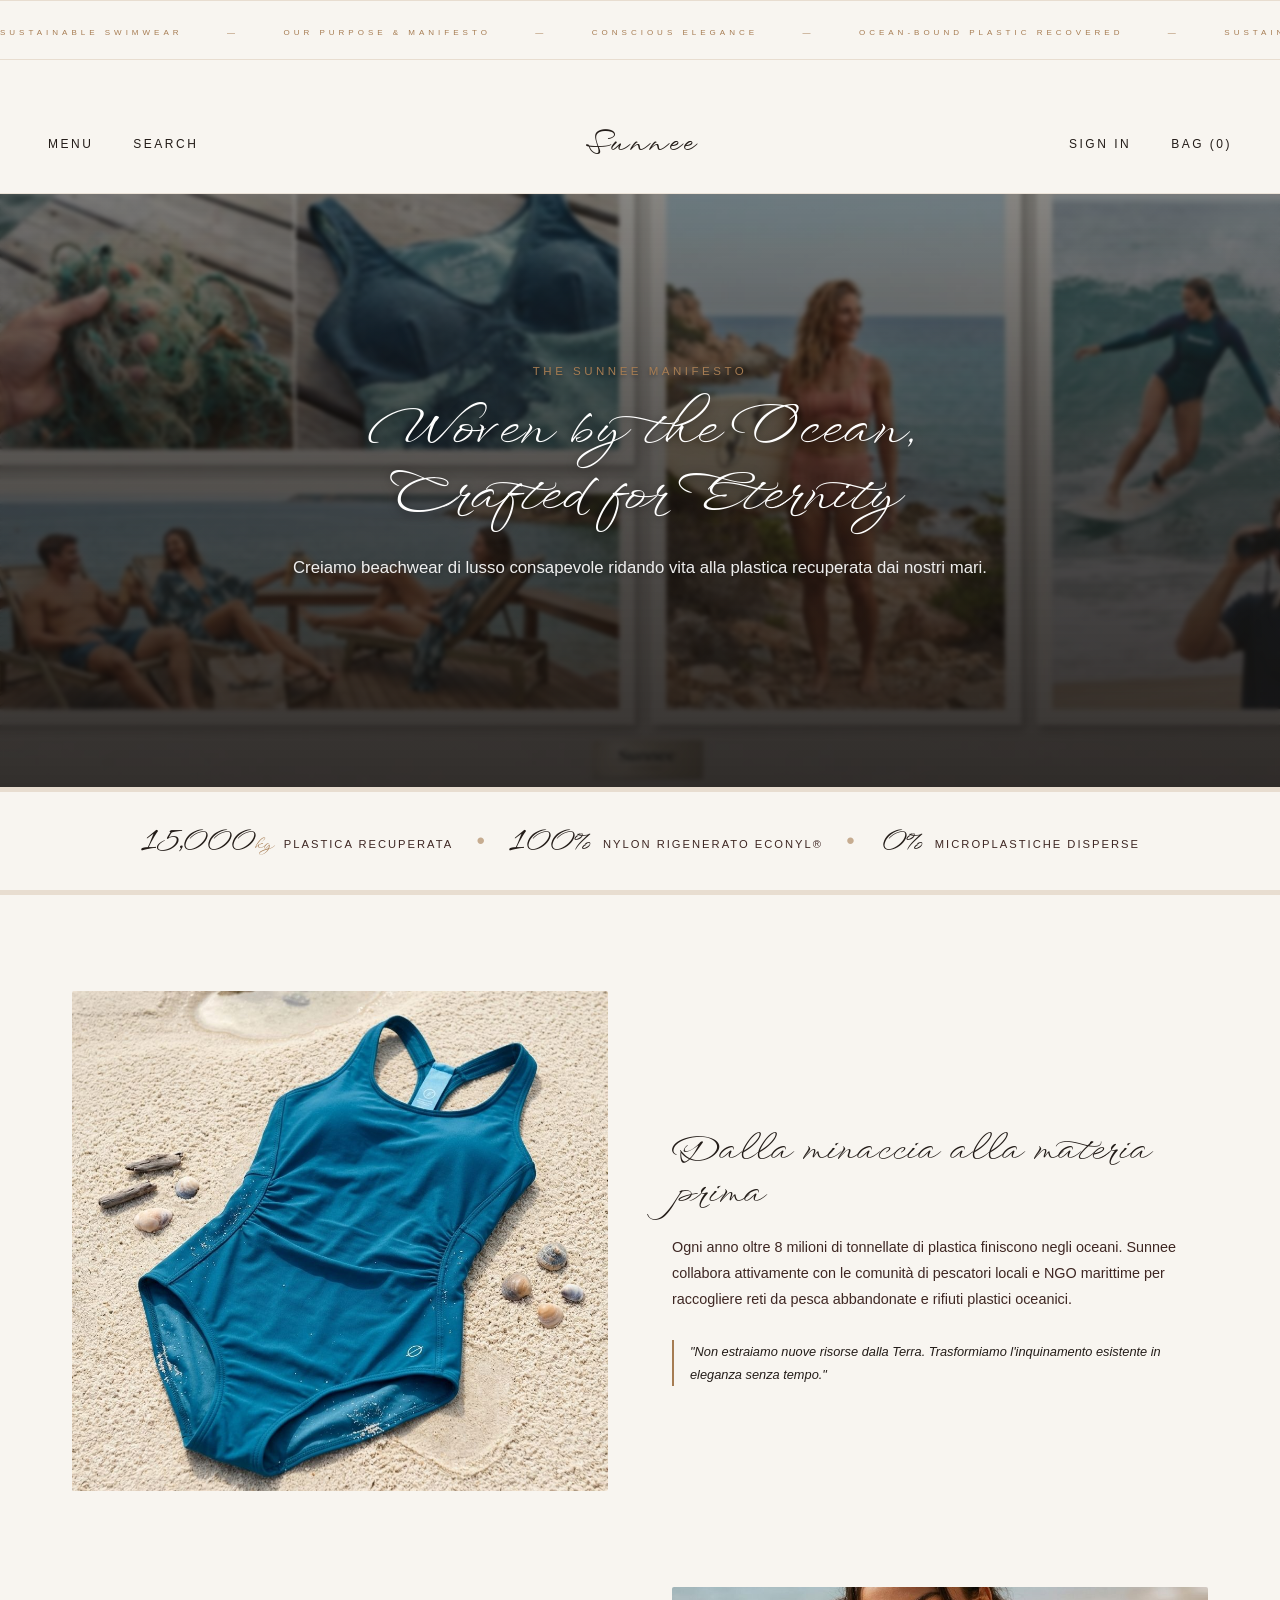
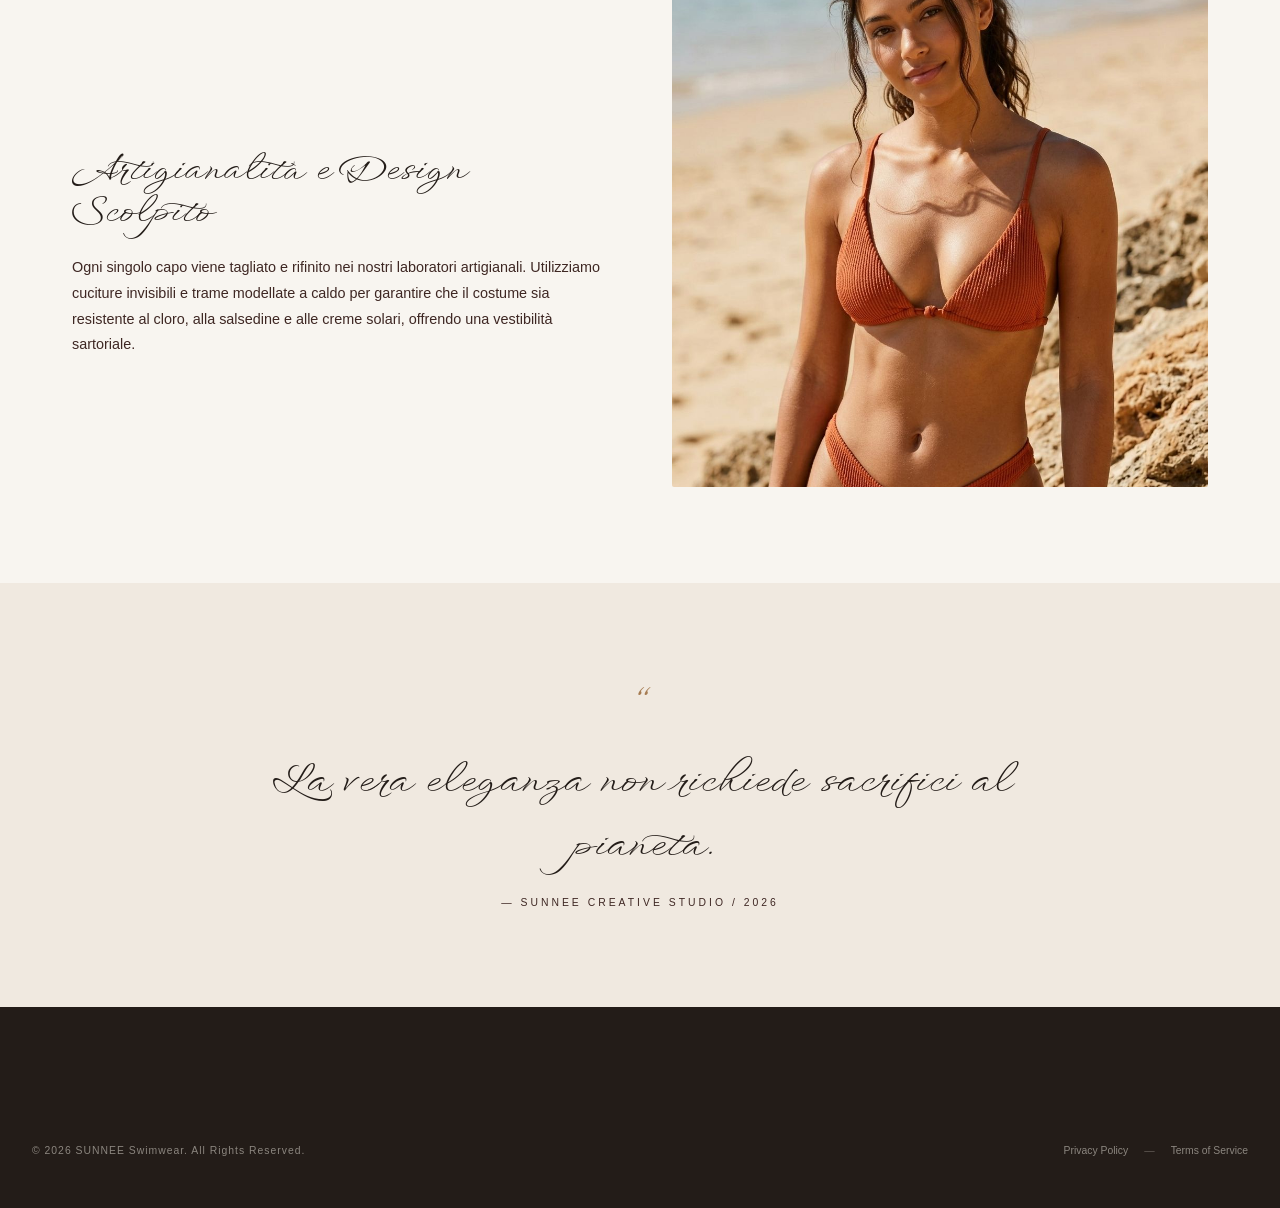
<file: about.html>
<!DOCTYPE html>
<html lang="it">
<head>
    <meta charset="UTF-8">
    <meta name="viewport" content="width=device-width, initial-scale=1.0">
    <title>Our Story & Purpose — Sunnee Sustainable Beachwear</title>
    <!-- Google Fonts -->
    <link rel="preconnect" href="https://fonts.googleapis.com">
    <link rel="preconnect" href="https://fonts.gstatic.com" crossorigin>
    <link href="https://fonts.googleapis.com/css2?family=Playfair+Display+SC:ital,wght@0,400;0,700;0,900;1,400;1,700;1,900&family=WindSong:wght@400;500&family=Montserrat:wght@300;400;500&display=swap" rel="stylesheet">
    <link rel="icon" href="assets/favicon/favicon.ico">
    <link rel="stylesheet" href="assets/css/style.css">
    <link rel="stylesheet" href="assets/css/about.css">
</head>
<body class="sunnee-about-page">

    <!-- 1. Ticker Bar Desktop -->
    <div class="ticker-desktop-bar ticker-standalone-wrap">
        <div class="ticker-move">
            <span class="ticker-item">SUSTAINABLE SWIMWEAR</span>
            <span class="ticker-item">—</span>
            <span class="ticker-item">OUR PURPOSE & MANIFESTO</span>
            <span class="ticker-item">—</span>
            <span class="ticker-item">CONSCIOUS ELEGANCE</span>
            <span class="ticker-item">—</span>
            <span class="ticker-item">OCEAN-BOUND PLASTIC RECOVERED</span>
            <span class="ticker-item">—</span>
            <!-- Duplicato per loop continuo -->
            <span class="ticker-item">SUSTAINABLE SWIMWEAR</span>
            <span class="ticker-item">—</span>
            <span class="ticker-item">OUR PURPOSE & MANIFESTO</span>
            <span class="ticker-item">—</span>
            <span class="ticker-item">CONSCIOUS ELEGANCE</span>
            <span class="ticker-item">—</span>
            <span class="ticker-item">OCEAN-BOUND PLASTIC RECOVERED</span>
            <span class="ticker-item">—</span>
        </div>
    </div>

    <!-- 2. Header & Navbar Globale -->
    <header class="header header--light">
        <div class="nav-container">
            <nav class="nav-left desktop-nav">
                <a href="#" id="menuTriggerBtn" class="nav-trigger">Menu</a>
                <a href="#" id="searchTriggerBtn" class="nav-trigger">Search</a>
            </nav>

            <nav class="nav-left mobile-nav">
                <button class="hamburger-btn" id="hamburgerBtn" aria-label="Menu" aria-expanded="false">
                    <span class="line"></span>
                    <span class="line"></span>
                    <span class="line"></span>
                </button>
            </nav>

            <a href="index.html" class="logo">Sunnee</a>

            <nav class="nav-right desktop-nav">
                <a href="account.html">Sign In</a>
                <a href="bag.html" class="bag-count">Bag (<span class="bag-num">0</span>)</a>
            </nav>

            <nav class="nav-right mobile-nav">
                <a href="#" class="nav-icon-link search-trigger-mobile" aria-label="Cerca">
                    <svg width="15" height="15" viewBox="0 0 24 24" fill="none" stroke="currentColor" stroke-width="1.5"><circle cx="11" cy="11" r="8"/><line x1="21" y1="21" x2="16.65" y2="16.65"/></svg>
                </a>
                <a href="bag.html" class="nav-icon-link bag-icon" aria-label="Carrello">
                    <svg width="15" height="15" viewBox="0 0 24 24" fill="none" stroke="currentColor" stroke-width="1.5"><path d="M6 2L3 6v14a2 2 0 0 0 2 2h14a2 2 0 0 0 2-2V6l-3-4z"/><line x1="3" y1="6" x2="21" y2="6"/><path d="M16 10a4 4 0 0 1-8 0"/></svg>
                    <span class="bag-count bag-num">0</span>
                </a>
            </nav>
        </div>
    </header>

    <main class="about-main">

        <!-- HERO SECTION EDITORIALE -->
        <section class="about-hero">
            <div class="about-hero-overlay"></div>
            <img src="assets/images/backgrounds/bg-about.jpg" alt="Sunnee Atmosphere" class="about-hero-bg">
            <div class="about-hero-content">
                <span class="hero-tag">THE SUNNEE MANIFESTO</span>
                <h1 class="hero-title">Woven by the Ocean, Crafted for Eternity</h1>
                <p class="hero-subtitle">
                    Creiamo beachwear di lusso consapevole ridando vita alla plastica recuperata dai nostri mari.
                </p>
            </div>
        </section>

        <!-- STATS IMPACT METRICS (Versione Minimal & Chic) -->
        <section class="about-impact">
            <div class="impact-container">
                <div class="impact-card">
                    <span class="impact-number">15,000<small>kg</small></span>
                    <span class="impact-label">Plastica Recuperata</span>
                </div>
                <span class="impact-sep">•</span>
                <div class="impact-card">
                    <span class="impact-number">100%</span>
                    <span class="impact-label">Nylon Rigenerato ECONYL®</span>
                </div>
                <span class="impact-sep">•</span>
                <div class="impact-card">
                    <span class="impact-number">0%</span>
                    <span class="impact-label">Microplastiche Disperse</span>
                </div>
            </div>
        </section>

        <!-- STORY SECTION: GRIGLIA ALTERNATA -->
        <section class="about-story">
            
            <div class="story-row">
                <div class="story-img-wrap">
                    <img src="assets/images/products/set3.jpg" alt="Ocean Regeneration Process">
                </div>
                <div class="story-text-wrap">
                    <span class="story-step">01 / DALL'OCEANO AL FILATO</span>
                    <h2>Dalla minaccia alla materia prima</h2>
                    <p>
                        Ogni anno oltre 8 milioni di tonnellate di plastica finiscono negli oceani. Sunnee collabora attivamente con le comunità di pescatori locali e NGO marittime per raccogliere reti da pesca abbandonate e rifiuti plastici oceanici.
                    </p>
                    <p class="story-quote">
                        "Non estraiamo nuove risorse dalla Terra. Trasformiamo l'inquinamento esistente in eleganza senza tempo."
                    </p>
                </div>
            </div>

            <div class="story-row reverse">
                <div class="story-img-wrap">
                    <img src="assets/images/models/model1.jpg" alt="Artisanal Tailoring">
                </div>
                <div class="story-text-wrap">
                    <span class="story-step">02 / MAESTRIA ARTIGIANALE</span>
                    <h2>Artigianalità e Design Scolpito</h2>
                    <p>
                        Ogni singolo capo viene tagliato e rifinito nei nostri laboratori artigianali. Utilizziamo cuciture invisibili e trame modellate a caldo per garantire che il costume sia resistente al cloro, alla salsedine e alle creme solari, offrendo una vestibilità sartoriale.
                    </p>
                </div>
            </div>

        </section>

        <!-- BANNER PHILOSOPHY -->
        <section class="about-quote-banner">
            <div class="quote-content">
                <span class="quote-symbol">“</span>
                <h3>La vera eleganza non richiede sacrifici al pianeta.</h3>
                <span class="quote-author">— SUNNEE CREATIVE STUDIO / 2026</span>
            </div>
        </section>

    </main>

    <!-- SEARCH OVERLAY -->
    <div class="search-overlay" id="searchOverlay" aria-hidden="true">
        <div class="search-container">
            <button class="search-close-btn" id="searchCloseBtn" aria-label="Chiudi ricerca">&times;</button>
            <div class="search-input-wrap">
                <span class="search-icon">
                    <svg width="20" height="20" viewBox="0 0 24 24" fill="none" stroke="currentColor" stroke-width="1.5"><circle cx="11" cy="11" r="8"/><line x1="21" y1="21" x2="16.65" y2="16.65"/></svg>
                </span>
                <input type="text" id="searchInput" placeholder="Cerca bikini, interi, accessori sostenibili..." autocomplete="off">
            </div>
        </div>
    </div>

    <!-- MOBILE DRAWER MENU -->
    <div class="mobile-drawer-overlay" id="mobileDrawerOverlay"></div>
    <aside class="mobile-drawer" id="mobileDrawer" aria-hidden="true">
        <div class="drawer-header">
            <span class="drawer-logo">Sunnee</span>
            <button class="drawer-close-btn" id="drawerCloseBtn" aria-label="Chiudi menu">&times;</button>
        </div>
        <nav class="drawer-nav">
            <ul>
                <li><a href="index.html" class="drawer-link">Home</a></li>
                <li><a href="shop.html" class="drawer-link">Shop</a></li>
                <li><a href="about.html" class="drawer-link active">Chi Siamo</a></li>
                <li><a href="account.html" class="drawer-link">Il mio Account</a></li>
            </ul>
        </nav>
    </aside>

    <!-- FOOTER SINCRONIZZATO -->
    <footer class="site-footer">
        <div class="footer-container">
            <div class="footer-bottom-row">
                <div class="copyright">
                    <p>© 2026 SUNNEE Swimwear. All Rights Reserved.</p>
                </div>
                <div class="legal-links">
                    <a href="privacy.html">Privacy Policy</a>
                    <span>&mdash;</span>
                    <a href="terms.html">Terms of Service</a>
                </div>
            </div>
        </div>
    </footer>

    <!-- SCRIPT INTERATTIVITÀ -->
    <script src="assets/js/main.js"></script>
</body>
</html>
</file>
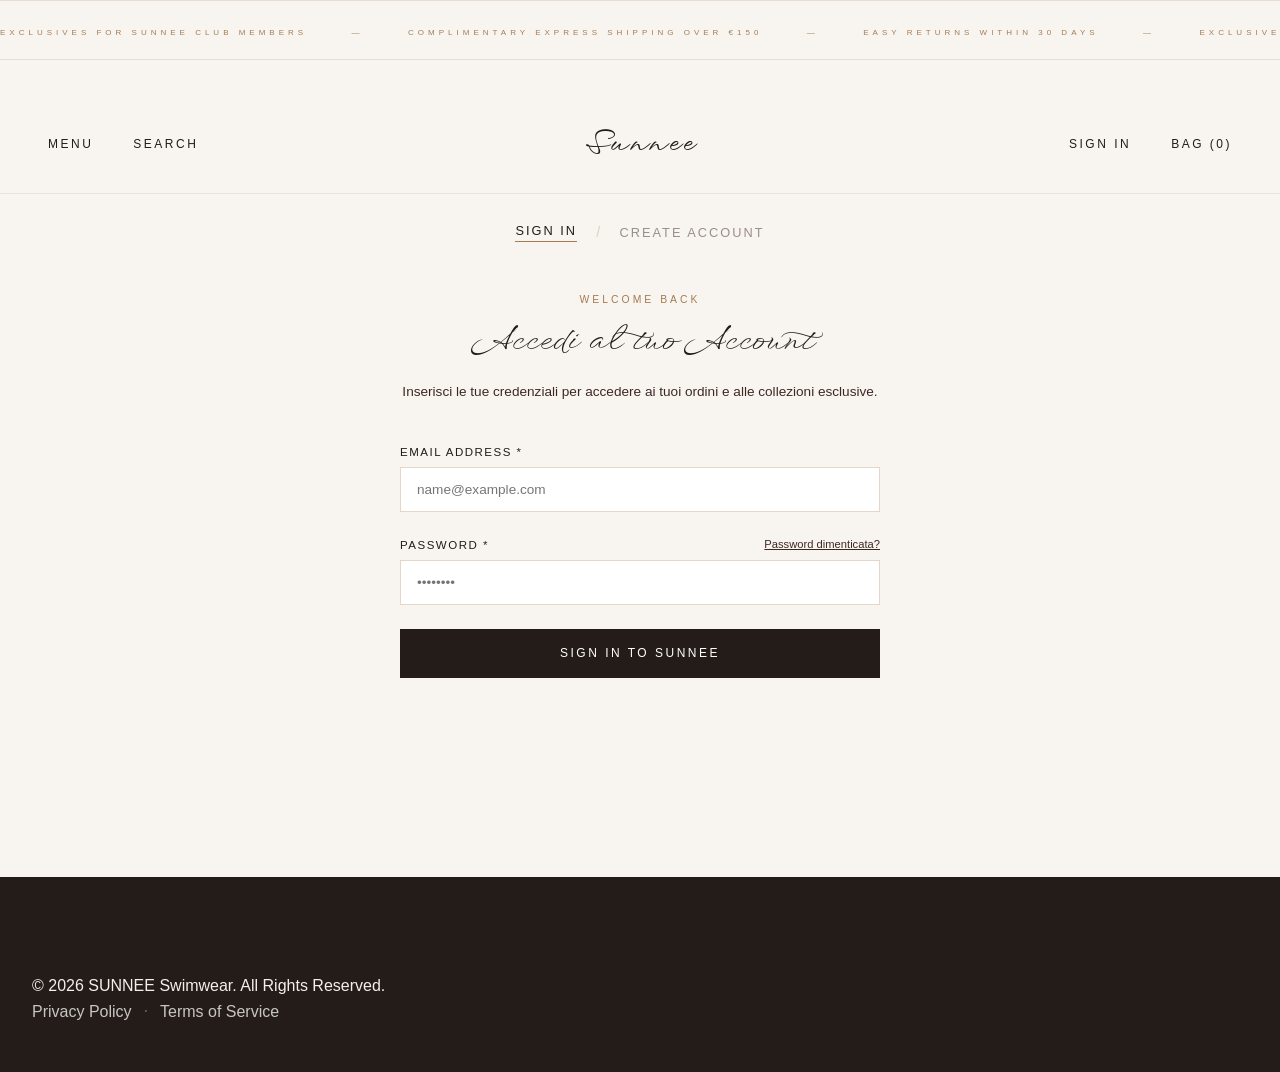
<file: account.html>
<!DOCTYPE html>
<html lang="it">
<head>
    <meta charset="UTF-8">
    <meta name="viewport" content="width=device-width, initial-scale=1.0">
    <title>My Account — Sunnee Sustainable Beachwear</title>
    <!-- Google Fonts -->
    <link rel="preconnect" href="https://fonts.googleapis.com">
    <link rel="preconnect" href="https://fonts.gstatic.com" crossorigin>
    <link href="https://fonts.googleapis.com/css2?family=Playfair+Display+SC:ital,wght@0,400;0,700;0,900;1,400;1,700;1,900&family=WindSong:wght@400;500&family=Montserrat:wght@300;400;500&display=swap" rel="stylesheet">
    <link rel="icon" href="assets/favicon/favicon.ico">
    <link rel="stylesheet" href="assets/css/style.css">
    <link rel="stylesheet" href="assets/css/account.css">
</head>
<body class="sunnee-account-page">

    <!-- 1. Ticker Bar Desktop -->
    <div class="ticker-desktop-bar ticker-standalone-wrap">
        <div class="ticker-move">
            <span class="ticker-item">EXCLUSIVES FOR SUNNEE CLUB MEMBERS</span>
            <span class="ticker-item">—</span>
            <span class="ticker-item">COMPLIMENTARY EXPRESS SHIPPING OVER €150</span>
            <span class="ticker-item">—</span>
            <span class="ticker-item">EASY RETURNS WITHIN 30 DAYS</span>
            <span class="ticker-item">—</span>
            <!-- Duplicato per loop -->
            <span class="ticker-item">EXCLUSIVES FOR SUNNEE CLUB MEMBERS</span>
            <span class="ticker-item">—</span>
            <span class="ticker-item">COMPLIMENTARY EXPRESS SHIPPING OVER €150</span>
            <span class="ticker-item">—</span>
            <span class="ticker-item">EASY RETURNS WITHIN 30 DAYS</span>
            <span class="ticker-item">—</span>
        </div>
    </div>

    <!-- 2. Header & Navbar Globale -->
    <header class="header header--light">
        <div class="nav-container">
            <nav class="nav-left desktop-nav">
                <a href="#" id="menuTriggerBtn" class="nav-trigger">Menu</a>
                <a href="#" id="searchTriggerBtn" class="nav-trigger">Search</a>
            </nav>

            <nav class="nav-left mobile-nav">
                <button class="hamburger-btn" id="hamburgerBtn" aria-label="Menu">
                    <span class="line"></span>
                    <span class="line"></span>
                    <span class="line"></span>
                </button>
            </nav>

            <a href="index.html" class="logo">Sunnee</a>

            <nav class="nav-right desktop-nav">
                <a href="account.html" class="active">Sign In</a>
                <a href="bag.html" class="bag-count">Bag (<span class="bag-num">0</span>)</a>
            </nav>

            <nav class="nav-right mobile-nav">
            <a href="#" class="nav-icon-link search-trigger-mobile" aria-label="Cerca">
                <svg width="15" height="15" viewBox="0 0 24 24" fill="none" stroke="currentColor" stroke-width="1.5"><circle cx="11" cy="11" r="8"/><line x1="21" y1="21" x2="16.65" y2="16.65"/></svg>
            </a>
            <a href="bag.html" class="nav-icon-link bag-icon" aria-label="Carrello">
                <svg width="15" height="15" viewBox="0 0 24 24" fill="none" stroke="currentColor" stroke-width="1.5"><path d="M6 2L3 6v14a2 2 0 0 0 2 2h14a2 2 0 0 0 2-2V6l-3-4z"/><line x1="3" y1="6" x2="21" y2="6"/><path d="M16 10a4 4 0 0 1-8 0"/></svg>
                <span class="bag-count bag-num">0</span>
            </a>
        </nav>
        </div>
    </header>

    <main class="account-main">
        <div class="account-container">
            
            <!-- SEZIONE AUTHENTICATION (LOGIN / REGISTER) -->
            <div class="auth-wrapper" id="authSection">
                <div class="auth-tabs">
                    <button class="tab-btn active" id="tabLoginBtn" onclick="switchTab('login')">SIGN IN</button>
                    <span class="tab-sep">/</span>
                    <button class="tab-btn" id="tabRegisterBtn" onclick="switchTab('register')">CREATE ACCOUNT</button>
                </div>

                <!-- FORM ACCEDI -->
                <form class="auth-form active" id="loginForm" onsubmit="handleAuthSim(event, 'login')">
                    <span class="form-tag">WELCOME BACK</span>
                    <h2 class="form-title">Accedi al tuo Account</h2>
                    <p class="form-sub">Inserisci le tue credenziali per accedere ai tuoi ordini e alle collezioni esclusive.</p>

                    <div class="input-group">
                        <label for="loginEmail">Email Address *</label>
                        <input type="email" id="loginEmail" required placeholder="name@example.com">
                    </div>

                    <div class="input-group">
                        <div class="label-row">
                            <label for="loginPassword">Password *</label>
                            <a href="#" class="forgot-pass" id="forgotPassLink">Password dimenticata?</a>
                        </div>
                        <input type="password" id="loginPassword" required placeholder="••••••••">
                    </div>

                    <button type="submit" class="btn-account-submit">SIGN IN TO SUNNEE</button>
                </form>

                <!-- FORM REGISTRAZIONE -->
                <form class="auth-form" id="registerForm" onsubmit="handleAuthSim(event, 'register')">
                    <span class="form-tag">JOIN THE SUNNEE CLUB</span>
                    <h2 class="form-title">Crea un nuovo Account</h2>
                    <p class="form-sub">Registrati per un checkout più rapido e per accedere a promozioni riservate.</p>

                    <div class="form-row-2col">
                        <div class="input-group">
                            <label for="regFirstName">Nome *</label>
                            <input type="text" id="regFirstName" required placeholder="Elena">
                        </div>
                        <div class="input-group">
                            <label for="regLastName">Cognome *</label>
                            <input type="text" id="regLastName" required placeholder="Rossi">
                        </div>
                    </div>

                    <div class="input-group">
                        <label for="regEmail">Email Address *</label>
                        <input type="email" id="regEmail" required placeholder="name@example.com">
                    </div>

                    <div class="input-group">
                        <label for="regPassword">Password *</label>
                        <input type="password" id="regPassword" required placeholder="Almeno 8 caratteri">
                    </div>

                    <div class="checkbox-group">
                        <input type="checkbox" id="regNewsletter" checked>
                        <label for="regNewsletter">Desidero ricevere anteprime esclusive e aggiornamenti sulla sostenibilità.</label>
                    </div>

                    <button type="submit" class="btn-account-submit">CREATE ACCOUNT</button>
                </form>
            </div>

            <!-- DASHBOARD UTENTE (SIMULAZIONE UTENTE LOGGATO) -->
            <div class="dashboard-wrapper" id="dashboardSection" style="display: none;">
                <div class="dashboard-header">
                    <div>
                        <span class="dash-tag">SUNNEE MEMBER</span>
                        <h1 class="dash-title">Benvenuta, <span id="userNameDisplay">Elena</span></h1>
                    </div>
                    <button class="btn-logout" onclick="handleLogout()">DISCONNETTI</button>
                </div>

                <div class="dashboard-grid">
                    <!-- Navigazione Schede Account -->
                    <aside class="dash-nav">
                        <button class="dash-nav-btn active" onclick="switchDashTab('orders', this)">
                            <svg width="16" height="16" viewBox="0 0 24 24" fill="none" stroke="currentColor" stroke-width="1.5"><path d="M6 2L3 6v14a2 2 0 0 0 2 2h14a2 2 0 0 0 2-2V6l-3-4z"/><line x1="3" y1="6" x2="21" y2="6"/></svg>
                            I miei Ordini
                        </button>
                        <button class="dash-nav-btn" onclick="switchDashTab('addresses', this)">
                            <svg width="16" height="16" viewBox="0 0 24 24" fill="none" stroke="currentColor" stroke-width="1.5"><path d="M21 10c0 7-9 13-9 13s-9-6-9-13a9 9 0 0 1 18 0z"/><circle cx="12" cy="10" r="3"/></svg>
                            Indirizzi di Spedizione
                        </button>
                        <button class="dash-nav-btn" onclick="switchDashTab('details', this)">
                            <svg width="16" height="16" viewBox="0 0 24 24" fill="none" stroke="currentColor" stroke-width="1.5"><path d="M20 21v-2a4 4 0 0 0-4-4H8a4 4 0 0 0-4 4v2"/><circle cx="12" cy="7" r="4"/></svg>
                            Dettagli Profilo
                        </button>
                    </aside>

                    <!-- Contenuto Schede -->
                    <div class="dash-content">
                        
                        <!-- TAB ORDINI -->
                        <div class="dash-tab-pane active" id="paneOrders">
                            <h3 class="pane-title">Storico Ordini</h3>
                            
                            <div class="order-card">
                                <div class="order-header-row">
                                    <div>
                                        <span class="order-num">Ordine #SN-2026-8891</span>
                                        <span class="order-date">12 Ottobre 2026</span>
                                    </div>
                                    <span class="order-status badge-delivered">Consegnato</span>
                                </div>
                                <div class="order-items-thumb">
                                    <img src="assets/images/products/set1.jpg" alt="Palmera Top">
                                    <img src="assets/images/products/set2.jpg" alt="Sol Bikini">
                                </div>
                                <div class="order-footer-row">
                                    <span class="order-total">Totale: <strong>€137.00</strong></span>
                                    <a href="#" class="btn-order-details" data-order="SN-2026-8891">Vedi Dettagli &rarr;</a>
                                </div>
                            </div>
                        </div>

                        <!-- TAB INDIRIZZI -->
                        <div class="dash-tab-pane" id="paneAddresses" style="display: none;">
                            <h3 class="pane-title">Indirizzi Salvati</h3>
                            <div class="address-card">
                                <span class="default-badge">PREDEFINITO</span>
                                <h4 id="addrName">Elena Rossi</h4>
                                <p id="addrLines">Via della Spiga, 12<br>20121 Milano (MI), Italia</p>
                                <p id="addrPhone">Tel: +39 340 123 4567</p>
                                <button class="btn-edit-address" id="editAddressBtn">Modifica Indirizzo</button>
                            </div>
                        </div>

                        <!-- TAB DETTAGLI -->
                        <div class="dash-tab-pane" id="paneDetails" style="display: none;">
                            <h3 class="pane-title">Informazioni Personali</h3>
                            <form class="profile-form" id="profileForm">
                                <div class="form-row-2col">
                                    <div class="input-group">
                                        <label for="profileFirst">Nome</label>
                                        <input type="text" id="profileFirst" value="Elena" required>
                                    </div>
                                    <div class="input-group">
                                        <label for="profileLast">Cognome</label>
                                        <input type="text" id="profileLast" value="Rossi" required>
                                    </div>
                                </div>
                                <div class="input-group">
                                    <label for="profileEmail">Email</label>
                                    <input type="email" id="profileEmail" value="elena.rossi@example.com" required>
                                </div>
                                <button type="submit" class="btn-account-submit" style="width: auto; padding: 0.8rem 2rem;">SALVA MODIFICHE</button>
                                <p class="form-saved" id="profileSaved" role="status"></p>
                            </form>
                        </div>
                    </div>
                </div>
            </div>

        </div>
    </main>

    <!-- SEARCH OVERLAY -->
    <div class="search-overlay" id="searchOverlay" aria-hidden="true">
        <div class="search-container">
            <button class="search-close-btn" id="searchCloseBtn" aria-label="Chiudi ricerca">&times;</button>
            <div class="search-input-wrap">
                <span class="search-icon">
                    <svg width="20" height="20" viewBox="0 0 24 24" fill="none" stroke="currentColor" stroke-width="1.5"><circle cx="11" cy="11" r="8"/><line x1="21" y1="21" x2="16.65" y2="16.65"/></svg>
                </span>
                <input type="text" placeholder="Cerca bikini, interi, accessori sostenibili..." autocomplete="off">
            </div>
        </div>
    </div>

    <!-- MOBILE DRAWER MENU -->
    <div class="mobile-drawer-overlay" id="mobileDrawerOverlay"></div>
    <aside class="mobile-drawer" id="mobileDrawer" aria-hidden="true">
        <div class="drawer-header">
            <span class="drawer-logo">Sunnee</span>
            <button class="drawer-close-btn" id="drawerCloseBtn" aria-label="Chiudi menu">&times;</button>
        </div>
        <nav class="drawer-nav">
            <ul>
                <li><a href="index.html" class="drawer-link">Home</a></li>
                <li><a href="shop.html" class="drawer-link">Shop</a></li>
                <li><a href="about.html" class="drawer-link">Chi Siamo</a></li>
                <li><a href="account.html" class="drawer-link active">Il mio Account</a></li>
            </ul>
        </nav>
    </aside>

    <!-- FOOTER SINCRONIZZATO -->
    <footer class="site-footer shop-footer-compact">
        <div class="footer-container">
            <div class="footer-content-row">
                <div class="copyright">
                    <p>© 2026 SUNNEE Swimwear. All Rights Reserved.</p>
                </div>
                <div class="legal-links">
                    <a href="privacy.html">Privacy Policy</a>
                    <span class="dot">•</span>
                    <a href="terms.html">Terms of Service</a>
                </div>
            </div>
        </div>
    </footer>

    <!-- POPUP DI SIMULAZIONE (password dimenticata, dettagli ordine) -->
    <div class="sim-modal" id="simModal" aria-hidden="true">
        <div class="sim-modal-box" role="dialog" aria-modal="true" aria-labelledby="simTitle">
            <button class="sim-close" id="simClose" aria-label="Chiudi">&times;</button>
            <h3 id="simTitle"></h3>
            <div id="simBody"></div>
        </div>
    </div>

    <!-- SCRIPT GESTIONE SCHEDE & AUTENTICAZIONE SIMULATA -->
    <script src="assets/js/main.js"></script>
    <script src="assets/js/account.js"></script>
</body>
</html>
</file>
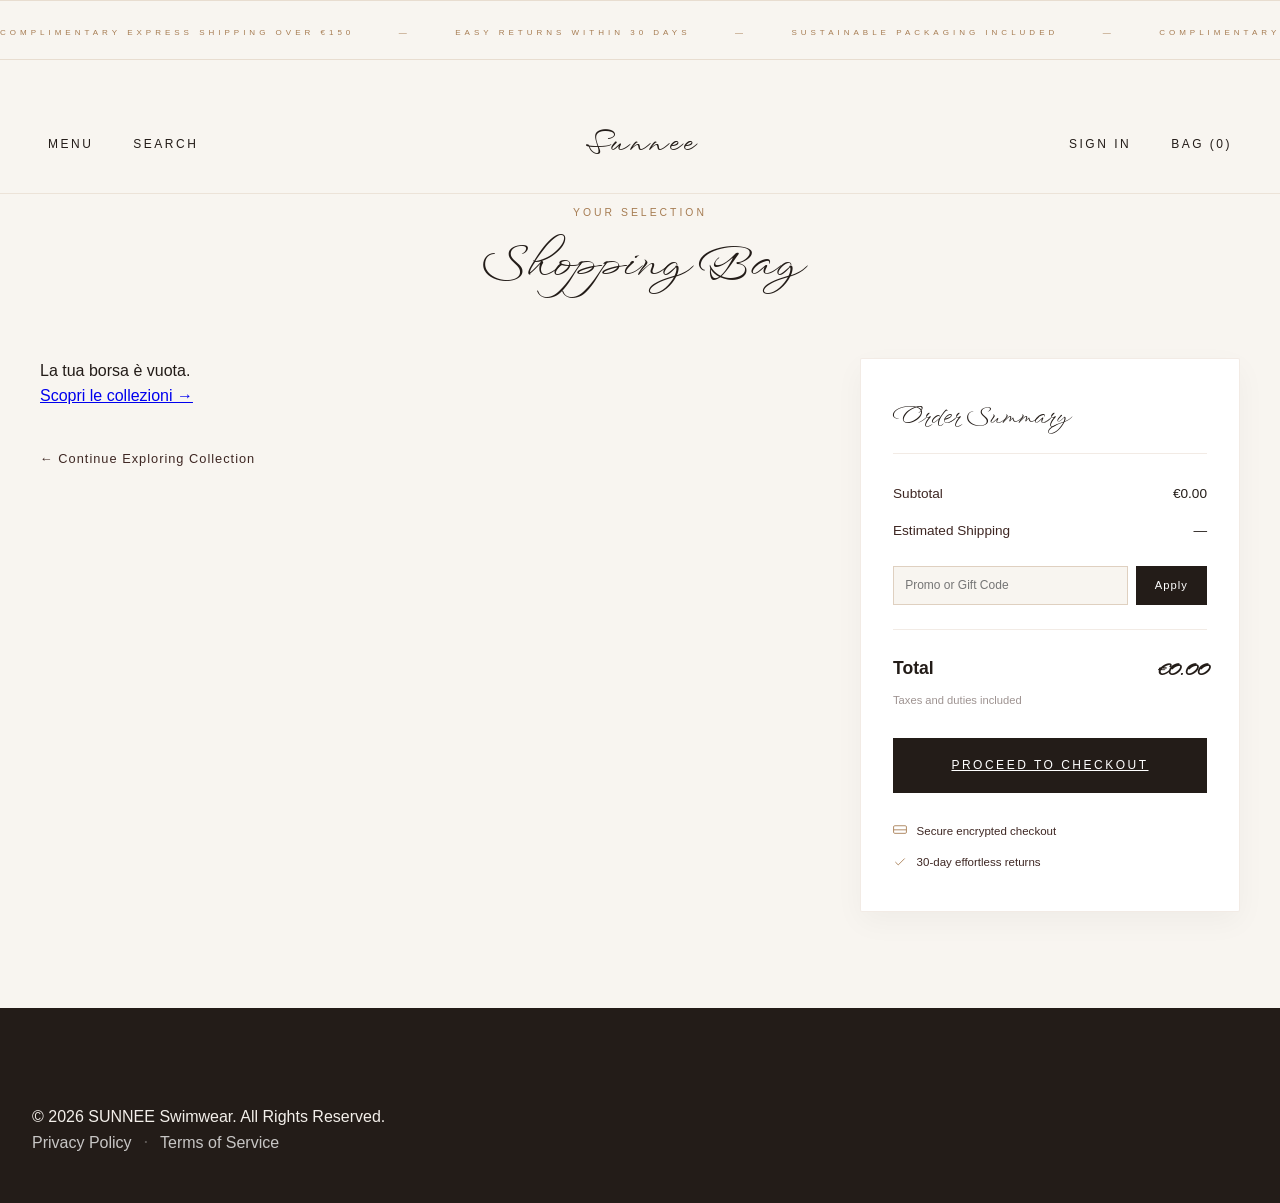
<file: bag.html>
<!DOCTYPE html>
<html lang="it">
<head>
    <meta charset="UTF-8">
    <meta name="viewport" content="width=device-width, initial-scale=1.0">
    <title>Your Shopping Bag — Sunnee Sustainable Beachwear</title>
    <!-- Google Fonts -->
    <link rel="preconnect" href="https://fonts.googleapis.com">
    <link rel="preconnect" href="https://fonts.gstatic.com" crossorigin>
    <link href="https://fonts.googleapis.com/css2?family=Playfair+Display+SC:ital,wght@0,400;0,700;0,900;1,400;1,700;1,900&family=WindSong:wght@400;500&family=Montserrat:wght@300;400;500&display=swap" rel="stylesheet">
    <link rel="icon" href="assets/favicon/favicon.ico">
    <link rel="stylesheet" href="assets/css/style.css">
    <link rel="stylesheet" href="assets/css/bag.css">
</head>
<body class="sunnee-bag-page" data-cart-managed="true">

    <!-- 1. Ticker Bar Desktop -->
    <div class="ticker-desktop-bar ticker-standalone-wrap">
        <div class="ticker-move">
            <span class="ticker-item">COMPLIMENTARY EXPRESS SHIPPING OVER €150</span>
            <span class="ticker-item">—</span>
            <span class="ticker-item">EASY RETURNS WITHIN 30 DAYS</span>
            <span class="ticker-item">—</span>
            <span class="ticker-item">SUSTAINABLE PACKAGING INCLUDED</span>
            <span class="ticker-item">—</span>
            <!-- Duplicato per loop -->
            <span class="ticker-item">COMPLIMENTARY EXPRESS SHIPPING OVER €150</span>
            <span class="ticker-item">—</span>
            <span class="ticker-item">EASY RETURNS WITHIN 30 DAYS</span>
            <span class="ticker-item">—</span>
            <span class="ticker-item">SUSTAINABLE PACKAGING INCLUDED</span>
            <span class="ticker-item">—</span>
        </div>
    </div>

    <!-- 2. Header & Navbar Globale -->
    <header class="header header--light">
        <div class="nav-container">
            <nav class="nav-left desktop-nav">
                <a href="#" id="menuTriggerBtn" class="nav-trigger">Menu</a>
                <a href="#" id="searchTriggerBtn" class="nav-trigger">Search</a>
            </nav>

            <nav class="nav-left mobile-nav">
                <button class="hamburger-btn" id="hamburgerBtn" aria-label="Menu">
                    <span class="line"></span>
                    <span class="line"></span>
                    <span class="line"></span>
                </button>
            </nav>

            <a href="index.html" class="logo">Sunnee</a>

            <nav class="nav-right desktop-nav">
                <a href="account.html">Sign In</a>
                <a href="bag.html" class="bag-count active">Bag (<span class="bag-num">2</span>)</a>
            </nav>

            <nav class="nav-right mobile-nav">
            <a href="#" class="nav-icon-link search-trigger-mobile" aria-label="Cerca">
                <svg width="15" height="15" viewBox="0 0 24 24" fill="none" stroke="currentColor" stroke-width="1.5"><circle cx="11" cy="11" r="8"/><line x1="21" y1="21" x2="16.65" y2="16.65"/></svg>
            </a>
            <a href="bag.html" class="nav-icon-link bag-icon" aria-label="Carrello">
                <svg width="15" height="15" viewBox="0 0 24 24" fill="none" stroke="currentColor" stroke-width="1.5"><path d="M6 2L3 6v14a2 2 0 0 0 2 2h14a2 2 0 0 0 2-2V6l-3-4z"/><line x1="3" y1="6" x2="21" y2="6"/><path d="M16 10a4 4 0 0 1-8 0"/></svg>
                <span class="bag-count bag-num">0</span>
            </a>
        </nav>
        </div>
    </header>

    <main class="bag-main">
        <div class="bag-container">
            
            <!-- HEADER TITOLO -->
            <div class="bag-header">
                <span class="bag-tag">YOUR SELECTION</span>
                <h1 class="bag-title">Shopping Bag</h1>
            </div>

            <div class="bag-layout-grid">
                
                <!-- COLONNA SINISTRA: LISTA PRODOTTI -->
                <div class="bag-items-col">
                    
                    <!-- Barra Avanzamento Spedizione Gratuita -->
                    <div class="free-shipping-progress">
                        <p class="progress-text">Ti mancano <strong>€13.00</strong> per la <strong>Spedizione Gratuita Express</strong></p>
                        <div class="progress-bar-bg">
                            <div class="progress-bar-fill" style="width: 91%;"></div>
                        </div>
                    </div>

                    <!-- Lista Articoli -->
                    <div class="bag-items-list">
                        
                        <!-- Articolo 1 -->
                        <div class="bag-item-card">
                            <div class="item-img-wrap">
                                <img src="assets/images/products/set1.jpg" alt="Palmera Bikini">
                            </div>
                            <div class="item-details">
                                <div class="item-header-row">
                                    <h3 class="item-name">Palmera Bikini</h3>
                                    <span class="item-price">€72.00</span>
                                </div>
                                <span class="item-meta">Color: Terracotta / Size: S</span>
                                <span class="item-sustainability">100% Recycled Nylon</span>

                                <div class="item-actions-row">
                                    <div class="qty-selector">
                                        <button class="qty-btn minus">-</button>
                                        <span class="qty-value">1</span>
                                        <button class="qty-btn plus">+</button>
                                    </div>
                                    <button class="btn-remove-item">Remove</button>
                                </div>
                            </div>
                        </div>

                        <!-- Articolo 2 -->
                        <div class="bag-item-card">
                            <div class="item-img-wrap">
                                <img src="assets/images/products/set2.jpg" alt="Sol Set">
                            </div>
                            <div class="item-details">
                                <div class="item-header-row">
                                    <h3 class="item-name">Sol Set</h3>
                                    <span class="item-price">€65.00</span>
                                </div>
                                <span class="item-meta">Color: Terracotta / Size: M</span>
                                <span class="item-sustainability">ECONYL® Regenerated Yarn</span>

                                <div class="item-actions-row">
                                    <div class="qty-selector">
                                        <button class="qty-btn minus">-</button>
                                        <span class="qty-value">1</span>
                                        <button class="qty-btn plus">+</button>
                                    </div>
                                    <button class="btn-remove-item">Remove</button>
                                </div>
                            </div>
                        </div>

                    </div>

                    <a href="shop.html" class="continue-shopping-link">&larr; Continue Exploring Collection</a>
                </div>

                <!-- COLONNA DESTRAM: RIEPILOGO E CHECKOUT -->
                <aside class="bag-summary-col">
                    <div class="summary-card">
                        <h2 class="summary-title">Order Summary</h2>

                        <div class="summary-row">
                            <span>Subtotal</span>
                            <span class="summary-val">€137.00</span>
                        </div>

                        <div class="summary-row">
                            <span>Estimated Shipping</span>
                            <span class="summary-val">€8.00</span>
                        </div>

                        <div class="promo-code-wrap">
                            <input type="text" placeholder="Promo or Gift Code" class="promo-input">
                            <button class="btn-apply-promo">Apply</button>
                        </div>

                        <div class="summary-divider"></div>

                        <div class="summary-row total-row">
                            <span>Total</span>
                            <span class="total-val">€145.00</span>
                        </div>
                        <span class="tax-note">Taxes and duties included</span>

                        <a href="checkout.html" class="btn-checkout">PROCEED TO CHECKOUT</a>

                        <div class="summary-perks">
                            <div class="perk-item">
                                <svg width="14" height="14" viewBox="0 0 24 24" fill="none" stroke="currentColor" stroke-width="1.5"><rect x="1" y="3" width="22" height="13" rx="2"/><line x1="1" y1="10" x2="23" y2="10"/></svg>
                                <span>Secure encrypted checkout</span>
                            </div>
                            <div class="perk-item">
                                <svg width="14" height="14" viewBox="0 0 24 24" fill="none" stroke="currentColor" stroke-width="1.5"><polyline points="20 6 9 17 4 12"/></svg>
                                <span>30-day effortless returns</span>
                            </div>
                        </div>
                    </div>
                </aside>

            </div>
        </div>
    </main>

    <!-- SEARCH OVERLAY -->
    <div class="search-overlay" id="searchOverlay" aria-hidden="true">
        <div class="search-container">
            <button class="search-close-btn" id="searchCloseBtn" aria-label="Chiudi ricerca">&times;</button>
            <div class="search-input-wrap">
                <span class="search-icon">
                    <svg width="20" height="20" viewBox="0 0 24 24" fill="none" stroke="currentColor" stroke-width="1.5"><circle cx="11" cy="11" r="8"/><line x1="21" y1="21" x2="16.65" y2="16.65"/></svg>
                </span>
                <input type="text" id="searchInput" placeholder="Cerca bikini, interi, accessori sostenibili..." autocomplete="off">
            </div>
        </div>
    </div>

    <!-- MOBILE DRAWER MENU -->
    <div class="mobile-drawer-overlay" id="mobileDrawerOverlay"></div>
    <aside class="mobile-drawer" id="mobileDrawer" aria-hidden="true">
        <div class="drawer-header">
            <span class="drawer-logo">Sunnee</span>
            <button class="drawer-close-btn" id="drawerCloseBtn" aria-label="Chiudi menu">&times;</button>
        </div>
        <nav class="drawer-nav">
            <ul>
                <li><a href="index.html" class="drawer-link">Home</a></li>
                <li><a href="shop.html" class="drawer-link">Shop</a></li>
                <li><a href="about.html" class="drawer-link">Chi Siamo</a></li>
                <li><a href="account.html" class="drawer-link">Il mio Account</a></li>
            </ul>
        </nav>
    </aside>

    <!-- FOOTER SINCRONIZZATO -->
    <footer class="site-footer shop-footer-compact">
        <div class="footer-container">
            <div class="footer-content-row">
                <div class="copyright">
                    <p>© 2026 SUNNEE Swimwear. All Rights Reserved.</p>
                </div>
                <div class="legal-links">
                    <a href="privacy.html">Privacy Policy</a>
                    <span class="dot">•</span>
                    <a href="terms.html">Terms of Service</a>
                </div>
            </div>
        </div>
    </footer>

    <script src="assets/js/main.js"></script>
    <script src="assets/js/products.js"></script>
    <script src="assets/js/bag.js"></script>
</body>
</html>
</file>
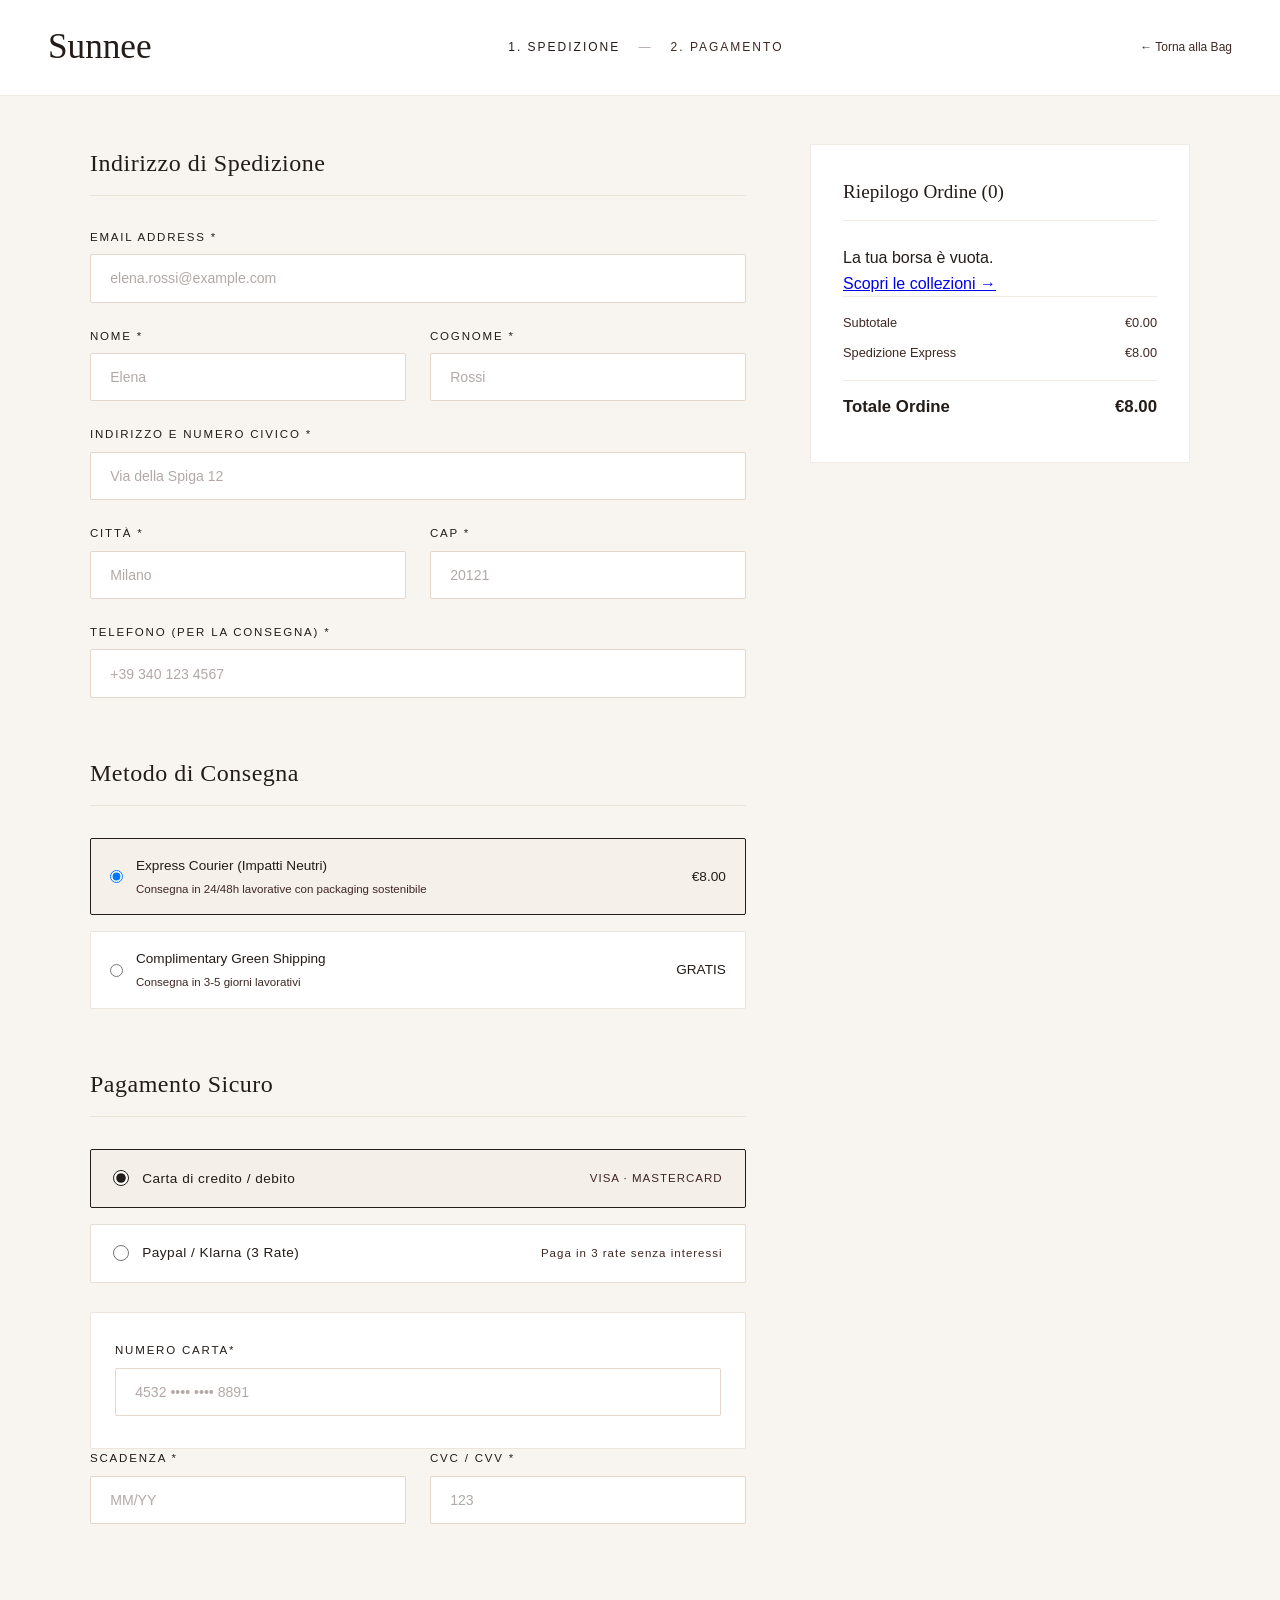
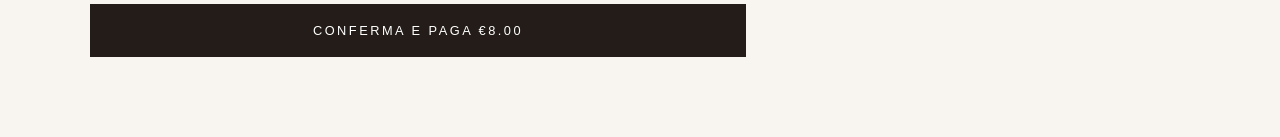
<file: checkout.html>
<!DOCTYPE html>
<html lang="it">
<head>
    <meta charset="UTF-8">
    <meta name="viewport" content="width=device-width, initial-scale=1.0">
    <title>Checkout — Sunnee Sustainable Beachwear</title>
    <!-- Google Fonts -->
    <link rel="preconnect" href="https://fonts.googleapis.com">
    <link rel="preconnect" href="https://fonts.gstatic.com" crossorigin>
    <link href="https://fonts.googleapis.com/css2?family=Playfair+Display+SC:ital,wght@0,400;0,700;0,900;1,400;1,700;1,900&family=Montserrat:wght@300;400;500&display=swap" rel="stylesheet">
    <link rel="icon" href="assets/favicon/favicon.ico">
    <link rel="stylesheet" href="assets/css/style.css">
    <link rel="stylesheet" href="assets/css/checkout.css">
</head>
<body class="sunnee-checkout-page">

    <!-- Header Minimale per il Checkout (Mantiene l'attenzione sull'acquisto) -->
    <header class="checkout-header">
        <div class="checkout-header-inner">
            <a href="index.html" class="logo">Sunnee</a>
            <div class="checkout-steps-nav">
                <span class="step active">1. Spedizione</span>
                <span class="step-sep">&mdash;</span>
                <span class="step">2. Pagamento</span>
            </div>
            <a href="bag.html" class="back-bag-link">&larr; Torna alla Bag</a>
        </div>
    </header>

    <main class="checkout-main">
        <div class="checkout-container">
            
            <!-- COLONNA SINISTRA: FORM CHECKOUT -->
            <div class="checkout-form-col">
                <form id="checkoutForm">
                    
                    <!-- STEP 1: DATI DI SPEDIZIONE -->
                    <section class="checkout-section">
                        <h2 class="section-title">Indirizzo di Spedizione</h2>
                        
                        <div class="input-group">
                            <label for="coEmail">Email Address *</label>
                            <input type="email" id="coEmail" required placeholder="elena.rossi@example.com">
                        </div>

                        <div class="form-row-2col">
                            <div class="input-group">
                                <label for="coFirstName">Nome *</label>
                                <input type="text" id="coFirstName" required placeholder="Elena">
                            </div>
                            <div class="input-group">
                                <label for="coLastName">Cognome *</label>
                                <input type="text" id="coLastName" required placeholder="Rossi">
                            </div>
                        </div>

                        <div class="input-group">
                            <label for="coAddress">Indirizzo e Numero Civico *</label>
                            <input type="text" id="coAddress" required placeholder="Via della Spiga 12">
                        </div>

                        <div class="form-row-2col">
                            <div class="input-group">
                                <label for="coCity">Città *</label>
                                <input type="text" id="coCity" required placeholder="Milano">
                            </div>
                            <div class="input-group">
                                <label for="coZip">CAP *</label>
                                <input type="text" id="coZip" inputmode="numeric" pattern="[0-9]{5}" maxlength="5" title="5 cifre" autocomplete="postal-code" required placeholder="20121">
                            </div>
                        </div>

                        <div class="input-group">
                            <label for="coPhone">Telefono (per la consegna) *</label>
                            <input type="tel" id="coPhone" inputmode="tel" required autocomplete="tel" placeholder="+39 340 123 4567">
                        </div>
                    </section>

                    <!-- STEP 2: METODO DI SPEDIZIONE -->
                    <section class="checkout-section">
                        <h2 class="section-title">Metodo di Consegna</h2>
                        
                        <div class="shipping-options">
                            <label class="shipping-radio-box active">
                                <input type="radio" name="shippingMethod" value="express" checked>
                                <div class="radio-content">
                                    <span class="ship-name">Express Courier (Impatti Neutri)</span>
                                    <span class="ship-desc">Consegna in 24/48h lavorative con packaging sostenibile</span>
                                </div>
                                <span class="ship-price">€8.00</span>
                            </label>

                            <label class="shipping-radio-box">
                                <input type="radio" name="shippingMethod" value="free">
                                <div class="radio-content">
                                    <span class="ship-name">Complimentary Green Shipping</span>
                                    <span class="ship-desc">Consegna in 3-5 giorni lavorativi</span>
                                </div>
                                <span class="ship-price">GRATIS</span>
                            </label>
                        </div>
                    </section>

                    <!-- STEP 3: METODO DI PAGAMENTO -->
                    <section class="checkout-section">
                        <h2 class="section-title">Pagamento Sicuro</h2>

                        <div class="payment-selector-box">
                            <label class="payment-option-card">
                                <div class="pay-left">
                                    <input type="radio" name="paymentType" value="card" checked>
                                    <span class="pay-title">Carta di credito / debito</span>
                                </div>
                                <div class="pay-icons"><span>VISA · MASTERCARD</span></div>
                            </label>

                            <label class="payment-option-card">
                                <div class="pay-left">
                                    <input type="radio" name="paymentType" class="paypal">
                                    <span class="pay-title">Paypal / Klarna (3 Rate)</span>
                                </div>
                                <div class="pay-icons"><span>Paga in 3 rate senza interessi</span></div>
                            </label>
                        </div>
                        
                        <div class="credit-card-fields" id="cardFields">
                            <div class="input-group">
                                <label for="cardNum">Numero Carta*</label>
                                <input type="text" id="cardNum" inputmode="numeric" pattern="[0-9 ]{19}" maxlength="19" title="16 cifre" autocomplete="cc-number" placeholder="4532 •••• •••• 8891" required>
                            </div>
                        </div>
                        
                        <div class="form-row-2col">
                                <div class="input-group">
                                    <label for="cardExp">Scadenza *</label>
                                    <input type="text" id="cardExp" inputmode="numeric" pattern="(0[1-9]|1[0-2])/[0-9]{2}" maxlength="5" title="MM/AA" autocomplete="cc-exp" placeholder="MM/YY" required>
                                </div>
                                <div class="input-group">
                                    <label for="cardCvc">CVC / CVV *</label>
                                    <input type="text" id="cardCvc" inputmode="numeric" pattern="[0-9]{3,4}" maxlength="4" title="3 o 4 cifre" autocomplete="cc-csc" placeholder="123" required>
                                </div>
                        </div>
                    </section>

                    <button type="submit" class="btn-complete-order">CONFERMA E PAGA €145.00</button>
                </form>
            </div>

            <!-- COLONNA DESTRA: RIEPILOGO ORDINE -->
            <aside class="checkout-summary-col">
                <div class="summary-box">
                    <h3 class="summary-title">Riepilogo Ordine (2)</h3>

                    <div class="co-item">
                        <img src="assets/images/products/set1.jpg" alt="Palmera Top">
                        <div class="co-item-info">
                            <h4>Palmera Bikini</h4>
                            <span>Taglia: S / Colore: Terracotta</span>
                            <strong>€72.00</strong>
                        </div>
                    </div>

                    <div class="co-item">
                        <img src="assets/images/products/set2.jpg" alt="Sol Set">
                        <div class="co-item-info">
                            <h4>Sol Set</h4>
                            <span>Taglia: M / Colore: Terracotta</span>
                            <strong>€65.00</strong>
                        </div>
                    </div>

                    <div class="summary-breakdown">
                        <div class="row"><span>Subtotale</span><span>€137.00</span></div>
                        <div class="row"><span>Spedizione Express</span><span>€8.00</span></div>
                        <div class="row total"><span>Totale Ordine</span><span>€145.00</span></div>
                    </div>
                </div>
            </aside>

        </div>
    </main>

    <!-- MODALE DI CONFERMA ORDINE COMPLETATO -->
    <div class="order-success-overlay" id="successOverlay">
        <div class="success-card">
            <span class="sunnee-sun-icon">☀️</span>
            <h2>Grazie per il tuo Ordine!</h2>
            <p>Abbiamo ricevuto il tuo ordine <strong>#SN-2026-9912</strong>. Ti abbiamo inviato una mail di conferma con i dettagli del tracciamento.</p>
            <a href="index.html" class="btn-back-home">TORNA ALLA HOME</a>
        </div>
    </div>

    <script src="assets/js/main.js"></script>
    <script src="assets/js/products.js"></script>
    <script src="assets/js/checkout.js"></script>
</body>
</html>
</file>
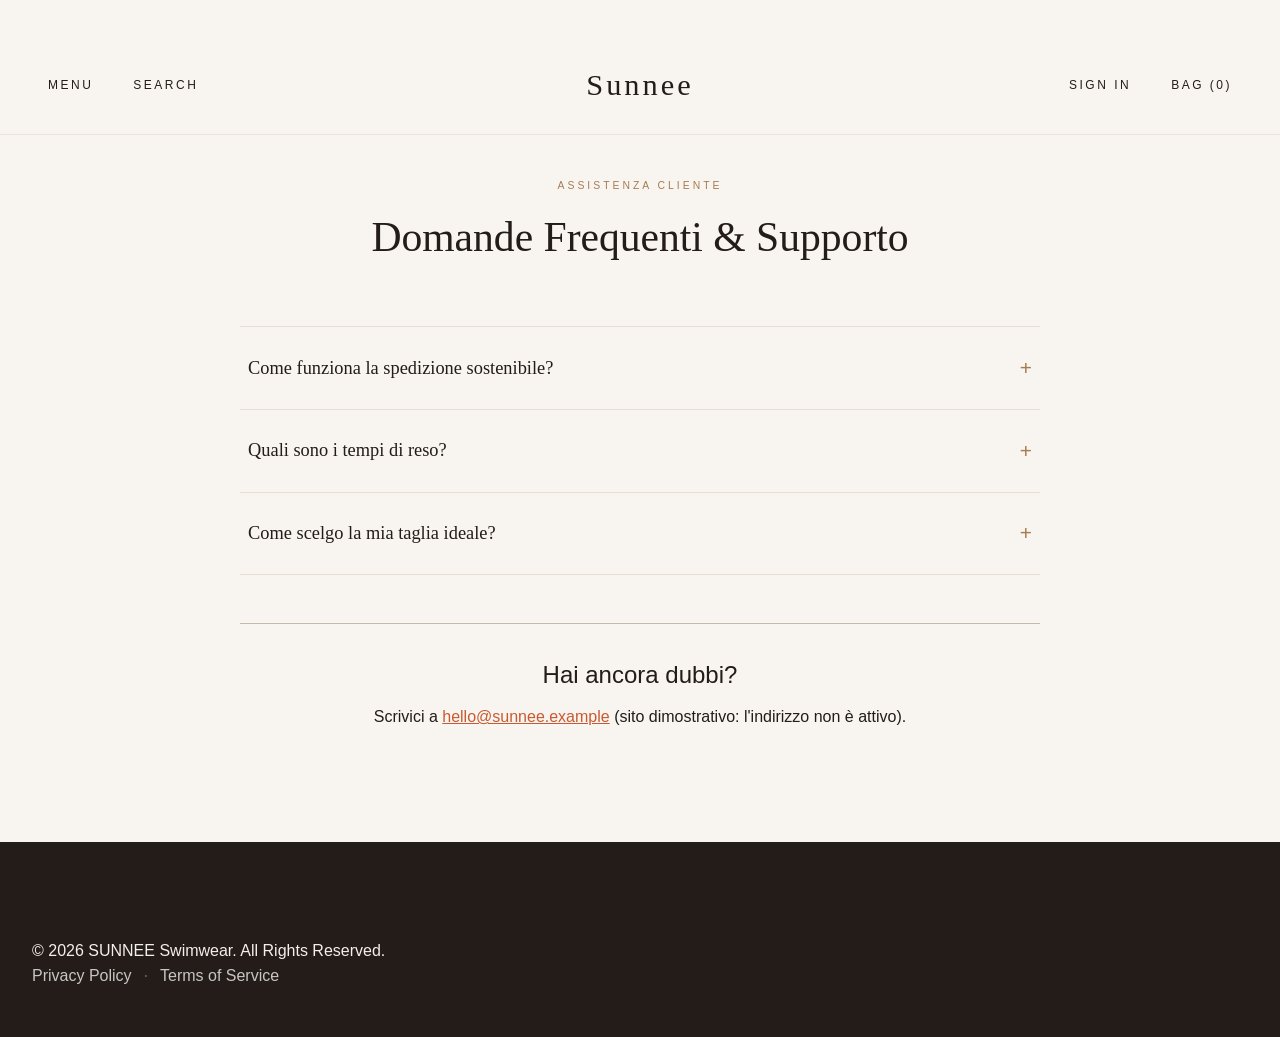
<file: faq.html>
<!DOCTYPE html>
<html lang="it">
<head>
    <meta charset="UTF-8">
    <meta name="viewport" content="width=device-width, initial-scale=1.0">
    <title>Customer Care & FAQ — Sunnee</title>
    <link href="https://fonts.googleapis.com/css2?family=Playfair+Display+SC:wght@400;700&family=Montserrat:wght@300;400;500&display=swap" rel="stylesheet">
    <link rel="icon" href="assets/favicon/favicon.ico">
    <link rel="stylesheet" href="assets/css/style.css">
    <link rel="stylesheet" href="assets/css/faq.css">
    <link rel="stylesheet" href="assets/css/legal.css">
</head>
<body class="sunnee-faq-page">

    <!-- Header Globale -->
    <header class="header header--light">
        <div class="nav-container">
            <nav class="nav-left desktop-nav">
                <a href="#" id="menuTriggerBtn" class="nav-trigger">Menu</a>
                <a href="#" id="searchTriggerBtn" class="nav-trigger">Search</a>
            </nav>

            <nav class="nav-left mobile-nav">
                <button class="hamburger-btn" id="hamburgerBtn" aria-label="Menu" aria-expanded="false">
                    <span class="line"></span>
                    <span class="line"></span>
                    <span class="line"></span>
                </button>
            </nav>

            <a href="index.html" class="logo">Sunnee</a>

            <nav class="nav-right desktop-nav">
                <a href="account.html">Sign In</a>
                <a href="bag.html" class="bag-count">Bag (<span class="bag-num">0</span>)</a>
            </nav>

            <nav class="nav-right mobile-nav">
                <a href="#" class="nav-icon-link search-trigger-mobile" aria-label="Cerca">
                    <svg width="15" height="15" viewBox="0 0 24 24" fill="none" stroke="currentColor" stroke-width="1.5"><circle cx="11" cy="11" r="8"/><line x1="21" y1="21" x2="16.65" y2="16.65"/></svg>
                </a>
                <a href="bag.html" class="nav-icon-link bag-icon" aria-label="Carrello">
                    <svg width="15" height="15" viewBox="0 0 24 24" fill="none" stroke="currentColor" stroke-width="1.5"><path d="M6 2L3 6v14a2 2 0 0 0 2 2h14a2 2 0 0 0 2-2V6l-3-4z"/><line x1="3" y1="6" x2="21" y2="6"/><path d="M16 10a4 4 0 0 1-8 0"/></svg>
                    <span class="bag-count bag-num">0</span>
                </a>
            </nav>
        </div>
    </header>

    <main class="faq-main">
        <div class="faq-container">
            <span class="faq-tag">ASSISTENZA CLIENTE</span>
            <h1 class="faq-title">Domande Frequenti & Supporto</h1>

            <div class="faq-accordion">
                
                <div class="faq-item" id="shipping">
                    <button class="faq-question" onclick="toggleFaq(this)">
                        <span>Come funziona la spedizione sostenibile?</span>
                        <span class="faq-icon">+</span>
                    </button>
                    <div class="faq-answer">
                        <p>Tutte le nostre spedizioni vengono effettuate con corrieri a impatto neutro di CO2. Inoltre, ogni capo viene confezionato in packaging 100% compostabile derivato dal mais.</p>
                    </div>
                </div>

                <div class="faq-item" id="returns">
                    <button class="faq-question" onclick="toggleFaq(this)">
                        <span>Quali sono i tempi di reso?</span>
                        <span class="faq-icon">+</span>
                    </button>
                    <div class="faq-answer">
                        <p>Offriamo il reso gratuito entro 30 giorni dalla ricezione dell'ordine. I capi devono essere intatti, con il sigillo igienico originale e nella confezione in dotazione.</p>
                    </div>
                </div>

                <div class="faq-item" id="sizes">
                    <button class="faq-question" onclick="toggleFaq(this)">
                        <span>Come scelgo la mia taglia ideale?</span>
                        <span class="faq-icon">+</span>
                    </button>
                    <div class="faq-answer">
                        <p>I nostri costumi vestono secondo le taglie standard italiane. Se sei indecisa tra due taglie, ti consigliamo di scegliere la taglia superiore per una vestibilità più morbida.</p>
                    </div>
                </div>

            </div>

            <section class="faq-contact" id="contact">
                <h2>Hai ancora dubbi?</h2>
                <p>Scrivici a <a href="mailto:hello@sunnee.example">hello@sunnee.example</a> (sito dimostrativo: l'indirizzo non è attivo).</p>
            </section>
        </div>
    </main>

    <!-- SEARCH OVERLAY -->
    <div class="search-overlay" id="searchOverlay" aria-hidden="true">
        <div class="search-container">
            <button class="search-close-btn" id="searchCloseBtn" aria-label="Chiudi ricerca">&times;</button>
            <div class="search-input-wrap">
                <span class="search-icon">
                    <svg width="20" height="20" viewBox="0 0 24 24" fill="none" stroke="currentColor" stroke-width="1.5"><circle cx="11" cy="11" r="8"/><line x1="21" y1="21" x2="16.65" y2="16.65"/></svg>
                </span>
                <input type="text" id="searchInput" placeholder="Cerca bikini, interi, accessori sostenibili..." autocomplete="off">
            </div>
        </div>
    </div>

    <!-- MOBILE DRAWER MENU -->
    <div class="mobile-drawer-overlay" id="mobileDrawerOverlay"></div>
    <aside class="mobile-drawer" id="mobileDrawer" aria-hidden="true">
        <div class="drawer-header">
            <span class="drawer-logo">Sunnee</span>
            <button class="drawer-close-btn" id="drawerCloseBtn" aria-label="Chiudi menu">&times;</button>
        </div>
        <nav class="drawer-nav">
            <ul>
                <li><a href="index.html" class="drawer-link">Home</a></li>
                <li><a href="shop.html" class="drawer-link">Shop</a></li>
                <li><a href="about.html" class="drawer-link">Chi Siamo</a></li>
                <li><a href="account.html" class="drawer-link">Il mio Account</a></li>
            </ul>
        </nav>
    </aside>

    <!-- Footer -->
    <footer class="site-footer shop-footer-compact">
        <div class="footer-container">
            <div class="footer-content-row">
                <div class="copyright"><p>© 2026 SUNNEE Swimwear. All Rights Reserved.</p></div>
            <div class="legal-links"><a href="privacy.html">Privacy Policy</a><span class="dot">•</span><a href="terms.html">Terms of Service</a></div>
            </div>
        </div>
    </footer>

    <script src="assets/js/main.js"></script>
    <script src="assets/js/faq.js"></script>
</body>
</html>
</file>
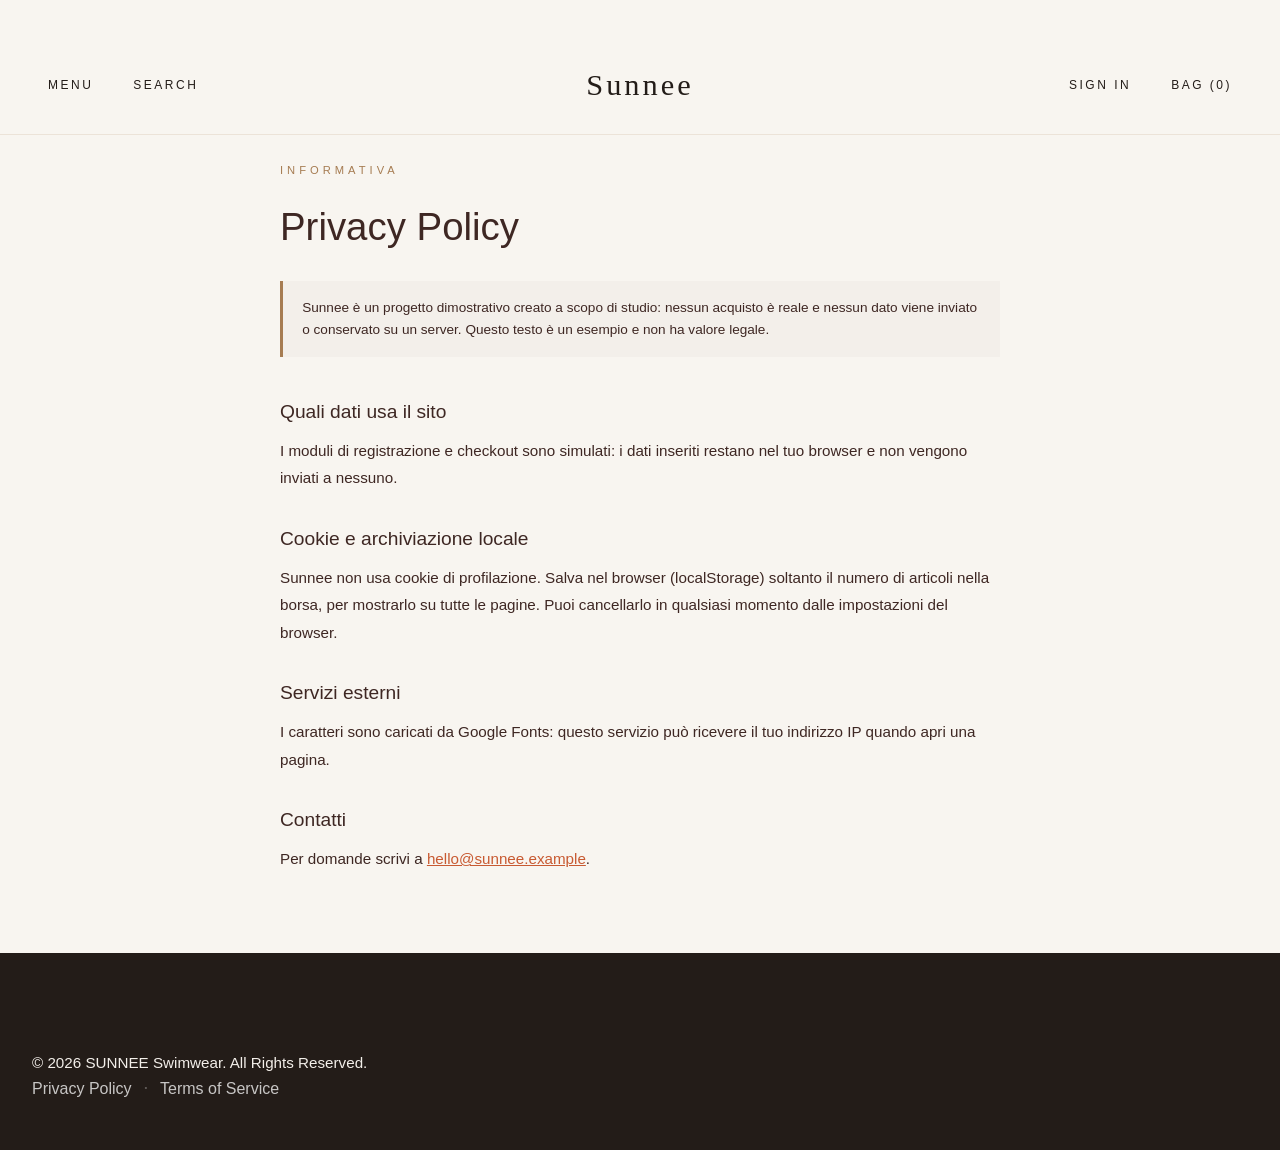
<file: privacy.html>
<!DOCTYPE html>
<html lang="it">
<head>
    <meta charset="UTF-8">
    <meta name="viewport" content="width=device-width, initial-scale=1.0">
    <title>Privacy Policy — Sunnee</title>
    <link href="https://fonts.googleapis.com/css2?family=Playfair+Display+SC:wght@400;700&family=Montserrat:wght@300;400;500&display=swap" rel="stylesheet">
    <link rel="icon" href="assets/favicon/favicon.ico">
    <link rel="stylesheet" href="assets/css/style.css">
    <link rel="stylesheet" href="assets/css/legal.css">
</head>
<body class="sunnee-legal-page">

    <!-- Header Globale -->
    <header class="header header--light">
        <div class="nav-container">
            <nav class="nav-left desktop-nav">
                <a href="#" id="menuTriggerBtn" class="nav-trigger">Menu</a>
                <a href="#" id="searchTriggerBtn" class="nav-trigger">Search</a>
            </nav>

            <nav class="nav-left mobile-nav">
                <button class="hamburger-btn" id="hamburgerBtn" aria-label="Menu" aria-expanded="false">
                    <span class="line"></span>
                    <span class="line"></span>
                    <span class="line"></span>
                </button>
            </nav>

            <a href="index.html" class="logo">Sunnee</a>

            <nav class="nav-right desktop-nav">
                <a href="account.html">Sign In</a>
                <a href="bag.html" class="bag-count">Bag (<span class="bag-num">0</span>)</a>
            </nav>

            <nav class="nav-right mobile-nav">
                <a href="#" class="nav-icon-link search-trigger-mobile" aria-label="Cerca">
                    <svg width="15" height="15" viewBox="0 0 24 24" fill="none" stroke="currentColor" stroke-width="1.5"><circle cx="11" cy="11" r="8"/><line x1="21" y1="21" x2="16.65" y2="16.65"/></svg>
                </a>
                <a href="bag.html" class="nav-icon-link bag-icon" aria-label="Carrello">
                    <svg width="15" height="15" viewBox="0 0 24 24" fill="none" stroke="currentColor" stroke-width="1.5"><path d="M6 2L3 6v14a2 2 0 0 0 2 2h14a2 2 0 0 0 2-2V6l-3-4z"/><line x1="3" y1="6" x2="21" y2="6"/><path d="M16 10a4 4 0 0 1-8 0"/></svg>
                    <span class="bag-count bag-num">0</span>
                </a>
            </nav>
        </div>
    </header>

    <main class="legal-main">
        <article class="legal-container">
            <span class="legal-tag">INFORMATIVA</span>
            <h1 class="legal-title">Privacy Policy</h1>
            <p class="legal-note">Sunnee è un progetto dimostrativo creato a scopo di studio: nessun acquisto è reale e nessun dato viene inviato o conservato su un server. Questo testo è un esempio e non ha valore legale.</p>

            <h2>Quali dati usa il sito</h2>
            <p>I moduli di registrazione e checkout sono simulati: i dati inseriti restano nel tuo browser e non vengono inviati a nessuno.</p>
            <h2 id="cookie">Cookie e archiviazione locale</h2>
            <p>Sunnee non usa cookie di profilazione. Salva nel browser (localStorage) soltanto il numero di articoli nella borsa, per mostrarlo su tutte le pagine. Puoi cancellarlo in qualsiasi momento dalle impostazioni del browser.</p>
            <h2>Servizi esterni</h2>
            <p>I caratteri sono caricati da Google Fonts: questo servizio può ricevere il tuo indirizzo IP quando apri una pagina.</p>
            <h2>Contatti</h2>
            <p>Per domande scrivi a <a href="mailto:hello@sunnee.example">hello@sunnee.example</a>.</p>
        </article>
    </main>

    <!-- SEARCH OVERLAY -->
    <div class="search-overlay" id="searchOverlay" aria-hidden="true">
        <div class="search-container">
            <button class="search-close-btn" id="searchCloseBtn" aria-label="Chiudi ricerca">&times;</button>
            <div class="search-input-wrap">
                <span class="search-icon">
                    <svg width="20" height="20" viewBox="0 0 24 24" fill="none" stroke="currentColor" stroke-width="1.5"><circle cx="11" cy="11" r="8"/><line x1="21" y1="21" x2="16.65" y2="16.65"/></svg>
                </span>
                <input type="text" id="searchInput" placeholder="Cerca bikini, interi, accessori sostenibili..." autocomplete="off">
            </div>
        </div>
    </div>

    <!-- MOBILE DRAWER MENU -->
    <div class="mobile-drawer-overlay" id="mobileDrawerOverlay"></div>
    <aside class="mobile-drawer" id="mobileDrawer" aria-hidden="true">
        <div class="drawer-header">
            <span class="drawer-logo">Sunnee</span>
            <button class="drawer-close-btn" id="drawerCloseBtn" aria-label="Chiudi menu">&times;</button>
        </div>
        <nav class="drawer-nav">
            <ul>
                <li><a href="index.html" class="drawer-link">Home</a></li>
                <li><a href="shop.html" class="drawer-link">Shop</a></li>
                <li><a href="about.html" class="drawer-link">Chi Siamo</a></li>
                <li><a href="account.html" class="drawer-link">Il mio Account</a></li>
            </ul>
        </nav>
    </aside>

    <!-- Footer -->
    <footer class="site-footer shop-footer-compact">
        <div class="footer-container">
            <div class="footer-content-row">
                <div class="copyright"><p>© 2026 SUNNEE Swimwear. All Rights Reserved.</p></div>
                <div class="legal-links"><a href="privacy.html">Privacy Policy</a><span class="dot">•</span><a href="terms.html">Terms of Service</a></div>
            </div>
        </div>
    </footer>

    <script src="assets/js/main.js"></script>
</body>
</html>
</file>
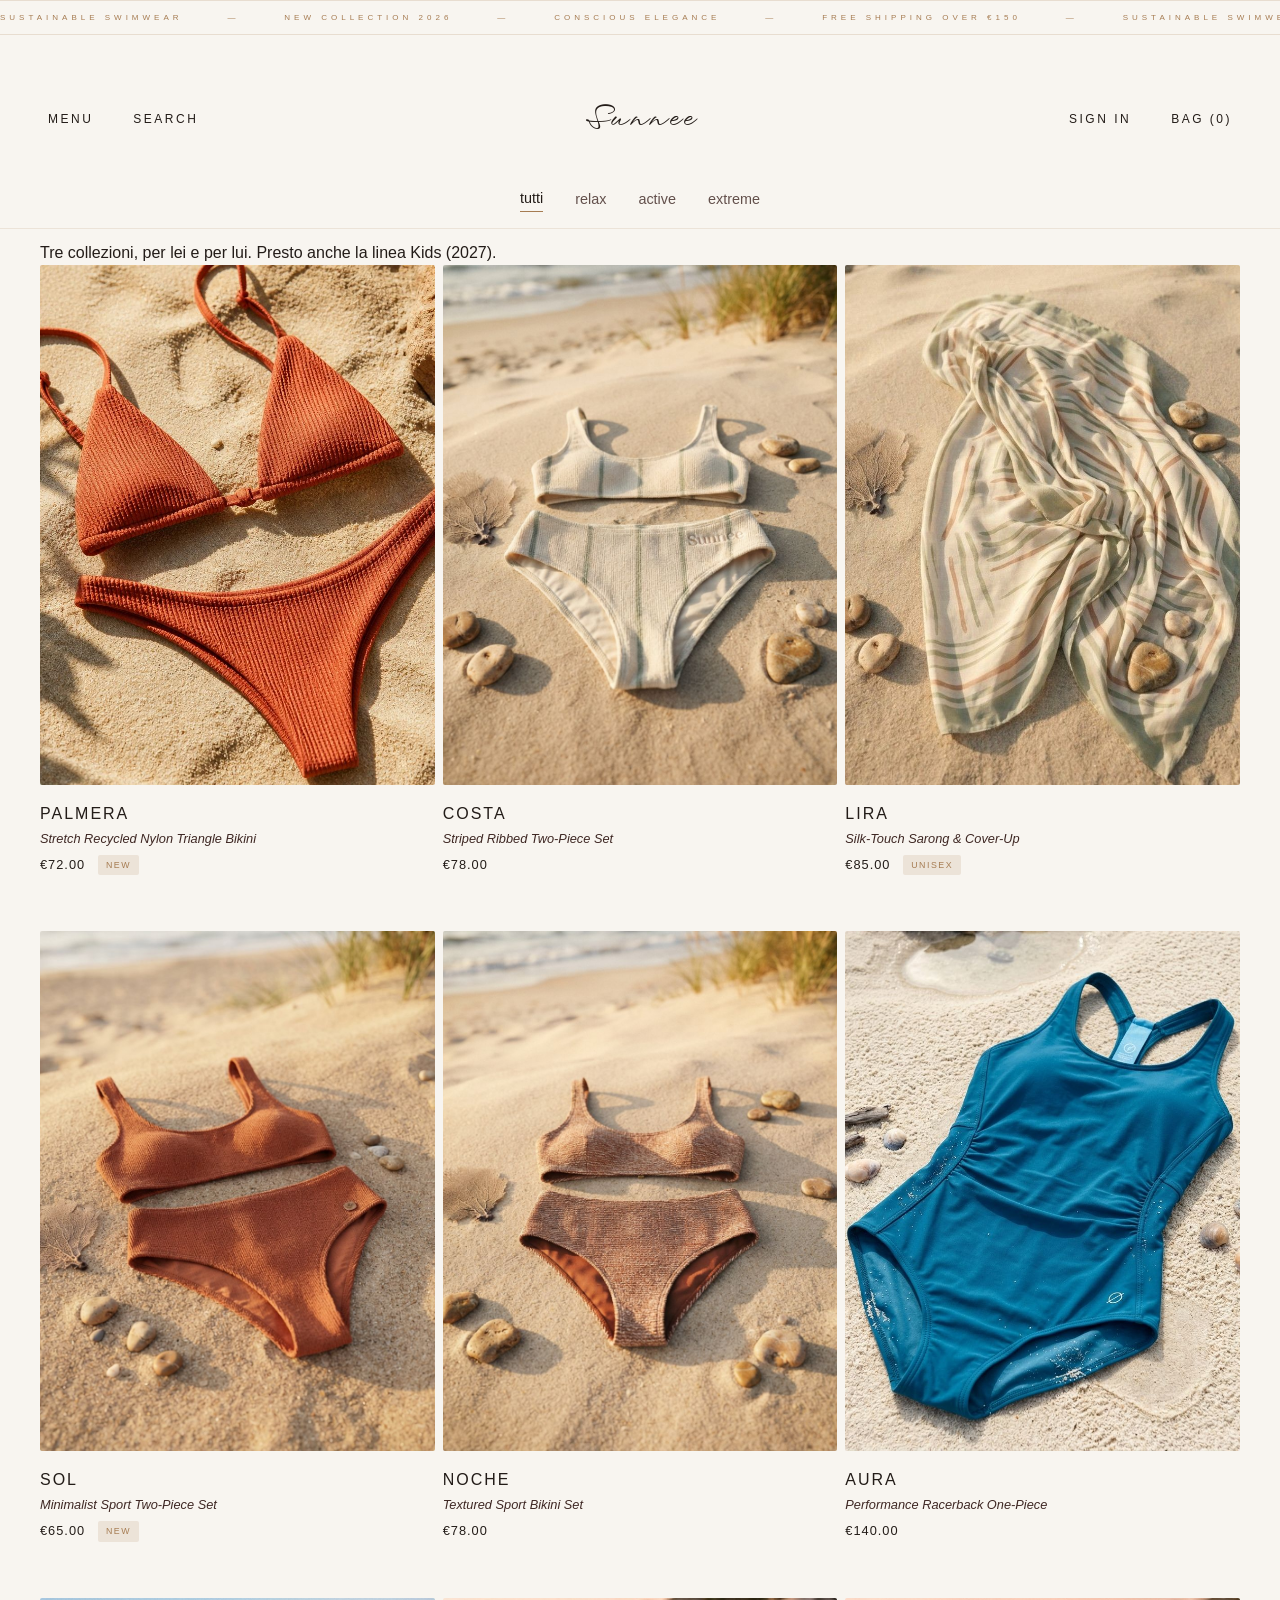
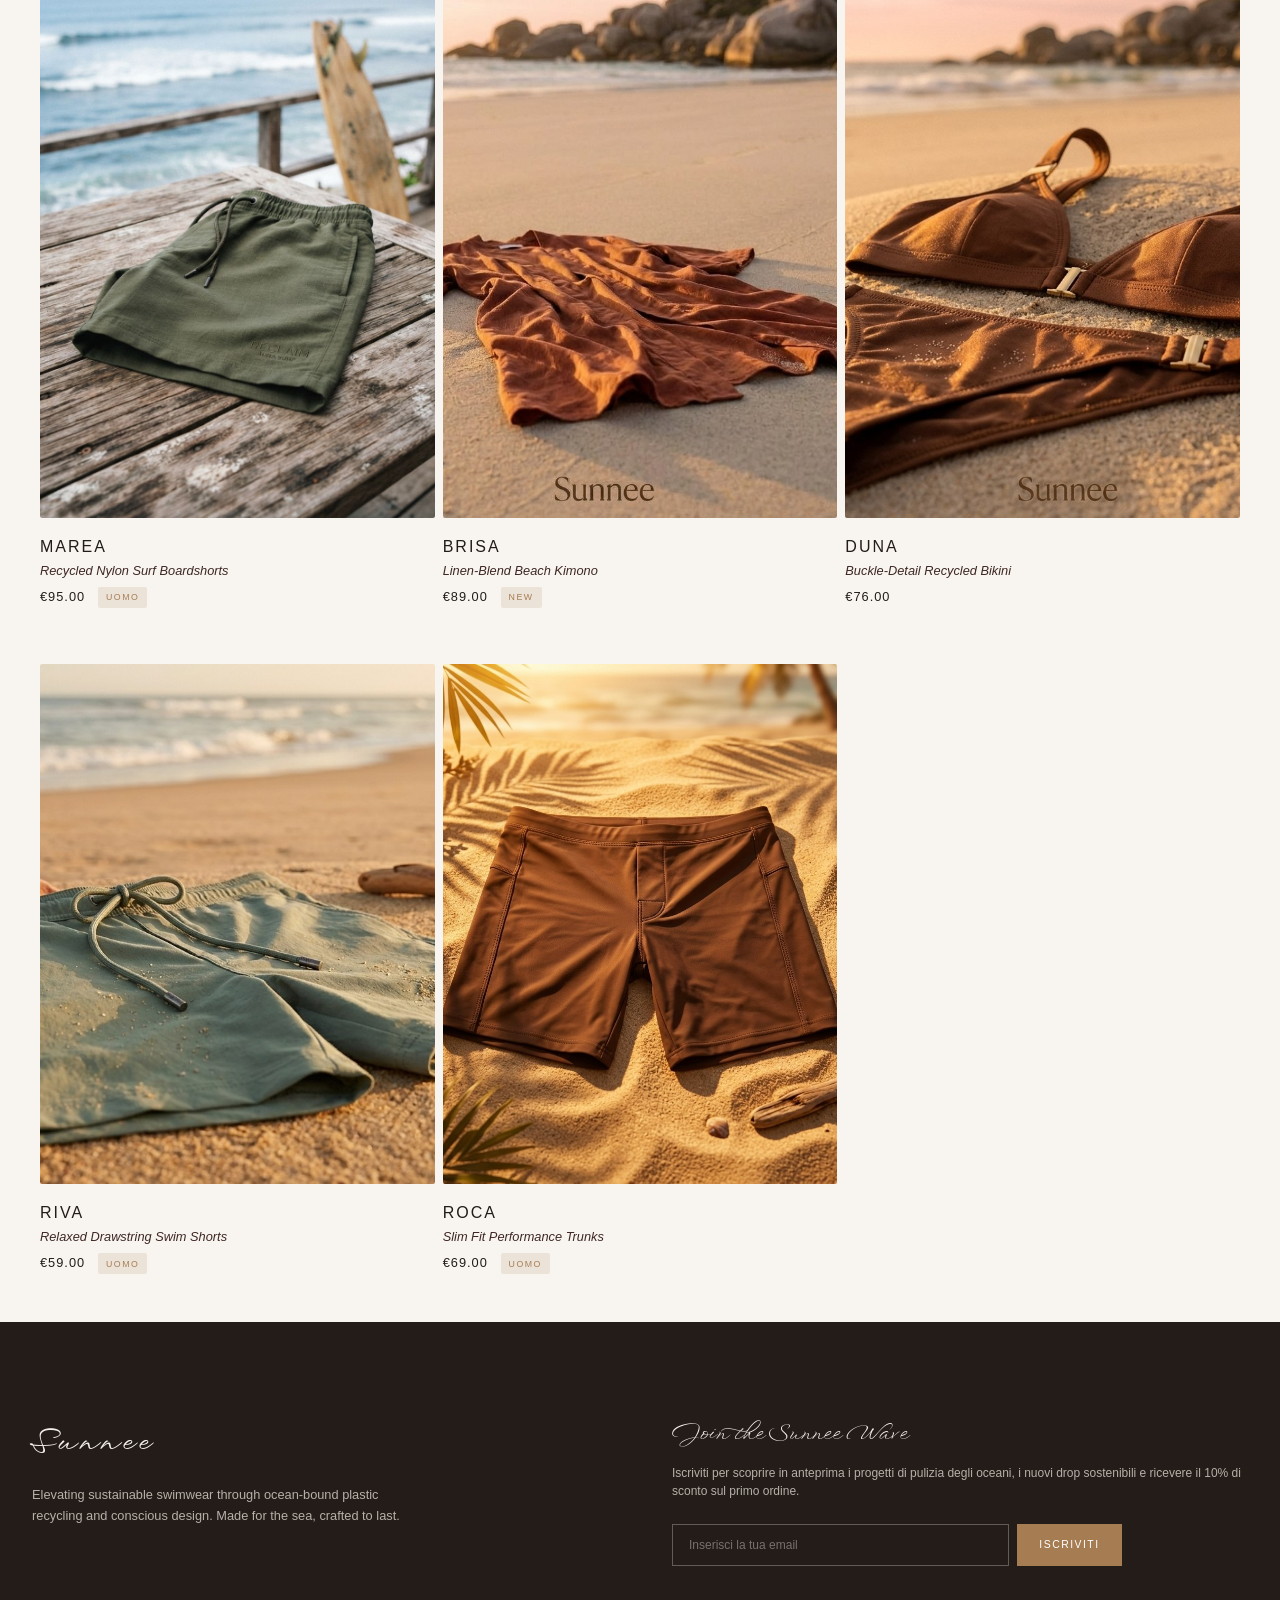
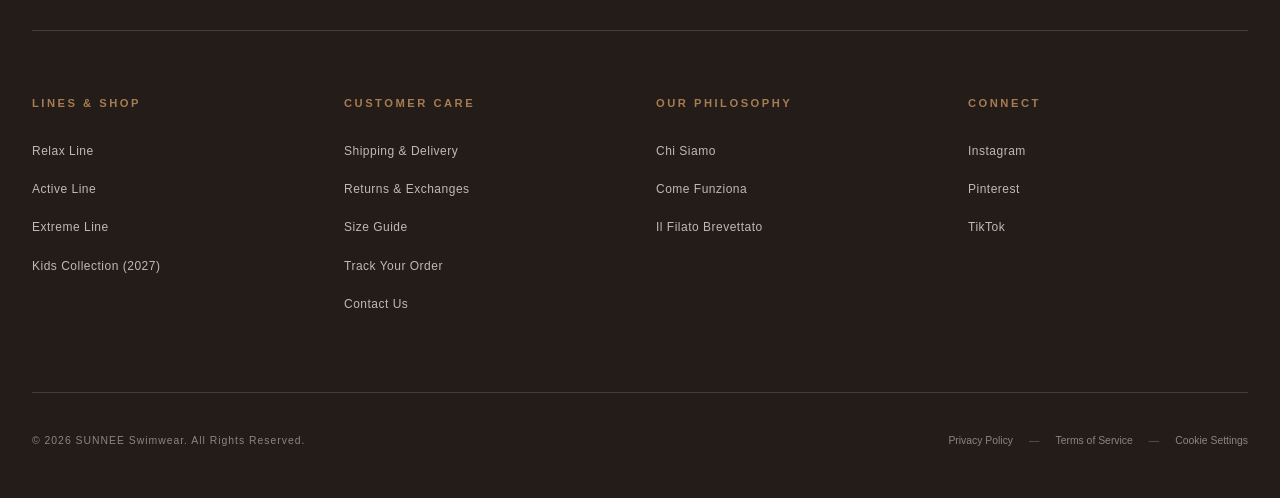
<file: shop.html>
<!DOCTYPE html>
<html lang="it">
<head>
    <meta charset="UTF-8">
    <meta name="viewport" content="width=device-width, initial-scale=1.0">
    <title>Shop All — Sunnee Sustainable Beachwear</title>
    <!-- Google Fonts -->
    <link rel="preconnect" href="https://fonts.googleapis.com">
    <link rel="preconnect" href="https://fonts.gstatic.com" crossorigin>
    <link href="https://fonts.googleapis.com/css2?family=Playfair+Display+SC:ital,wght@0,400;0,700;0,900;1,400;1,700;1,900&family=WindSong:wght@400;500&family=Montserrat:wght@300;400;500&display=swap" rel="stylesheet">
    <link rel="icon" href="assets/favicon/favicon.ico">
    <link rel="stylesheet" href="assets/css/style.css">
    <link rel="stylesheet" href="assets/css/shop.css">
</head>
<body class="sunnee-shop-page">

    <!-- 1. Ticker Mobile: visibile solo su smartphone -->
    <div class="ticker-mobile-bar">
        <div class="ticker-mobile-track">
            <span class="ticker-mobile-item">Sustainable Swimwear</span>
            <span class="ticker-mobile-item">New arrivals every Monday</span>
            <span class="ticker-mobile-item">Free Shipping over €150</span>
            <span class="ticker-mobile-item">Conscious Elegance</span>
        </div>
    </div>

    <!-- 1. Striscia Ticker Desktop -->
    <div class="ticker-desktop-bar ticker-standalone-wrap">
        <div class="ticker-move">
            <span class="ticker-item">SUSTAINABLE SWIMWEAR</span>
            <span class="ticker-item">—</span>
            <span class="ticker-item">NEW COLLECTION 2026</span>
            <span class="ticker-item">—</span>
            <span class="ticker-item">CONSCIOUS ELEGANCE</span>
            <span class="ticker-item">—</span>
            <span class="ticker-item">FREE SHIPPING OVER €150</span>
            <span class="ticker-item">—</span>
            <!-- Duplicato per loop continuo -->
            <span class="ticker-item">SUSTAINABLE SWIMWEAR</span>
            <span class="ticker-item">—</span>
            <span class="ticker-item">NEW COLLECTION 2026</span>
            <span class="ticker-item">—</span>
            <span class="ticker-item">CONSCIOUS ELEGANCE</span>
            <span class="ticker-item">—</span>
            <span class="ticker-item">FREE SHIPPING OVER €150</span>
            <span class="ticker-item">—</span>
        </div>
    </div>

    <!-- 2. Header & Navbar -->
    <header class="header header--light">
        <div class="nav-container">
            <!-- Navigazione Desktop Sinistra -->
            <nav class="nav-left desktop-nav">
                <a href="#" id="menuTriggerBtn" class="nav-trigger">Menu</a>
                <a href="#" id="searchTriggerBtn" class="nav-trigger">Search</a>
            </nav>

            <!-- Navigazione Mobile Sinistra (Menu Hamburger) -->
            <nav class="nav-left mobile-nav">
                <button class="hamburger-btn" id="hamburgerBtn" aria-label="Menu" aria-expanded="false">
                    <span class="line"></span>
                    <span class="line"></span>
                    <span class="line"></span>
                </button>
            </nav>

            <!-- Logo Centrale -->
            <a href="index.html" class="logo">Sunnee</a>

            <!-- Navigazione Desktop Destra -->
            <nav class="nav-right desktop-nav">
                <a href="account.html">Sign In</a>
                <a href="bag.html" class="bag-count active">Bag (<span class="bag-num">0</span>)</a>
            </nav>

            <!-- Navigazione Mobile Destra -->
            <nav class="nav-right mobile-nav">
                <a href="#" class="nav-icon-link search-trigger-mobile" aria-label="Cerca">
                    <svg width="15" height="15" viewBox="0 0 24 24" fill="none" stroke="currentColor" stroke-width="1.5"><circle cx="11" cy="11" r="8"/><line x1="21" y1="21" x2="16.65" y2="16.65"/></svg>
                </a>
                <a href="bag.html" class="nav-icon-link bag-icon" aria-label="Carrello">
                    <svg width="15" height="15" viewBox="0 0 24 24" fill="none" stroke="currentColor" stroke-width="1.5"><path d="M6 2L3 6v14a2 2 0 0 0 2 2h14a2 2 0 0 0 2-2V6l-3-4z"/><line x1="3" y1="6" x2="21" y2="6"/><path d="M16 10a4 4 0 0 1-8 0"/></svg>
                    <span class="bag-count bag-num">0</span>
                </a>
            </nav>
        </div>

        <!-- Barra delle Categorie dello Shop -->
        <nav class="cb-categories-bar" aria-label="Collezioni">
            <a href="#" class="cat-link active" data-cat="all">Tutti</a>
            <a href="#" class="cat-link" data-cat="relax">Relax</a>
            <a href="#" class="cat-link" data-cat="active">Active</a>
            <a href="#" class="cat-link" data-cat="extreme">Extreme</a>
        </nav>
    </header>

    <!-- 3. Catalogo Prodotti -->
    <main class="cb-catalog-container">
        <p class="collection-intro" id="collectionIntro"></p>

        <div class="cb-catalog-grid" id="product-grid">
            <!-- Le card vengono generate da assets/js/products.js -->
        </div>

        <!-- Sezione Bottone "Mostra altri capi" -->
        <div class="load-more-wrap">
            <p class="load-more-count">Mostrando 8 di 12 Capi</p>
            <button class="btn-load-more" id="load-more-btn" >Mostra altri capi</button>
        </div>
    </main>
    <!-- Modal Overlay Prodotto Editoriale -->
    <div id="product-modal" class="editorial-modal-overlay">
        <!-- SCHERMATA DI ATTESA / LOADER ORIGINALE CON LOGO -->
        <div id="modal-loader" class="product-loader-overlay">
            <div class="loader-content">
                <img src="assets/images/brand/logo.png" alt="Sunnee Sun Logo" class="loader-sun-logo">
                <span class="loader-logo">Sunnee</span>
            </div>
        </div>
        <img src="assets/images/backgrounds/bg-model.jpg" alt="Atmospheric Background" class="modal-bg-img">
        <div class="modal-backdrop-overlay"></div>

        <button class="modal-close-btn" id="modal-close" aria-label="Chiudi Scheda">&times;</button>

        <div class="modal-container">
            <div class="showcase-card-box">
                <div class="showcase-img-col">
                    <img src="assets/images/lookbook/prove1.jpg" alt="Prodotto Sunnee" class="product-photo" id="modal-img">
                    <div class="image-top-tag">SUNNEE THE LABEL / 2026</div>
                    <div class="image-bottom-tag">ITEM PAGE</div>
                </div>

                <div class="showcase-content-col">
                    <div class="product-header-info">
                        <span class="brand-sub">SUNNEE THE LABEL</span>
                        <h2 class="product-name" id="modal-title">Palmera Top</h2>
                        <p class="product-desc" id="modal-desc">
                            Medium coverage string bikini with adjustable straps and pearl detailing.
                        </p>
                    </div>

                    <div class="product-options-box">
                        <span class="color-label">COLOR — <strong id="modal-color">Carob</strong></span>
                        <div class="sizes-list">
                            <div class="sizes-list" id="modal-sizes"></div>
                        </div>
                    </div>

                    <div class="purchase-row">
                        <span class="product-price" id="modal-price">EUR €72.00</span>
                        <button class="btn-shop-cart" id="btnAddToCartModal">ADD TO CART</button>
                    </div>

                    <div class="product-specs-grid">
                        <div class="spec-column">
                            <h5>FEATURING</h5>
                            <p id="modal-featuring">Stretch recycled nylon bikini set with adjustable straps.</p>
                        </div>
                        <div class="spec-column">
                            <h5>MATERIAL</h5>
                            <p id="modal-material">78% recycled polyamide, 22% elastane.</p>
                        </div>
                        <div class="spec-column">
                            <h5>CARE</h5>
                            <p id="modal-care">Rinse with cold water after saltwater.</p>
                        </div>
                    </div>
                </div>
            </div>
        </div>
    </div>

    <!-- ========================================== -->
    <!-- SEARCH OVERLAY A SCOMPARSA -->
    <!-- ========================================== -->
    <div class="search-overlay" id="searchOverlay" aria-hidden="true">
        <div class="search-container">
            <button class="search-close-btn" id="searchCloseBtn" aria-label="Chiudi ricerca">&times;</button>
            <div class="search-input-wrap">
                <span class="search-icon">
                    <svg width="20" height="20" viewBox="0 0 24 24" fill="none" stroke="currentColor" stroke-width="1.5"><circle cx="11" cy="11" r="8"/><line x1="21" y1="21" x2="16.65" y2="16.65"/></svg>
                </span>
                <input type="text" id="searchInput" placeholder="Cerca bikini, interi, accessori sostenibili..." autocomplete="off">
            </div>
            <div class="search-suggestions">
                <span class="suggestion-title">Ricerche popolari:</span>
                <div class="suggestion-tags">
                    <a href="shop.html">Palmera Set</a>
                    <a href="shop.html">Costumi Interi</a>
                    <a href="shop.html">Bikini Active</a>
                    <a href="shop.html">Kids Line</a>
                </div>
            </div>
        </div>
    </div>

    <!-- ========================================== -->
    <!-- MOBILE DRAWER MENU & OVERLAY -->
    <!-- ========================================== -->
    <div class="mobile-drawer-overlay" id="mobileDrawerOverlay"></div>

    <aside class="mobile-drawer" id="mobileDrawer" aria-hidden="true">
        <div class="drawer-header">
            <span class="drawer-logo">Sunnee</span>
            <button class="drawer-close-btn" id="drawerCloseBtn" aria-label="Chiudi menu">&times;</button>
        </div>

        <nav class="drawer-nav">
            <ul>
                <li><a href="index.html" class="drawer-link">Home</a></li>
                <li><a href="shop.html" class="drawer-link active">Shop</a></li>
                <li><a href="about.html" class="drawer-link">Chi Siamo</a></li>
                <li><a href="index.html#sustainability" class="drawer-link">Sostenibilità</a></li>
                <li><a href="account.html" class="drawer-link">Il mio Account</a></li>
            </ul>
        </nav>

        <div class="drawer-footer">
            <span class="drawer-tagline">Conscious Beachwear & Swimwear</span>
            <div class="drawer-socials">
                <a href="https://www.instagram.com/" target="_blank" rel="noopener">Instagram</a>
                <a href="https://it.pinterest.com/" target="_blank" rel="noopener">Pinterest</a>
                <a href="https://www.tiktok.com/" target="_blank" rel="noopener">TikTok</a>
            </div>
        </div>
    </aside>

    <!-- Notifica Toast di aggiunta al carrello -->
    <div class="cart-toast" id="cartToast" aria-live="polite">
        <div class="toast-content">
            <span class="toast-icon">✓</span>
            <div class="toast-text">
                <span class="toast-title">Aggiunto alla Borsa</span>
                <span class="toast-subtitle" id="toastItemName">Articolo selezionato</span>
            </div>
        </div>
    </div>

    <!-- Footer Principale Sincronizzato -->
    <footer class="site-footer">
        <div class="footer-container">
            <div class="footer-top-row">
                <div class="footer-brand-col">
                    <h3 class="footer-logo">Sunnee</h3>
                    <p class="footer-tagline">
                        Elevating sustainable swimwear through ocean-bound plastic recycling and conscious design. Made for the sea, crafted to last.
                    </p>
                </div>

                <div class="footer-newsletter-col">
                    <h4>Join the Sunnee Wave</h4>
                    <p>Iscriviti per scoprire in anteprima i progetti di pulizia degli oceani, i nuovi drop sostenibili e ricevere il 10% di sconto sul primo ordine.</p>
                    <form class="newsletter-form" onsubmit="event.preventDefault();">
                        <input type="email" placeholder="Inserisci la tua email" required>
                        <button type="submit">Iscriviti</button>
                    </form>
                </div>
            </div>

            <div class="footer-links-grid">
                <div class="footer-col">
                    <h5>Lines & Shop</h5>
                    <ul>
                        <li><a href="shop.html?c=relax">Relax Line</a></li>
                        <li><a href="shop.html?c=active">Active Line</a></li>
                        <li><a href="shop.html?c=extreme">Extreme Line</a></li>
                        <li><a href="index.html#collections">Kids Collection (2027)</a></li>
                    </ul>
                </div>

                <div class="footer-col">
                    <h5>Customer Care</h5>
                    <ul>
                        <li><a href="faq.html#shipping">Shipping & Delivery</a></li>
                        <li><a href="faq.html#returns">Returns & Exchanges</a></li>
                        <li><a href="faq.html#sizes">Size Guide</a></li>
                        <li><a href="account.html">Track Your Order</a></li>
                        <li><a href="faq.html#contact">Contact Us</a></li>
                    </ul>
                </div>

                <div class="footer-col">
                    <h5>Our Philosophy</h5>
                    <ul>
                        <li><a href="about.html">Chi Siamo</a></li>
                        <li><a href="index.html#sustainability">Come Funziona</a></li>
                        <li><a href="index.html#sustainability">Il Filato Brevettato</a></li>
                    </ul>
                </div>

                <div class="footer-col">
                    <h5>Connect</h5>
                    <ul>
                        <li><a href="https://www.instagram.com/" target="_blank" rel="noopener">Instagram</a></li>
                        <li><a href="https://it.pinterest.com/" target="_blank" rel="noopener">Pinterest</a></li>
                        <li><a href="https://www.tiktok.com/" target="_blank" rel="noopener">TikTok</a></li>
                    </ul>
                </div>
            </div>

            <div class="footer-bottom-row">
                <div class="copyright">
                    <p>© 2026 SUNNEE Swimwear. All Rights Reserved.</p>
                </div>
                <div class="legal-links">
                    <a href="privacy.html">Privacy Policy</a>
                    <span>&mdash;</span>
                    <a href="terms.html">Terms of Service</a>
                    <span>&mdash;</span>
                    <a href="privacy.html#cookie">Cookie Settings</a>
                </div>
            </div>
        </div>
    </footer>

    <!-- Script per le interattività dello Shop -->
    <script src="assets/js/main.js"></script>
    <script src="assets/js/products.js"></script>
    <script src="assets/js/shop.js"></script>
</body>
</html>
</file>
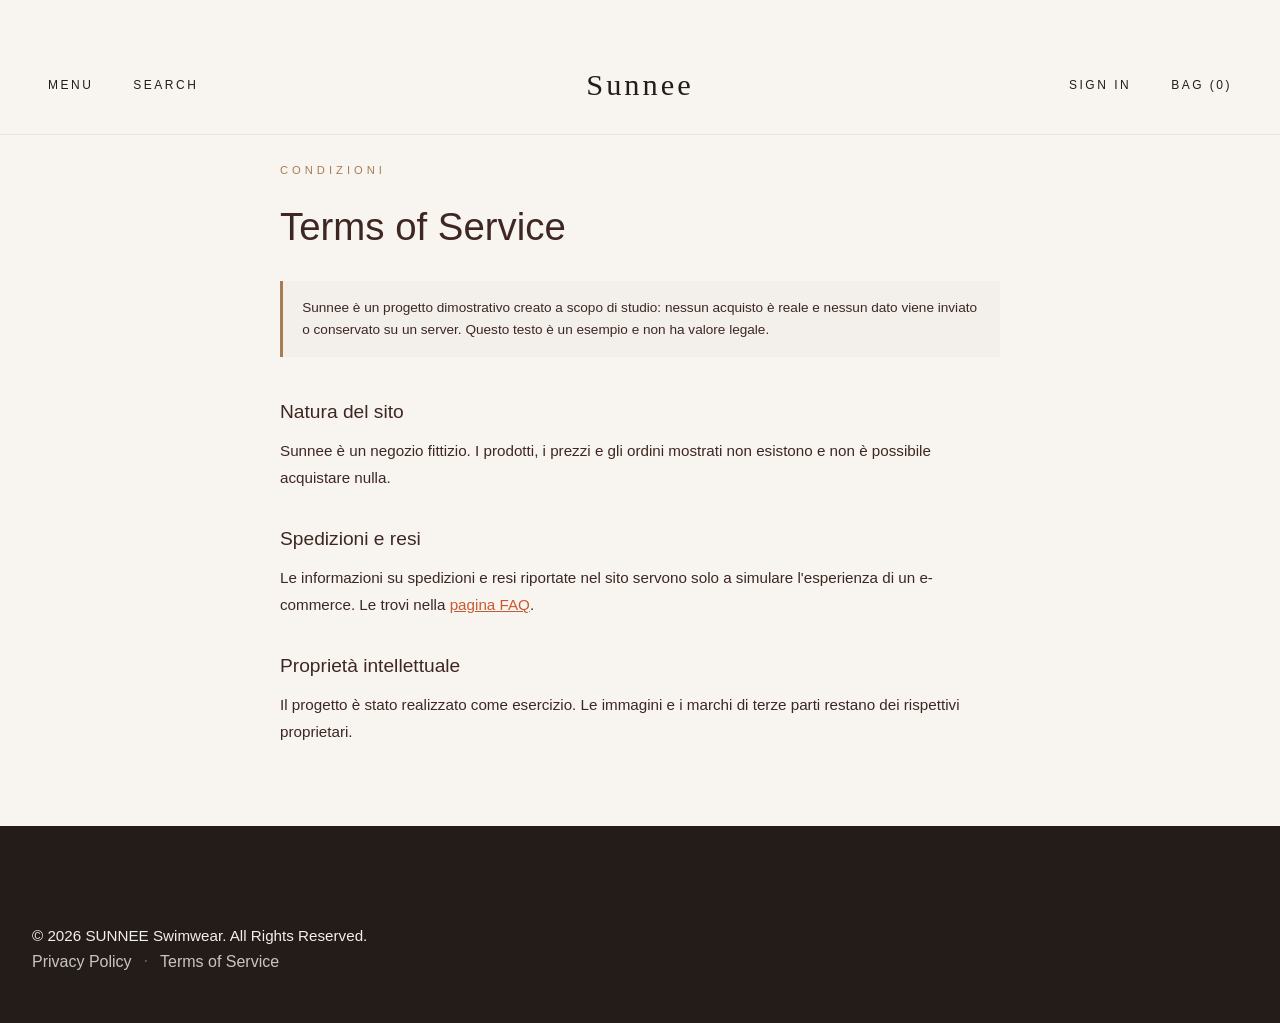
<file: terms.html>
<!DOCTYPE html>
<html lang="it">
<head>
    <meta charset="UTF-8">
    <meta name="viewport" content="width=device-width, initial-scale=1.0">
    <title>Terms of Service — Sunnee</title>
    <link href="https://fonts.googleapis.com/css2?family=Playfair+Display+SC:wght@400;700&family=Montserrat:wght@300;400;500&display=swap" rel="stylesheet">
    <link rel="icon" href="assets/favicon/favicon.ico">
    <link rel="stylesheet" href="assets/css/style.css">
    <link rel="stylesheet" href="assets/css/legal.css">
</head>
<body class="sunnee-legal-page">

    <!-- Header Globale -->
    <header class="header header--light">
        <div class="nav-container">
            <nav class="nav-left desktop-nav">
                <a href="#" id="menuTriggerBtn" class="nav-trigger">Menu</a>
                <a href="#" id="searchTriggerBtn" class="nav-trigger">Search</a>
            </nav>

            <nav class="nav-left mobile-nav">
                <button class="hamburger-btn" id="hamburgerBtn" aria-label="Menu" aria-expanded="false">
                    <span class="line"></span>
                    <span class="line"></span>
                    <span class="line"></span>
                </button>
            </nav>

            <a href="index.html" class="logo">Sunnee</a>

            <nav class="nav-right desktop-nav">
                <a href="account.html">Sign In</a>
                <a href="bag.html" class="bag-count">Bag (<span class="bag-num">0</span>)</a>
            </nav>

            <nav class="nav-right mobile-nav">
                <a href="#" class="nav-icon-link search-trigger-mobile" aria-label="Cerca">
                    <svg width="15" height="15" viewBox="0 0 24 24" fill="none" stroke="currentColor" stroke-width="1.5"><circle cx="11" cy="11" r="8"/><line x1="21" y1="21" x2="16.65" y2="16.65"/></svg>
                </a>
                <a href="bag.html" class="nav-icon-link bag-icon" aria-label="Carrello">
                    <svg width="15" height="15" viewBox="0 0 24 24" fill="none" stroke="currentColor" stroke-width="1.5"><path d="M6 2L3 6v14a2 2 0 0 0 2 2h14a2 2 0 0 0 2-2V6l-3-4z"/><line x1="3" y1="6" x2="21" y2="6"/><path d="M16 10a4 4 0 0 1-8 0"/></svg>
                    <span class="bag-count bag-num">0</span>
                </a>
            </nav>
        </div>
    </header>

    <main class="legal-main">
        <article class="legal-container">
            <span class="legal-tag">CONDIZIONI</span>
            <h1 class="legal-title">Terms of Service</h1>
            <p class="legal-note">Sunnee è un progetto dimostrativo creato a scopo di studio: nessun acquisto è reale e nessun dato viene inviato o conservato su un server. Questo testo è un esempio e non ha valore legale.</p>

            <h2>Natura del sito</h2>
            <p>Sunnee è un negozio fittizio. I prodotti, i prezzi e gli ordini mostrati non esistono e non è possibile acquistare nulla.</p>
            <h2>Spedizioni e resi</h2>
            <p>Le informazioni su spedizioni e resi riportate nel sito servono solo a simulare l'esperienza di un e-commerce. Le trovi nella <a href="faq.html">pagina FAQ</a>.</p>
            <h2>Proprietà intellettuale</h2>
            <p>Il progetto è stato realizzato come esercizio. Le immagini e i marchi di terze parti restano dei rispettivi proprietari.</p>
        </article>
    </main>

    <!-- SEARCH OVERLAY -->
    <div class="search-overlay" id="searchOverlay" aria-hidden="true">
        <div class="search-container">
            <button class="search-close-btn" id="searchCloseBtn" aria-label="Chiudi ricerca">&times;</button>
            <div class="search-input-wrap">
                <span class="search-icon">
                    <svg width="20" height="20" viewBox="0 0 24 24" fill="none" stroke="currentColor" stroke-width="1.5"><circle cx="11" cy="11" r="8"/><line x1="21" y1="21" x2="16.65" y2="16.65"/></svg>
                </span>
                <input type="text" id="searchInput" placeholder="Cerca bikini, interi, accessori sostenibili..." autocomplete="off">
            </div>
        </div>
    </div>

    <!-- MOBILE DRAWER MENU -->
    <div class="mobile-drawer-overlay" id="mobileDrawerOverlay"></div>
    <aside class="mobile-drawer" id="mobileDrawer" aria-hidden="true">
        <div class="drawer-header">
            <span class="drawer-logo">Sunnee</span>
            <button class="drawer-close-btn" id="drawerCloseBtn" aria-label="Chiudi menu">&times;</button>
        </div>
        <nav class="drawer-nav">
            <ul>
                <li><a href="index.html" class="drawer-link">Home</a></li>
                <li><a href="shop.html" class="drawer-link">Shop</a></li>
                <li><a href="about.html" class="drawer-link">Chi Siamo</a></li>
                <li><a href="account.html" class="drawer-link">Il mio Account</a></li>
            </ul>
        </nav>
    </aside>

    <!-- Footer -->
    <footer class="site-footer shop-footer-compact">
        <div class="footer-container">
            <div class="footer-content-row">
                <div class="copyright"><p>© 2026 SUNNEE Swimwear. All Rights Reserved.</p></div>
                <div class="legal-links"><a href="privacy.html">Privacy Policy</a><span class="dot">•</span><a href="terms.html">Terms of Service</a></div>
            </div>
        </div>
    </footer>

    <script src="assets/js/main.js"></script>
</body>
</html>
</file>
<file: assets/css/style.css>
@charset "UTF-8";
/* --- Variabili & Palette Cromatica --- */
/* --- Placeholder per i link di navigazione --- */
.header .nav-right.desktop-nav a, .header .nav-left.desktop-nav a {
  text-decoration: none;
  color: #ffffff;
  font-size: 0.75rem;
  text-transform: uppercase;
  letter-spacing: 2.5px;
  opacity: 0.8;
  position: relative;
  transition: all 0.4s cubic-bezier(0.16, 1, 0.3, 1);
}
.header .nav-right.desktop-nav a:hover, .header .nav-left.desktop-nav a:hover {
  opacity: 1;
  color: #ffffff;
}
.header .nav-right.desktop-nav a:hover::after, .header .nav-left.desktop-nav a:hover::after {
  width: 100%;
}
.header .nav-right.desktop-nav a::after, .header .nav-left.desktop-nav a::after {
  content: "";
  position: absolute;
  bottom: -4px;
  left: 0;
  width: 0;
  height: 1px;
  background-color: #C5B9AC;
  transition: width 0.3s ease;
}

/* --- Reset & Stili Base --- */
* {
  margin: 0;
  padding: 0;
  box-sizing: border-box;
}

html {
  scroll-behavior: smooth;
}

body {
  background-color: #F8F5F0;
  color: #3E2723;
  font-family: "Playfair Display", sans-serif;
  line-height: 1.6;
  overflow-x: hidden;
}

h1, h2, h3 {
  font-family: "Windsong", serif;
  font-weight: 500;
}

.container {
  max-width: 1300px;
  margin: 0 auto;
  padding: 0 2rem;
}

/* --- TICKER MOBILE --- */
.ticker-mobile-bar {
  display: none;
}
@media (max-width: 768px) {
  .ticker-mobile-bar {
    display: flex;
    align-items: center;
    justify-content: center;
    width: 100%;
    background-color: #3E2723;
    color: #F3EFEA;
    padding: 0.5rem 1rem;
    min-height: 36px;
    overflow: hidden;
    position: relative;
    box-sizing: border-box;
    z-index: 1000;
  }
  .ticker-mobile-bar .ticker-mobile-track {
    position: relative;
    width: 100%;
    height: 18px;
  }
  .ticker-mobile-bar .ticker-mobile-item {
    position: absolute;
    width: 100%;
    left: 0;
    top: 0;
    text-align: center;
    font-family: "Playfair Display", sans-serif;
    font-size: 0.6rem;
    text-transform: uppercase;
    letter-spacing: 2.5px;
    color: #F3EFEA;
    opacity: 0;
    animation: rotateTextMobile 12s infinite;
  }
  .ticker-mobile-bar .ticker-mobile-item:nth-child(1) {
    animation-delay: 0s;
  }
  .ticker-mobile-bar .ticker-mobile-item:nth-child(2) {
    animation-delay: 3s;
  }
  .ticker-mobile-bar .ticker-mobile-item:nth-child(3) {
    animation-delay: 6s;
  }
  .ticker-mobile-bar .ticker-mobile-item:nth-child(4) {
    animation-delay: 9s;
  }
}

@keyframes rotateTextMobile {
  0% {
    opacity: 0;
    transform: translateY(6px);
  }
  5% {
    opacity: 1;
    transform: translateY(0);
  }
  20% {
    opacity: 1;
    transform: translateY(0);
  }
  25% {
    opacity: 0;
    transform: translateY(-6px);
  }
  100% {
    opacity: 0;
    transform: translateY(-6px);
  }
}
/* --- Header / Navbar --- */
.header {
  position: absolute;
  top: 37px;
  left: 0;
  width: 100%;
  z-index: 1000;
  background: transparent;
}
@media (max-width: 768px) {
  .header {
    top: 36px;
  }
}
.header .nav-container {
  display: grid;
  grid-template-columns: 1fr auto 1fr;
  align-items: center;
  padding: 1.5rem 3rem;
  max-width: 1400px;
  margin: 0 auto;
}
@media (max-width: 768px) {
  .header .nav-container {
    padding: 0.8rem 1rem;
  }
}
.header .desktop-nav {
  display: flex;
  align-items: center;
}
@media (max-width: 768px) {
  .header .desktop-nav {
    display: none !important;
  }
}
.header .mobile-nav {
  display: none !important;
}
@media (max-width: 768px) {
  .header .mobile-nav {
    display: flex !important;
    align-items: center;
  }
}
.header .nav-left.desktop-nav {
  gap: 2.5rem;
  justify-content: flex-start;
  grid-column: 1;
}
.header .nav-right.desktop-nav {
  gap: 2.5rem;
  justify-content: flex-end;
  grid-column: 3;
}
.header .logo {
  font-family: "Windsong", serif;
  font-size: 1.9rem;
  font-weight: 500;
  color: #ffffff;
  text-decoration: none;
  letter-spacing: 3px;
  text-align: center;
  grid-column: 2;
  justify-self: center;
}
@media (max-width: 768px) {
  .header .logo {
    font-size: 1.3rem;
    letter-spacing: 2px;
  }
}
.header .nav-left.mobile-nav {
  gap: 0.5rem;
  justify-content: flex-start;
  grid-column: 1;
}
.header .nav-left.mobile-nav .hamburger-btn {
  position: relative;
  z-index: 1002;
  background: none;
  border: none;
  cursor: pointer;
  display: flex;
  flex-direction: column;
  justify-content: space-between;
  width: 20px;
  height: 14px;
  padding: 0;
}
.header .nav-left.mobile-nav .hamburger-btn .line {
  display: block;
  width: 100%;
  height: 1.5px;
  background-color: #ffffff;
  transition: transform 0.3s ease, opacity 0.3s ease;
}
.header .nav-left.mobile-nav .hamburger-btn.is-active .line:nth-child(1) {
  transform: translateY(6px) rotate(45deg);
}
.header .nav-left.mobile-nav .hamburger-btn.is-active .line:nth-child(2) {
  opacity: 0;
}
.header .nav-left.mobile-nav .hamburger-btn.is-active .line:nth-child(3) {
  transform: translateY(-6px) rotate(-45deg);
}
.header .nav-right.mobile-nav {
  gap: 0.9rem;
  justify-content: flex-end;
  grid-column: 3;
}
.header .nav-right.mobile-nav .nav-icon-link {
  color: #ffffff;
  text-decoration: none;
  display: flex;
  align-items: center;
  position: relative;
  opacity: 0.85;
  transition: opacity 0.3s ease, color 0.3s ease;
}
.header .nav-right.mobile-nav .nav-icon-link svg {
  stroke: #ffffff;
  transition: stroke 0.3s ease;
  width: 15px;
  height: 15px;
}
.header .nav-right.mobile-nav .nav-icon-link:hover {
  opacity: 1;
  color: #C5B9AC;
}
.header .nav-right.mobile-nav .nav-icon-link:hover svg {
  stroke: #C5B9AC;
}
.header .nav-right.mobile-nav .bag-icon {
  position: relative;
}
.header .nav-right.mobile-nav .bag-icon .bag-count {
  position: absolute;
  top: -5px;
  right: -7px;
  background-color: #a67c52;
  color: #ffffff;
  font-size: 0.5rem;
  width: 12px;
  height: 12px;
  border-radius: 50%;
  display: flex;
  align-items: center;
  justify-content: center;
  font-family: "Playfair Display", sans-serif;
}

/* --- Mobile Drawer Menu & Overlay  --- */
.mobile-drawer-overlay {
  position: fixed;
  top: 0;
  left: 0;
  width: 100vw;
  height: 100vh;
  background-color: rgba(35, 28, 25, 0.5);
  backdrop-filter: blur(4px);
  z-index: 1500;
  opacity: 0;
  pointer-events: none;
  transition: opacity 0.4s ease;
}
.mobile-drawer-overlay.is-open {
  opacity: 1;
  pointer-events: all;
}

.mobile-drawer {
  position: fixed;
  top: 0;
  left: 0;
  width: 80%;
  max-width: 320px;
  height: 100vh;
  background-color: #F8F5F0;
  z-index: 1501;
  display: flex;
  flex-direction: column;
  justify-content: flex-start;
  padding: 2.5rem 2rem;
  transform: translateX(-100%);
  visibility: hidden; /* chiuso: niente ombra che sbava sul bordo sinistro dello schermo */
  transition: transform 0.4s cubic-bezier(0.16, 1, 0.3, 1), visibility 0s linear 0.4s;
}
.mobile-drawer.is-open {
  transform: translateX(0);
  visibility: visible;
  box-shadow: 10px 0 30px rgba(0, 0, 0, 0.15);
  transition: transform 0.4s cubic-bezier(0.16, 1, 0.3, 1), visibility 0s;
}
.mobile-drawer .drawer-header {
  display: flex;
  justify-content: space-between;
  align-items: center;
  padding-bottom: 1.5rem;
  border-bottom: 1px solid rgba(166, 124, 82, 0.2);
}
.mobile-drawer .drawer-header .drawer-logo {
  font-family: "Windsong", serif;
  font-size: 1.6rem;
  color: #231c18;
  letter-spacing: 2px;
}
.mobile-drawer .drawer-header .drawer-close-btn {
  background: none;
  border: none;
  font-size: 2rem;
  color: #3E2723;
  cursor: pointer;
  line-height: 1;
  transition: color 0.3s ease;
}
.mobile-drawer .drawer-header .drawer-close-btn:hover {
  color: #C85A32;
}
.mobile-drawer .drawer-nav {
  margin: 2rem 0;
}
.mobile-drawer .drawer-nav ul {
  list-style: none;
  padding: 0;
  margin: 0;
  display: flex;
  flex-direction: column;
  gap: 1.2rem;
}
.mobile-drawer .drawer-nav ul li a {
  font-family: "Playfair Display", sans-serif;
  font-size: 0.9rem;
  text-transform: uppercase;
  letter-spacing: 2px;
  color: #3E2723;
  text-decoration: none;
  transition: color 0.3s ease, padding-left 0.3s ease;
  display: inline-block;
}
.mobile-drawer .drawer-nav ul li a:hover, .mobile-drawer .drawer-nav ul li a.active {
  color: #a67c52;
  padding-left: 6px;
}
.mobile-drawer .drawer-footer {
  margin-top: auto;
  padding-top: 1.5rem;
  border-top: 1px solid rgba(166, 124, 82, 0.2);
}
.mobile-drawer .drawer-footer .drawer-tagline {
  display: block;
  font-size: 0.65rem;
  text-transform: uppercase;
  letter-spacing: 1.5px;
  color: #a67c52;
  margin-bottom: 1rem;
}
.mobile-drawer .drawer-footer .drawer-socials {
  display: flex;
  gap: 1rem;
}
.mobile-drawer .drawer-footer .drawer-socials a {
  font-size: 0.7rem;
  color: #3E2723;
  text-decoration: none;
  opacity: 0.8;
  transition: opacity 0.3s ease;
}
.mobile-drawer .drawer-footer .drawer-socials a:hover {
  opacity: 1;
  color: #C85A32;
}

/* --- Hero Section --- */
.hero {
  height: 100vh;
  display: flex;
  align-items: center;
  justify-content: center;
  text-align: center;
  position: relative;
  margin-top: 0;
  overflow: hidden;
}
@media (max-width: 768px) {
  .hero {
    height: 68vh;
    min-height: 450px;
  }
}
.hero .hero-bg-img {
  position: absolute;
  top: 0;
  left: 0;
  width: 100%;
  height: 100%;
  -o-object-fit: cover;
     object-fit: cover;
  z-index: 1;
}
.hero .hero-overlay {
  position: absolute;
  top: 0;
  left: 0;
  width: 100%;
  height: 100%;
  /* velo piu' scuro al centro, dove sta il testo, cosi' il titolo si legge sempre */
  background: radial-gradient(ellipse at center, rgba(35, 28, 25, 0.62) 0%, rgba(35, 28, 25, 0.35) 70%), rgba(35, 28, 25, 0.15);
  z-index: 2;
}
.hero .hero-content {
  position: relative;
  z-index: 3;
  max-width: 800px;
  padding: 0 1.5rem;
  margin-top: 2rem;
  animation: fadeInHero 1.4s cubic-bezier(0.16, 1, 0.3, 1) forwards;
}
@media (max-width: 768px) {
  .hero .hero-content {
    margin-top: 4.5rem; /* lascia respirare il titolo sotto l'header */
  }
}
.hero .hero-content .subtitle {
  font-family: "Playfair Display", sans-serif;
  font-size: 0.75rem;
  letter-spacing: 5px;
  text-transform: uppercase;
  margin-bottom: 1.2rem;
  display: block;
  color: #F3EFEA;
  font-weight: 400;
  opacity: 0.9;
}
@media (max-width: 768px) {
  .hero .hero-content .subtitle {
    font-size: 0.65rem;
    letter-spacing: 3px;
    margin-bottom: 0.8rem;
  }
}
.hero .hero-content h1 {
  font-family: "Windsong", serif;
  font-size: 4rem;
  line-height: 1.15;
  letter-spacing: 1.5px;
  margin-bottom: 1.2rem;
  font-weight: 400;
  color: #F3EFEA;
  text-shadow: 0 2px 18px rgba(35, 28, 25, 0.55);
}
@media (max-width: 768px) {
  .hero .hero-content h1 {
    font-size: 2.3rem;
    letter-spacing: 1px;
    margin-bottom: 1.5rem;
  }
}
.hero .hero-content p {
  font-family: "Playfair Display", sans-serif;
  font-size: 0.8rem;
  line-height: 1.6;
  margin-bottom: 2.5rem;
  padding: 20px;
  font-weight: 300;
  color: rgba(243, 239, 234, 0.9);
  max-width: 500px;
  margin-left: auto;
  margin-right: auto;
}
@media (max-width: 768px) {
  .hero .hero-content p {
    display: none;
  }
}
.hero .hero-content .btn-hero {
  display: inline-block;
  position: relative;
  font-family: "Playfair Display", sans-serif;
  font-size: 0.7rem;
  text-transform: uppercase;
  letter-spacing: 3px;
  color: #fff;
  text-decoration: none;
  padding-bottom: 6px;
  font-weight: 400;
  transition: color 0.3s ease, background-color 0.3s ease, height 0.3s ease;
}
@media (max-width: 768px) {
  .hero .hero-content .btn-hero {
    padding: 0.8rem 2rem;
    font-size: 0.65rem;
    letter-spacing: 2px;
    border-radius: 2px;
    border: 1px solid rgba(255, 255, 255, 0.85);
    margin-top: 10rem;
  }
}
.hero .hero-content .btn-hero::after {
  content: "";
  position: absolute;
  bottom: 0;
  left: 0;
  width: 100%;
  height: 1px;
  background-color: rgba(255, 255, 255, 0.6);
  transition: background-color 0.3s ease, height 0.3s ease;
}
.hero .hero-content .btn-hero:hover {
  color: #C5B9AC;
}
.hero .hero-content .btn-hero:hover::after {
  background-color: #F3EFEA;
  height: 1.5px;
}

@keyframes fadeInHero {
  from {
    opacity: 0;
    transform: translateY(25px);
  }
  to {
    opacity: 1;
    transform: translateY(0);
  }
}
/* --- Sezione Card ad Arco --- */
.arch-cards-section {
  padding: 4rem 2rem;
  background-color: #F8F5F0;
  color: #3E2723;
}
.arch-cards-section .arch-tag {
  display: block;
  font-size: 0.6rem;
  text-transform: uppercase;
  letter-spacing: 2px;
  color: #a67c52;
  margin-top: 1.2rem;
  margin-bottom: 0.3rem;
  font-weight: 600;
}
.arch-cards-section .section-header {
  text-align: center;
  margin-bottom: 4rem;
}
.arch-cards-section .section-header .section-subtitle {
  font-size: 0.7rem;
  text-transform: uppercase;
  letter-spacing: 3px;
  color: #a67c52;
  display: block;
  margin-bottom: 0.6rem;
  font-weight: 500;
}
@media (max-width: 768px) {
  .arch-cards-section .section-header .section-subtitle {
    font-size: 0.5rem;
  }
}
.arch-cards-section .section-header .section-title {
  font-family: "Windsong", serif;
  font-size: 2.2rem;
  font-weight: 400;
  letter-spacing: 1px;
  color: #231c18;
}
@media (max-width: 768px) {
  .arch-cards-section .section-header .section-title {
    font-size: 1.8rem;
  }
}
.arch-cards-section .arch-grid {
  display: grid;
  grid-template-columns: repeat(3, 1fr);
  gap: 3rem;
  max-width: 1200px;
  margin: 0 auto;
}
@media (max-width: 900px) {
  .arch-cards-section .arch-grid {
    display: flex;
    overflow-x: auto;
    gap: 1.2rem;
    padding: 1rem 1rem;
    scroll-snap-type: x mandatory;
    margin-top: -3rem;
  }
  .arch-cards-section .arch-grid::-webkit-scrollbar {
    display: none;
  }
  .arch-cards-section .arch-grid {
    scrollbar-width: none;
  }
}
.arch-cards-section .arch-desc {
  font-size: 0.75rem;
  color: rgba(62, 39, 35, 0.75);
  margin-top: 0.4rem;
  line-height: 1.4;
  max-width: 260px;
  margin-left: auto;
  margin-right: auto;
  font-weight: 300;
}
.arch-cards-section .kids-teaser-banner {
  margin-top: 5rem;
  padding: 2.5rem 2rem;
  background-color: #F3EFEA;
  border: 1px dashed rgba(166, 124, 82, 0.4);
  border-radius: 4px;
  text-align: center;
  max-width: 800px;
  margin-left: auto;
  margin-right: auto;
}
.arch-cards-section .kids-teaser-banner .kids-badge {
  display: inline-block;
  font-size: 0.6rem;
  text-transform: uppercase;
  letter-spacing: 2.5px;
  color: #C85A32;
  font-weight: 600;
  margin-bottom: 0.6rem;
}
.arch-cards-section .kids-teaser-banner h3 {
  font-family: "Windsong", serif;
  font-size: 1.6rem;
  color: #231c18;
  margin-bottom: 0.5rem;
}
@media (max-width: 768px) {
  .arch-cards-section .kids-teaser-banner h3 {
    font-size: 1.3rem;
  }
}
.arch-cards-section .kids-teaser-banner p {
  font-size: 0.75rem;
  color: rgba(62, 39, 35, 0.8);
  font-weight: 300;
  max-width: 500px;
  margin: 0 auto;
}
.arch-cards-section .arch-card {
  text-align: center;
}
@media (max-width: 768px) {
  .arch-cards-section .arch-card {
    flex: 0 0 150px;
    scroll-snap-align: center;
  }
}
.arch-cards-section .arch-card .arch-img-wrap {
  position: relative;
  width: 100%;
  height: 440px;
  border-radius: 220px 220px 0 0;
  border: #a67c52 2px solid;
  overflow: hidden;
  margin-bottom: 1.5rem;
  box-shadow: 0 15px 35px rgba(51, 42, 38, 0.08);
}
@media (max-width: 768px) {
  .arch-cards-section .arch-card .arch-img-wrap {
    height: 500px;
  }
}
.arch-cards-section .arch-card .arch-img-wrap img {
  width: 100%;
  height: 100%;
  -o-object-fit: cover;
     object-fit: cover;
  transition: transform 0.6s cubic-bezier(0.16, 1, 0.3, 1);
}
.arch-cards-section .arch-card .arch-img-wrap {
  /* Bottone Quick View corretto fuori dalla sua stessa regola */
}
.arch-cards-section .arch-card .arch-img-wrap .btn-quick-view {
  position: absolute;
  bottom: 25px;
  left: 50%;
  transform: translateX(-50%) translateY(10px);
  background-color: rgba(35, 28, 25, 0.9);
  color: #ffffff;
  border: none;
  padding: 0.75rem 1.6rem;
  font-family: "Playfair Display", sans-serif;
  font-size: 0.65rem;
  text-transform: uppercase;
  letter-spacing: 2px;
  border-radius: 2px;
  cursor: pointer;
  opacity: 0;
  transition: all 0.3s ease;
  white-space: nowrap;
  z-index: 5;
}
.arch-cards-section .arch-card .arch-img-wrap .btn-quick-view:hover {
  background-color: #a67c52;
}
.arch-cards-section .arch-card .arch-img-wrap:hover .btn-quick-view {
  opacity: 1;
  transform: translateX(-50%) translateY(0);
}
.arch-cards-section .arch-card .arch-img-wrap:hover img {
  transform: scale(1.05);
}
.arch-cards-section .arch-card .arch-label {
  font-size: 0.9rem;
  text-transform: uppercase;
  letter-spacing: 2.5px;
  font-weight: 600;
  color: #231c18;
}
@media (max-width: 768px) {
  .arch-cards-section .arch-card .arch-label {
    display: block;
    font-family: "Playfair Display", sans-serif;
    font-size: 0.75rem;
    letter-spacing: 1.5px;
    margin-top: 0.8rem;
    white-space: nowrap;
  }
}
.arch-cards-section .cta-wrap {
  text-align: center;
  margin-top: 4.5rem;
}
.arch-cards-section .cta-wrap .btn-bronze {
  display: inline-block;
  padding: 1rem 3.5rem;
  background-color: #231c18;
  color: #F8F5F0;
  text-decoration: none;
  text-transform: uppercase;
  font-size: 0.7rem;
  letter-spacing: 2.5px;
  border-radius: 2px;
  transition: all 0.3s ease;
}
.arch-cards-section .cta-wrap .btn-bronze:hover {
  background-color: #a67c52;
  color: #ffffff;
  transform: translateY(-2px);
}

/* --- Modale Quick View (Posizionata correttamente a livello globale) --- */
.quickview-modal {
  position: fixed;
  top: 0;
  left: 0;
  width: 100vw;
  height: 100vh;
  z-index: 2000;
  display: flex;
  align-items: center;
  justify-content: center;
  opacity: 0;
  pointer-events: none;
  transition: opacity 0.3s ease;
}
.quickview-modal.active {
  opacity: 1;
  pointer-events: all;
}
.quickview-modal .quickview-overlay {
  position: absolute;
  top: 0;
  left: 0;
  width: 100%;
  height: 100%;
  background-color: rgba(0, 0, 0, 0.55);
  backdrop-filter: blur(4px);
}
.quickview-modal .quickview-content {
  position: relative;
  z-index: 2001;
  background-color: #F8F5F0;
  width: 90%;
  max-width: 800px;
  border-radius: 4px;
  overflow: hidden;
  box-shadow: 0 20px 40px rgba(0, 0, 0, 0.15);
  animation: modalSlideUp 0.4s cubic-bezier(0.16, 1, 0.3, 1);
}
.quickview-modal .quickview-close {
  position: absolute;
  top: 15px;
  right: 20px;
  background: none;
  border: none;
  font-size: 2rem;
  color: #3E2723;
  cursor: pointer;
  z-index: 10;
  line-height: 1;
  transition: color 0.3s ease;
}
.quickview-modal .quickview-close:hover {
  color: #C85A32;
}
.quickview-modal .quickview-body {
  display: grid;
  grid-template-columns: 1fr 1fr;
}
@media (max-width: 768px) {
  .quickview-modal .quickview-body {
    grid-template-columns: 1fr;
  }
}
.quickview-modal .quickview-media {
  height: 450px;
}
.quickview-modal .quickview-media img {
  width: 100%;
  height: 100%;
  -o-object-fit: cover;
     object-fit: cover;
}
@media (max-width: 768px) {
  .quickview-modal .quickview-media {
    height: 220px;
  }
}
.quickview-modal .quickview-details {
  padding: 3rem 2.5rem;
  display: flex;
  flex-direction: column;
  justify-content: center;
}
@media (max-width: 768px) {
  .quickview-modal .quickview-details {
    padding: 1.5rem;
  }
}
.quickview-modal .quickview-details .qv-badge {
  font-size: 0.6rem;
  text-transform: uppercase;
  letter-spacing: 2px;
  color: #a67c52;
  margin-bottom: 0.5rem;
  font-weight: 600;
}
.quickview-modal .quickview-details h3 {
  font-family: "Windsong", serif;
  font-size: 1.8rem;
  color: #231c18;
  margin-bottom: 0.4rem;
}
.quickview-modal .quickview-details .qv-price {
  font-size: 1rem;
  color: #C85A32;
  margin-bottom: 1rem;
  font-weight: 500;
}
.quickview-modal .quickview-details .qv-description {
  font-size: 0.75rem;
  line-height: 1.6;
  color: #3E2723;
  opacity: 0.85;
  margin-bottom: 1.5rem;
  font-weight: 300;
}
.quickview-modal .quickview-details .qv-options {
  margin-bottom: 1.5rem;
}
.quickview-modal .quickview-details .qv-options label {
  display: block;
  font-size: 0.65rem;
  text-transform: uppercase;
  letter-spacing: 1.5px;
  margin-bottom: 0.5rem;
}
.quickview-modal .quickview-details .qv-options .size-selector {
  display: flex;
  gap: 0.5rem;
}
.quickview-modal .quickview-details .qv-options .size-selector .size-btn {
  border: 1px solid rgba(166, 124, 82, 0.4);
  background: transparent;
  padding: 0.4rem 0.9rem;
  font-size: 0.7rem;
  cursor: pointer;
  transition: all 0.3s ease;
}
.quickview-modal .quickview-details .qv-options .size-selector .size-btn.active, .quickview-modal .quickview-details .qv-options .size-selector .size-btn:hover {
  background-color: #231c18;
  color: #ffffff;
  border-color: #231c18;
}

@keyframes modalSlideUp {
  from {
    transform: translateY(25px);
    opacity: 0;
  }
  to {
    transform: translateY(0);
    opacity: 1;
  }
}
/* --- Striscia Ticker Indipendente --- */
.ticker-desktop-bar {
  display: block;
}
@media (max-width: 768px) {
  .ticker-desktop-bar {
    display: none;
  }
}

.ticker-standalone-wrap {
  width: 100%;
  overflow: hidden;
  white-space: nowrap;
  padding: 1rem 0;
  border-top: 1px solid rgba(166, 124, 82, 0.2);
  border-bottom: 1px solid rgba(166, 124, 82, 0.2);
  box-sizing: border-box;
}
.ticker-standalone-wrap .ticker-move {
  display: inline-block;
  animation: marqueeTicker 25s linear infinite;
}
.ticker-standalone-wrap .ticker-item {
  display: inline-block;
  font-size: 0.5rem;
  text-transform: uppercase;
  letter-spacing: 4px;
  color: #a67c52;
  padding-right: 2.5rem;
  font-weight: 500;
}

@keyframes marqueeTicker {
  0% {
    transform: translateX(0%);
  }
  100% {
    transform: translateX(-50%);
  }
}
/* --- Sezione Moodboard a 4 Elementi --- */
.editorial-moodboard-section {
  padding: 3rem 0;
  background-color: #F3EFEA;
  color: #3E2723;
  overflow: hidden;
}
.editorial-moodboard-section .mood-filters {
  display: flex;
  justify-content: center;
  gap: 1rem;
  margin-top: 1.5rem;
  flex-wrap: wrap;
}
.editorial-moodboard-section .mood-filters .filter-btn {
  background: transparent;
  border: 1px solid rgba(166, 124, 82, 0.3);
  color: #3E2723;
  padding: 0.5rem 1.2rem;
  font-family: "Playfair Display", sans-serif;
  font-size: 0.65rem;
  text-transform: uppercase;
  letter-spacing: 2px;
  cursor: pointer;
  border-radius: 2px;
  transition: all 0.3s ease;
}
.editorial-moodboard-section .mood-filters .filter-btn:hover, .editorial-moodboard-section .mood-filters .filter-btn.active {
  background-color: #231c18;
  color: #ffffff;
  border-color: #231c18;
}
.editorial-moodboard-section .moodboard-header {
  text-align: center;
  margin-bottom: 3rem;
  padding: 0 2rem;
}
.editorial-moodboard-section .moodboard-header .mood-subtitle {
  font-size: 0.7rem;
  text-transform: uppercase;
  letter-spacing: 3px;
  color: #a67c52;
  display: block;
  margin-bottom: 0.6rem;
}
@media (max-width: 768px) {
  .editorial-moodboard-section .moodboard-header .mood-subtitle {
    font-size: 0.5rem;
  }
}
.editorial-moodboard-section .moodboard-header .mood-title {
  font-family: "Windsong", serif;
  font-size: 2.3rem;
  font-weight: 400;
  letter-spacing: 0.5px;
}
@media (max-width: 768px) {
  .editorial-moodboard-section .moodboard-header .mood-title {
    font-size: 1.8rem;
  }
}
.editorial-moodboard-section .container-moodboard {
  max-width: 1350px;
  margin: 0 auto;
  padding: 0 2rem;
}
.editorial-moodboard-section .moodboard-grid {
  display: grid;
  grid-template-columns: repeat(4, 1fr);
  gap: 2rem;
  align-items: start;
}
@media (max-width: 1024px) {
  .editorial-moodboard-section .moodboard-grid {
    grid-template-columns: repeat(2, 1fr);
    gap: 3rem;
  }
}
@media (max-width: 600px) {
  .editorial-moodboard-section .moodboard-grid {
    grid-template-columns: 1fr;
  }
}
.editorial-moodboard-section .mood-item {
  cursor: pointer;
  display: flex;
  flex-direction: column;
  transition: opacity 0.4s ease, transform 0.4s ease;
}
.editorial-moodboard-section .mood-item.is-hidden {
  opacity: 0;
  transform: scale(0.9);
  pointer-events: none;
  display: none;
}
.editorial-moodboard-section .mood-item.item-1 {
  margin-top: 0rem;
}
.editorial-moodboard-section .mood-item.item-2 {
  margin-top: 3.5rem;
}
@media (max-width: 1024px) {
  .editorial-moodboard-section .mood-item.item-2 {
    margin-top: 0;
  }
}
.editorial-moodboard-section .mood-item.item-3 {
  margin-top: 1rem;
}
.editorial-moodboard-section .mood-item.item-4 {
  margin-top: 4.5rem;
}
@media (max-width: 1024px) {
  .editorial-moodboard-section .mood-item.item-4 {
    margin-top: 0;
  }
}
.editorial-moodboard-section .mood-item .mood-img-wrap {
  width: 100%;
  height: 420px;
  overflow: hidden;
  border-radius: 2px;
  border: 1px solid rgba(166, 124, 82, 0.2);
  margin-bottom: 1rem;
}
.editorial-moodboard-section .mood-item .mood-img-wrap img {
  width: 100%;
  height: 100%;
  -o-object-fit: cover;
     object-fit: cover;
  transition: transform 0.7s cubic-bezier(0.16, 1, 0.3, 1);
}
.editorial-moodboard-section .mood-item:hover .mood-img-wrap img {
  transform: scale(1.04);
}
.editorial-moodboard-section .mood-item .mood-details {
  display: flex;
  justify-content: space-between;
  align-items: center;
  padding: 0 0.2rem;
}
.editorial-moodboard-section .mood-item .mood-details .item-name {
  font-family: "Playfair Display", sans-serif;
  font-size: 0.75rem;
  letter-spacing: 1.5px;
  text-transform: uppercase;
  color: #3E2723;
  font-weight: 400;
}
.editorial-moodboard-section .mood-item .mood-details .item-price {
  font-family: "Playfair Display", sans-serif;
  font-size: 0.9rem;
  color: #a67c52;
}

/* --- Full-width Atmospheric Quote Section --- */
.quote-banner-section {
  height: 50vh;
  background: url("../images/backgrounds/banner-onde.jpg") no-repeat center center/cover;
  position: relative;
  display: flex;
  align-items: center;
  justify-content: center;
  text-align: center;
}
@media (max-width: 768px) {
  .quote-banner-section {
    height: 25vh;
  }
}
.quote-banner-section .quote-overlay {
  position: absolute;
  top: 0;
  left: 0;
  width: 100%;
  height: 100%;
  background: rgba(0, 0, 0, 0.4);
}
.quote-banner-section .quote-content {
  position: relative;
  z-index: 2;
  max-width: 900px;
  padding: 0 2rem;
}
.quote-banner-section .quote-content h2 {
  font-size: 3.5rem;
  color: #ffffff;
  line-height: 1.2;
  font-weight: 400;
}
.quote-banner-section .quote-content h2 span {
  font-family: "Cormorant Garamond", serif;
  font-style: italic;
  font-weight: 400;
  letter-spacing: 1px;
  color: #F8F5F0;
}
@media (max-width: 768px) {
  .quote-banner-section .quote-content h2 {
    font-size: 1.8rem;
  }
}

/* --- Footer --- */
.site-footer {
  background-color: #231c18;
  color: #F3EFEA;
  padding: 6rem 2rem 3rem 2rem;
  font-family: "Playfair Display", sans-serif;
}
@media (max-width: 768px) {
  .site-footer {
    padding: 3rem 1.2rem 2rem;
  }
}
.site-footer .footer-container {
  max-width: 1300px;
  margin: 0 auto;
}
.site-footer .footer-top-row {
  display: grid;
  grid-template-columns: 1fr 1fr;
  gap: 4rem;
  padding-bottom: 4rem;
  border-bottom: 1px solid rgba(244, 239, 230, 0.15);
}
@media (max-width: 900px) {
  .site-footer .footer-top-row {
    display: flex;
    flex-direction: column;
    gap: 2rem;
    text-align: center;
    margin-bottom: 2.5rem;
  }
}
.site-footer .footer-top-row .footer-brand-col .footer-logo {
  font-family: "Windsong", serif;
  font-size: 2rem;
  letter-spacing: 4px;
  margin-bottom: 1rem;
  color: #F3EFEA;
}
@media (max-width: 768px) {
  .site-footer .footer-top-row .footer-brand-col .footer-logo {
    font-size: 1.6rem;
    letter-spacing: 2px;
    margin-bottom: 0.5rem;
  }
}
.site-footer .footer-top-row .footer-brand-col .footer-tagline {
  font-size: 0.8rem;
  line-height: 1.6;
  color: rgba(244, 239, 230, 0.7);
  max-width: 380px;
  font-weight: 300;
}
@media (max-width: 768px) {
  .site-footer .footer-top-row .footer-brand-col .footer-tagline {
    font-size: 0.6rem;
    line-height: 1.3;
    opacity: 0.85;
    max-width: 300px;
    margin: 0 auto;
  }
}
.site-footer .footer-top-row .footer-newsletter-col h4 {
  font-family: "Windsong", serif;
  font-size: 1.3rem;
  font-weight: 400;
  margin-bottom: 0.8rem;
}
@media (max-width: 768px) {
  .site-footer .footer-top-row .footer-newsletter-col h4 {
    font-size: 0.8rem;
    letter-spacing: 2px;
    margin-bottom: 0.5rem;
  }
}
.site-footer .footer-top-row .footer-newsletter-col p {
  font-size: 0.75rem;
  color: rgba(244, 239, 230, 0.7);
  margin-bottom: 1.5rem;
  line-height: 1.5;
  font-weight: 300;
}
@media (max-width: 768px) {
  .site-footer .footer-top-row .footer-newsletter-col p {
    font-size: 0.6rem;
    opacity: 0.8;
    margin-bottom: 1rem;
    line-height: 1.3;
  }
}
.site-footer .footer-top-row .footer-newsletter-col .newsletter-form {
  display: flex;
  gap: 0.5rem;
  max-width: 450px;
}
@media (max-width: 768px) {
  .site-footer .footer-top-row .footer-newsletter-col .newsletter-form {
    flex-direction: column;
    gap: 0.3rem;
  }
}
.site-footer .footer-top-row .footer-newsletter-col .newsletter-form input {
  flex: 1;
  background: transparent;
  border: 1px solid rgba(244, 239, 230, 0.3);
  padding: 0.8rem 1rem;
  color: #F3EFEA;
  font-size: 0.75rem;
  outline: none;
  transition: border-color 0.3s ease;
}
.site-footer .footer-top-row .footer-newsletter-col .newsletter-form input::-moz-placeholder {
  color: rgba(244, 239, 230, 0.4);
}
.site-footer .footer-top-row .footer-newsletter-col .newsletter-form input::placeholder {
  color: rgba(244, 239, 230, 0.4);
}
.site-footer .footer-top-row .footer-newsletter-col .newsletter-form input:focus {
  border-color: #a67c52;
}
@media (max-width: 768px) {
  .site-footer .footer-top-row .footer-newsletter-col .newsletter-form input {
    padding: 0.75rem 1rem;
    font-size: 0.6rem;
  }
}
.site-footer .footer-top-row .footer-newsletter-col .newsletter-form button {
  background-color: #a67c52;
  font-family: "Playfair Display", sans-serif;
  color: #ffffff;
  border: none;
  padding: 0.8rem 1.4rem;
  font-size: 0.65rem;
  text-transform: uppercase;
  letter-spacing: 1.5px;
  cursor: pointer;
  transition: background-color 0.3s ease;
}
.site-footer .footer-top-row .footer-newsletter-col .newsletter-form button:hover {
  background-color: #be9266;
}
@media (max-width: 768px) {
  .site-footer .footer-top-row .footer-newsletter-col .newsletter-form button {
    padding: 0.75rem;
    font-size: 0.5rem;
    font-weight: 500;
  }
}
.site-footer .footer-links-grid {
  display: grid;
  grid-template-columns: repeat(4, 1fr);
  gap: 2rem;
  padding: 4rem 0;
  border-bottom: 1px solid rgba(244, 239, 230, 0.15);
}
@media (max-width: 900px) {
  .site-footer .footer-links-grid {
    grid-template-columns: repeat(2, 1fr);
    gap: 1.8rem 1rem;
    text-align: left;
    padding: 2.5rem 0;
    margin-bottom: 2rem;
  }
}
.site-footer .footer-links-grid .footer-col h5 {
  font-size: 0.7rem;
  text-transform: uppercase;
  letter-spacing: 2.5px;
  color: #a67c52;
  margin-bottom: 1.5rem;
  font-weight: 600;
}
@media (max-width: 768px) {
  .site-footer .footer-links-grid .footer-col h5 {
    font-size: 0.6rem;
    letter-spacing: 2px;
    margin-bottom: 1rem;
  }
}
.site-footer .footer-links-grid .footer-col ul {
  list-style: none;
  padding: 0;
  margin: 0;
}
@media (max-width: 768px) {
  .site-footer .footer-links-grid .footer-col ul {
    display: flex;
    flex-direction: column;
    gap: 0.6rem;
  }
}
.site-footer .footer-links-grid .footer-col ul li {
  margin-bottom: 0.8rem;
}
.site-footer .footer-links-grid .footer-col ul li a {
  color: rgba(244, 239, 230, 0.75);
  text-decoration: none;
  font-size: 0.75rem;
  letter-spacing: 0.5px;
  transition: color 0.3s ease, padding-left 0.3s ease;
  display: inline-block;
}
.site-footer .footer-links-grid .footer-col ul li a:hover {
  color: #a67c52;
  padding-left: 4px;
}
.site-footer .footer-bottom-row {
  display: flex;
  justify-content: space-between;
  align-items: center;
  padding-top: 2.5rem;
  font-size: 0.65rem;
  color: rgba(244, 239, 230, 0.5);
}
@media (max-width: 768px) {
  .site-footer .footer-bottom-row {
    flex-direction: column;
    gap: 1rem;
    text-align: center;
    font-size: 0.55rem;
    opacity: 0.7;
  }
}
.site-footer .footer-bottom-row .copyright p {
  margin: 0;
  letter-spacing: 1px;
}
.site-footer .footer-bottom-row .legal-links {
  display: flex;
  align-items: center;
  gap: 1rem;
}
@media (max-width: 768px) {
  .site-footer .footer-bottom-row .legal-links {
    flex-wrap: wrap;
    justify-content: center;
    gap: 0.85rem;
  }
}
.site-footer .footer-bottom-row .legal-links a {
  color: rgba(244, 239, 230, 0.5);
  text-decoration: none;
  transition: color 0.3s ease;
}
.site-footer .footer-bottom-row .legal-links a:hover {
  color: #ffffff;
}
.site-footer .footer-bottom-row .legal-links span {
  color: rgba(244, 239, 230, 0.3);
}
@media (max-width: 768px) {
  .site-footer .footer-bottom-row .legal-links span {
    display: inline-block;
    margin: 0 0.2rem;
  }
}

/* Product Page Layout */
.product-detail-section {
  padding: 8rem 0 6rem;
  background-color: #F8F5F0;
}
.product-detail-section .product-detail-container {
  display: grid;
  grid-template-columns: 1fr 1fr;
  gap: 5rem;
  max-width: 1200px;
  margin: 0 auto;
  padding: 0 2rem;
}
@media (max-width: 900px) {
  .product-detail-section .product-detail-container {
    grid-template-columns: 1fr;
    gap: 2.5rem;
  }
}

.gallery-main-img {
  width: 100%;
  height: 600px;
  border-radius: 4px;
  overflow: hidden;
}
.gallery-main-img img {
  width: 100%;
  height: 100%;
  -o-object-fit: cover;
     object-fit: cover;
}

.gallery-thumbs {
  display: flex;
  gap: 1rem;
  margin-top: 1rem;
}
.gallery-thumbs img {
  width: 80px;
  height: 100px;
  -o-object-fit: cover;
     object-fit: cover;
  cursor: pointer;
  opacity: 0.6;
  border-radius: 2px;
  transition: opacity 0.3s ease;
}
.gallery-thumbs img.active-thumb, .gallery-thumbs img:hover {
  opacity: 1;
}

.btn-add-to-cart, .btn-checkout {
  width: 100%;
  background-color: #231c18;
  color: #ffffff;
  border: none;
  padding: 1.2rem;
  font-size: 0.85rem;
  text-transform: uppercase;
  letter-spacing: 2px;
  cursor: pointer;
  transition: background-color 0.3s ease;
}
.btn-add-to-cart:hover, .btn-checkout:hover {
  background-color: #a67c52;
}

/* Bag Page Layout */
.bag-section {
  padding: 8rem 0 6rem;
  background-color: #F3EFEA;
}
.bag-section .bag-container {
  max-width: 1100px;
  margin: 0 auto;
  padding: 0 2rem;
}
.bag-section .bag-title {
  font-family: "Windsong", serif;
  font-size: 2.2rem;
  margin-bottom: 3rem;
}
.bag-section .bag-grid {
  display: grid;
  grid-template-columns: 1.8fr 1fr;
  gap: 4rem;
}
@media (max-width: 850px) {
  .bag-section .bag-grid {
    grid-template-columns: 1fr;
  }
}

.bag-item {
  display: flex;
  gap: 1.5rem;
  padding-bottom: 2rem;
  border-bottom: 1px solid rgba(166, 124, 82, 0.2);
  margin-bottom: 2rem;
  position: relative;
}
.bag-item .bag-item-img {
  width: 100px;
  height: 130px;
}
.bag-item .bag-item-img img {
  width: 100%;
  height: 100%;
  -o-object-fit: cover;
     object-fit: cover;
}
.bag-item .bag-item-info {
  display: flex;
  flex-direction: column;
  gap: 0.4rem;
}
.bag-item .bag-item-info .item-name {
  font-family: "Windsong", serif;
  font-size: 1.2rem;
}
.bag-item .bag-item-info .item-details {
  font-size: 0.75rem;
  color: #a67c52;
  text-transform: uppercase;
}
.bag-item .bag-item-info .item-price {
  font-size: 0.9rem;
  margin-top: 0.4rem;
}

.bag-summary-box {
  background-color: #ffffff;
  padding: 2rem;
  border-radius: 4px;
  height: -moz-fit-content;
  height: fit-content;
  box-shadow: 0 10px 30px rgba(0, 0, 0, 0.03);
}
.bag-summary-box h3 {
  font-family: "Windsong", serif;
  margin-bottom: 1.5rem;
}
.bag-summary-box .summary-row {
  display: flex;
  justify-content: space-between;
  font-size: 0.85rem;
  margin-bottom: 1rem;
}
.bag-summary-box .total-row {
  font-weight: bold;
  font-size: 1.1rem;
  margin-top: 1rem;
}
.bag-summary-box .free-shipping-note {
  font-size: 0.75rem;
  text-align: center;
  margin-top: 1rem;
  color: #a67c52;
}

/* --- Sezione Sostenibilità (Story) --- */
.sustainability-story-section {
  padding: 6rem 2rem;
  background-color: #C5B9AC;
  border-top: 2px solid rgba(166, 124, 82, 0.15);
  border-bottom: 2px solid rgba(166, 124, 82, 0.15);
  color: #3E2723;
}
@media (max-width: 768px) {
  .sustainability-story-section {
    padding: 4rem 1.2rem;
  }
}
.sustainability-story-section .story-grid {
  display: grid;
  grid-template-columns: repeat(3, 1fr);
  gap: 3rem;
  max-width: 1200px;
  margin: 50px auto;
}
@media (max-width: 768px) {
  .sustainability-story-section .story-grid {
    grid-template-columns: 1fr;
    gap: 2.5rem;
  }
}
.sustainability-story-section .story-step {
  text-align: center;
  padding: 2rem 1.5rem;
  background-color: #F3EFEA;
  border-radius: 5px;
  border: 1px solid rgba(166, 124, 82, 0.1);
  text-align: center;
  position: relative;
  transition: transform 0.3s ease, box-shadow 0.3s ease;
}
.sustainability-story-section .story-step:hover {
  transform: translateY(-4px);
  box-shadow: 0 12px 30px rgba(51, 42, 38, 0.06);
}
.sustainability-story-section .story-step .step-number {
  font-family: "Windsong", serif;
  font-size: 2rem;
  color: #a67c52;
  display: inline-flex;
  margin-bottom: 1rem;
  align-items: center;
  justify-content: center;
  width: 45px;
  height: 45px;
  border-radius: 50%;
}
.sustainability-story-section .story-step h3 {
  font-family: "Windsong", serif;
  font-size: 1.2rem;
  margin-bottom: 0.8rem;
  color: #231c18;
}
.sustainability-story-section .story-step p {
  font-size: 0.75rem;
  line-height: 1.6;
  color: #3E2723;
  opacity: 0.85;
  font-weight: 300;
}
.sustainability-story-section .section-header {
  text-align: center;
  max-width: 700px;
  margin: 0 auto 4rem auto;
}
.sustainability-story-section .section-header .section-subtitle {
  letter-spacing: 2px;
  font-family: "Windsong", serif;
  font-size: 2rem;
  color: #a67c52;
}
@media (max-width: 768px) {
  .sustainability-story-section .section-header .section-subtitle {
    font-size: 1.5rem;
  }
}
.sustainability-story-section .section-header .section-title {
  font-family: "Playfair Display", sans-serif;
  font-size: 1rem;
  text-transform: uppercase;
  letter-spacing: 0.5rem;
}
@media (max-width: 768px) {
  .sustainability-story-section .section-header .section-title {
    font-size: 1rem;
  }
}
.sustainability-story-section .section-header .section-intro {
  font-size: 0.85rem;
  line-height: 1.6;
  color: rgba(62, 39, 35, 0.8);
  font-weight: 300;
}
@media (max-width: 768px) {
  .sustainability-story-section .section-header .section-intro {
    font-size: 0.75rem;
    margin-top: 5px;
  }
}

/* --- Animazione Badge Carrello & Notifica Toast --- */
/* Animazione di pulsazione sull'icona del carrello */
.bag-icon.pulse {
  animation: bagPulse 0.5s ease-in-out;
}

@keyframes bagPulse {
  0% {
    transform: scale(1);
  }
  50% {
    transform: scale(1.3);
  }
  100% {
    transform: scale(1);
  }
}
/* Notifica Toast (in alto a destra) */
.cart-toast {
  position: fixed;
  top: 90px;
  right: 20px;
  z-index: 3000;
  background-color: #231c18;
  color: #F3EFEA;
  padding: 1rem 1.5rem;
  border-radius: 4px;
  border-left: 3px solid #a67c52;
  box-shadow: 0 10px 25px rgba(0, 0, 0, 0.2);
  transform: translateX(120%);
  transition: transform 0.4s cubic-bezier(0.16, 1, 0.3, 1);
  pointer-events: none;
}
.cart-toast.show {
  transform: translateX(0);
}
.cart-toast .toast-content {
  display: flex;
  align-items: center;
  gap: 1rem;
}
.cart-toast .toast-icon {
  background-color: #a67c52;
  color: #ffffff;
  width: 22px;
  height: 22px;
  border-radius: 50%;
  display: flex;
  align-items: center;
  justify-content: center;
  font-size: 0.75rem;
}
.cart-toast .toast-text {
  display: flex;
  flex-direction: column;
}
.cart-toast .toast-text .toast-title {
  font-family: "Playfair Display", sans-serif;
  font-size: 0.75rem;
  text-transform: uppercase;
  letter-spacing: 1.5px;
  font-weight: 500;
}
.cart-toast .toast-text .toast-subtitle {
  font-size: 0.68rem;
  color: #C5B9AC;
  font-weight: 300;
}

/* --- Scroll Reveal Animations --- */
.reveal, .arch-card, .story-step, .mood-item {
  opacity: 0;
  transform: translateY(25px);
  transition: opacity 0.6s cubic-bezier(0.16, 1, 0.3, 1), transform 0.6s cubic-bezier(0.16, 1, 0.3, 1);
}
.reveal.is-visible, .is-visible.arch-card, .is-visible.story-step, .is-visible.mood-item {
  opacity: 1;
  transform: translateY(0);
}

/* Ritardo a cascata per gli elementi nelle griglie */
/* --- Overlay di Ricerca (Search Overlay) --- */
.search-overlay {
  position: fixed;
  top: 0;
  left: 0;
  width: 100vw;
  height: 100vh;
  background-color: rgba(35, 28, 25, 0.95);
  backdrop-filter: blur(8px);
  z-index: 2500;
  display: flex;
  justify-content: center;
  align-items: flex-start;
  padding-top: 10vh;
  opacity: 0;
  pointer-events: none;
  transition: opacity 0.4s ease;
}
.search-overlay.is-open {
  opacity: 1;
  pointer-events: all;
}
.search-overlay .search-container {
  width: 90%;
  max-width: 700px;
  position: relative;
}
.search-overlay .search-close-btn {
  position: absolute;
  top: -40px;
  right: 0;
  background: none;
  border: none;
  color: #F3EFEA;
  font-size: 2.5rem;
  cursor: pointer;
  transition: color 0.3s ease;
}
.search-overlay .search-close-btn:hover {
  color: #a67c52;
}
.search-overlay .search-input-wrap {
  display: flex;
  align-items: center;
  border-bottom: 2px solid #a67c52;
  padding-bottom: 0.8rem;
}
.search-overlay .search-input-wrap .search-icon svg {
  stroke: #a67c52;
  margin-right: 1rem;
}
.search-overlay .search-input-wrap input {
  width: 100%;
  background: transparent;
  border: none;
  outline: none;
  color: #F3EFEA;
  font-family: "Windsong", serif;
  font-size: 1.5rem;
}
.search-overlay .search-input-wrap input::-moz-placeholder {
  color: rgba(243, 239, 234, 0.4);
  font-family: "Playfair Display", sans-serif;
  font-size: 1rem;
  font-weight: 300;
}
.search-overlay .search-input-wrap input::placeholder {
  color: rgba(243, 239, 234, 0.4);
  font-family: "Playfair Display", sans-serif;
  font-size: 1rem;
  font-weight: 300;
}
@media (max-width: 768px) {
  .search-overlay .search-input-wrap input {
    font-size: 1.1rem;
  }
}
.search-overlay .search-suggestions {
  margin-top: 2rem;
}
.search-overlay .search-suggestions .suggestion-title {
  display: block;
  font-size: 0.7rem;
  text-transform: uppercase;
  letter-spacing: 2px;
  color: #a67c52;
  margin-bottom: 1rem;
}
.search-overlay .search-suggestions .suggestion-tags {
  display: flex;
  gap: 0.8rem;
  flex-wrap: wrap;
}
.search-overlay .search-suggestions .suggestion-tags a {
  color: #F3EFEA;
  text-decoration: none;
  font-size: 0.75rem;
  padding: 0.4rem 1rem;
  border: 1px solid rgba(244, 239, 230, 0.2);
  border-radius: 20px;
  transition: all 0.3s ease;
}
.search-overlay .search-suggestions .suggestion-tags a:hover {
  border-color: #a67c52;
  color: #a67c52;
}

/* ==========================================
   HEADER CHIARO — pagine con sfondo crema
   Basta aggiungere la classe "header--light" a <header class="header">:
   testo, logo, menu e icone diventano scuri (una sola regola per tutte le pagine).
   ========================================== */
.header.header--light {
  background-color: #F8F5F0 !important;
  border-bottom: 1px solid rgba(166, 124, 82, 0.15);
  position: relative;
  z-index: 900;
}
.header.header--light .nav-left a, .header.header--light .nav-left button,
.header.header--light .nav-right a, .header.header--light .nav-trigger, .header.header--light .bag-count,
.header.header--light .nav-icon-link, .header.header--light .logo {
  color: #231c18 !important;
  opacity: 1;
}
.header.header--light .nav-left.desktop-nav a:hover,
.header.header--light .nav-right.desktop-nav a:hover {
  color: #a67c52 !important;
}
.header.header--light .nav-right.mobile-nav .nav-icon-link svg {
  stroke: #231c18;
  background: none;
}
.header.header--light .nav-right.mobile-nav .nav-icon-link:hover svg {
  stroke: #a67c52;
}
.header.header--light .nav-left.mobile-nav .hamburger-btn .line {
  background-color: #231c18;
}
.header.header--light {
  /* il pallino con il numero resta dorato con testo bianco */
}
.header.header--light .bag-icon .bag-count {
  color: #ffffff !important;
}

/* Footer compatto: link legali */
.site-footer .footer-content-row .legal-links {
  display: flex;
  align-items: center;
  gap: 0.8rem;
}
.site-footer .footer-content-row .legal-links a {
  color: rgba(255, 255, 255, 0.75);
  text-decoration: none;
  transition: color 0.3s ease;
}
.site-footer .footer-content-row .legal-links a:hover {
  color: #a67c52;
}
.site-footer .footer-content-row .legal-links .dot {
  color: rgba(255, 255, 255, 0.3);
  font-size: 0.5rem;
}/*# sourceMappingURL=style.css.map */
</file>
<file: assets/css/about.css>
@charset "UTF-8";
/* ==========================================
   PAGINA ABOUT — BRAND IDENTITY SUNNEE
   ========================================== */
/* --- Variabili & Palette Cromatica --- */
body.sunnee-about-page {
  margin: 0;
  padding: 0;
  background-color: #F8F5F0;
  color: #231c18;
}

/* 1. HERO SECTION */
.about-hero {
  position: relative;
  width: 100%;
  height: 70vh;
  min-height: 520px;
  display: flex;
  align-items: center;
  justify-content: center;
  overflow: hidden;
}
.about-hero .about-hero-bg {
  position: absolute;
  top: 0;
  left: 0;
  width: 100%;
  height: 100%;
  -o-object-fit: cover;
     object-fit: cover;
  z-index: 1;
}
.about-hero .about-hero-overlay {
  position: absolute;
  top: 0;
  left: 0;
  width: 100%;
  height: 100%;
  background: linear-gradient(180deg, rgba(20, 16, 14, 0.45) 0%, rgba(20, 16, 14, 0.7) 50%, rgba(20, 16, 14, 0.85) 100%);
  backdrop-filter: blur(2px);
  -webkit-backdrop-filter: blur(2px);
  z-index: 2;
}
.about-hero .about-hero-content {
  position: relative;
  z-index: 3;
  text-align: center;
  color: #ffffff;
  max-width: 800px;
  padding: 0 1.5rem;
}
.about-hero .about-hero-content .hero-tag {
  font-size: 0.72rem;
  letter-spacing: 3.5px;
  color: #a67c52;
  text-transform: uppercase;
  display: block;
  margin-bottom: 1.2rem;
  font-weight: 500;
  text-shadow: 0 2px 4px rgba(0, 0, 0, 0.4);
}
.about-hero .about-hero-content .hero-title {
  font-family: "Windsong", serif;
  font-size: 3.4rem;
  font-weight: 400;
  line-height: 1.2;
  margin-bottom: 1.5rem;
  color: #ffffff;
  text-shadow: 0 2px 10px rgba(0, 0, 0, 0.5);
}
@media (max-width: 768px) {
  .about-hero .about-hero-content .hero-title {
    font-size: 2.3rem;
  }
}
.about-hero .about-hero-content .hero-subtitle {
  font-family: "Playfair Display", sans-serif;
  font-size: 1.05rem;
  font-weight: 300;
  line-height: 1.7;
  opacity: 1.7;
  color: rgba(255, 255, 255, 0.92);
  text-shadow: 0 1px 5px rgba(0, 0, 0, 0.4);
}

/* 2. IMPACT METRICS — BANDA MINIMALE ED ELEGANTE */
.about-impact {
  background-color: #F8F5F0;
  border-top: 5px solid rgba(166, 124, 82, 0.2);
  border-bottom: 5px solid rgba(166, 124, 82, 0.2);
  padding: 1.8rem 1.5rem;
  width: 100%;
}
.about-impact .impact-container {
  max-width: 1000px;
  margin: 0 auto;
  display: flex;
  justify-content: space-between;
  align-items: center;
}
@media (max-width: 768px) {
  .about-impact .impact-container {
    flex-direction: column;
    gap: 1.5rem;
  }
}
.about-impact .impact-card {
  display: flex;
  align-items: baseline;
  gap: 0.8rem;
}
@media (max-width: 768px) {
  .about-impact .impact-card {
    flex-direction: column;
    align-items: center;
    gap: 0.2rem;
  }
}
.about-impact .impact-card .impact-number {
  font-family: "Windsong", serif;
  font-size: 2.5rem;
  font-weight: 400;
  color: #231c18;
  line-height: 1;
}
.about-impact .impact-card .impact-number small {
  font-size: 1rem;
  font-family: "Windsong", serif;
  font-weight: 300;
  margin-left: 2px;
  color: #a67c52;
}
.about-impact .impact-card .impact-label {
  font-family: "Playfair Display", sans-serif;
  font-size: 0.7rem;
  letter-spacing: 2px;
  text-transform: uppercase;
  color: #3E2723;
  font-weight: 400;
}
.about-impact {
  /* Separatore a pallino discreto */
}
.about-impact .impact-sep {
  color: #a67c52;
  font-size: 1.5rem;
  opacity: 0.6;
}
@media (max-width: 768px) {
  .about-impact .impact-sep {
    display: none;
  }
}

/* 3. STORY GRID ALTERNATA */
.about-story {
  max-width: 1200px;
  margin: 6rem auto;
  padding: 0 2rem;
  display: flex;
  flex-direction: column;
  gap: 6rem;
}
.about-story .story-row {
  display: grid;
  grid-template-columns: 1fr 1fr;
  gap: 4rem;
  align-items: center;
}
@media (max-width: 850px) {
  .about-story .story-row {
    grid-template-columns: 1fr;
    gap: 2rem;
  }
}
.about-story .story-row.reverse {
  direction: rtl;
}
.about-story .story-row.reverse .story-text-wrap {
  direction: ltr;
}
@media (max-width: 850px) {
  .about-story .story-row.reverse {
    direction: ltr;
  }
}
.about-story .story-row .story-img-wrap {
  width: 100%;
  height: 500px;
  overflow: hidden;
  border-radius: 2px;
}
@media (max-width: 768px) {
  .about-story .story-row .story-img-wrap {
    height: 350px;
  }
}
.about-story .story-row .story-img-wrap img {
  width: 100%;
  height: 100%;
  -o-object-fit: cover;
     object-fit: cover;
  transition: transform 0.6s ease;
}
.about-story .story-row .story-img-wrap img:hover {
  transform: scale(1.03);
}
.about-story .story-row .story-text-wrap {
  display: flex;
  flex-direction: column;
  gap: 1.2rem;
}
.about-story .story-row .story-text-wrap .story-step {
  font-size: 0.65rem;
  letter-spacing: 2.5px;
  color: #a67c52;
  text-transform: uppercase;
  font-weight: 500;
}
.about-story .story-row .story-text-wrap h2 {
  font-family: "Windsong", serif;
  font-size: 2.2rem;
  color: #231c18;
  font-weight: 400;
  line-height: 1.2;
}
.about-story .story-row .story-text-wrap p {
  font-size: 0.9rem;
  line-height: 1.8;
  color: #3E2723;
  font-weight: 300;
}
.about-story .story-row .story-text-wrap .story-quote {
  font-style: italic;
  font-family: "Playfair Display", sans-serif;
  font-size: 0.8rem;
  color: #231c18;
  border-left: 2px solid #a67c52;
  padding-left: 1rem;
  margin-top: 0.5rem;
}

/* 4. BANNER CITAZIONE BANNER */
.about-quote-banner {
  background-color: rgba(166, 124, 82, 0.1);
  padding: 6rem 2rem;
  text-align: center;
  margin-bottom: 0 !important;
  width: 100%;
}
.about-quote-banner .quote-symbol {
  font-family: "Windsong", serif;
  font-size: 3.5rem;
  color: #a67c52;
  line-height: 1;
  display: block;
}
.about-quote-banner h3 {
  font-family: "Windsong", serif;
  font-size: 2.5rem;
  color: #231c18;
  font-weight: 400;
  max-width: 750px;
  margin: 1rem auto;
}
@media (max-width: 768px) {
  .about-quote-banner h3 {
    font-size: 1.8rem;
  }
}
.about-quote-banner .quote-author {
  font-size: 0.65rem;
  letter-spacing: 3px;
  color: #3E2723;
  text-transform: uppercase;
  margin-top: 1rem;
  display: block;
}

main.about-main {
  margin-bottom: 0 !important;
  padding-bottom: 0 !important;
}/*# sourceMappingURL=about.css.map */
</file>
<file: assets/css/account.css>
@charset "UTF-8";
/* ==========================================
   PAGINA ACCOUNT — BRAND IDENTITY SUNNEE
   ========================================== */
/* --- Variabili & Palette Cromatica --- */
body.sunnee-account-page {
  margin: 0;
  padding: 0;
  background-color: #F8F5F0;
  color: #231c18;
}

/* MAIN CONTAINER */
.account-main {
  padding: 4rem 2rem 6rem;
  min-height: 80vh;
  display: flex;
  justify-content: center;
}
.account-main .account-container {
  width: 100%;
  max-width: 1000px;
}

/* 1. SEZIONE AUTH (LOGIN / REGISTER) */
.auth-wrapper {
  max-width: 480px;
  margin: 0 auto;
}
.auth-wrapper .auth-tabs {
  display: flex;
  justify-content: center;
  align-items: center;
  gap: 1.2rem;
  margin-bottom: 3rem;
}
.auth-wrapper .auth-tabs .tab-btn {
  background: none;
  border: none;
  font-family: "Playfair Display", sans-serif;
  font-size: 0.8rem;
  letter-spacing: 2px;
  color: rgba(62, 39, 35, 0.5);
  cursor: pointer;
  padding: 0;
  transition: color 0.3s ease;
}
.auth-wrapper .auth-tabs .tab-btn.active {
  color: #231c18;
  font-weight: 500;
  border-bottom: 1px solid #a67c52;
  padding-bottom: 0.2rem;
}
.auth-wrapper .auth-tabs .tab-sep {
  color: rgba(166, 124, 82, 0.3);
  font-size: 0.9rem;
}
.auth-wrapper .auth-form {
  display: none;
  flex-direction: column;
}
.auth-wrapper .auth-form.active {
  display: flex;
}
.auth-wrapper .auth-form .form-tag {
  font-size: 0.65rem;
  letter-spacing: 3px;
  color: #a67c52;
  text-transform: uppercase;
  text-align: center;
  display: block;
  margin-bottom: 0.5rem;
}
.auth-wrapper .auth-form .form-title {
  font-family: "Windsong", serif;
  font-size: 2rem;
  font-weight: 400;
  color: #231c18;
  text-align: center;
  margin: 0 0 0.8rem;
}
.auth-wrapper .auth-form .form-sub {
  font-size: 0.85rem;
  color: #3E2723;
  text-align: center;
  margin-bottom: 2.5rem;
  line-height: 1.6;
  font-weight: 300;
}

/* INPUTS & FORM CONTROLS */
.input-group {
  display: flex;
  flex-direction: column;
  gap: 0.4rem;
  margin-bottom: 1.5rem;
}
.input-group label {
  font-size: 0.72rem;
  letter-spacing: 1.5px;
  text-transform: uppercase;
  color: #231c18;
}
.input-group .label-row {
  display: flex;
  justify-content: space-between;
  align-items: center;
}
.input-group .label-row .forgot-pass {
  font-size: 0.7rem;
  color: #3E2723;
  text-decoration: underline;
}
.input-group .label-row .forgot-pass:hover {
  color: #231c18;
}
.input-group input {
  padding: 0.85rem 1rem;
  border: 1px solid rgba(166, 124, 82, 0.3);
  background-color: #ffffff;
  font-family: "Playfair Display", sans-serif;
  font-size: 0.85rem;
  color: #231c18;
}
.input-group input:focus {
  outline: none;
  border-color: #231c18;
}

.form-row-2col {
  display: grid;
  grid-template-columns: 1fr 1fr;
  gap: 1rem;
}
@media (max-width: 500px) {
  .form-row-2col {
    grid-template-columns: 1fr;
  }
}

.checkbox-group {
  display: flex;
  align-items: flex-start;
  gap: 0.6rem;
  margin-bottom: 2rem;
}
.checkbox-group input {
  margin-top: 0.2rem;
  accent-color: #231c18;
}
.checkbox-group label {
  font-size: 0.75rem;
  color: #3E2723;
  line-height: 1.5;
}

.btn-account-submit {
  width: 100%;
  background-color: #231c18;
  color: #ffffff;
  border: none;
  padding: 1.1rem;
  font-size: 0.75rem;
  letter-spacing: 2.5px;
  cursor: pointer;
  transition: background-color 0.3s ease;
}
.btn-account-submit:hover {
  background-color: #a67c52;
}

/* 2. DASHBOARD UTENTE */
.dashboard-wrapper .dashboard-header {
  display: flex;
  justify-content: space-between;
  align-items: flex-end;
  border-bottom: 1px solid rgba(166, 124, 82, 0.2);
  padding-bottom: 1.8rem;
  margin-bottom: 3rem;
}
.dashboard-wrapper .dashboard-header .dash-tag {
  font-size: 0.65rem;
  letter-spacing: 3px;
  color: #a67c52;
  text-transform: uppercase;
}
.dashboard-wrapper .dashboard-header .dash-title {
  font-family: "Windsong", serif;
  font-size: 2.4rem;
  font-weight: 400;
  color: #231c18;
  margin: 0.3rem 0 0;
}
.dashboard-wrapper .dashboard-header .btn-logout {
  background: none;
  border: 1px solid rgba(166, 124, 82, 0.3);
  padding: 0.6rem 1.2rem;
  font-size: 0.65rem;
  letter-spacing: 1.5px;
  cursor: pointer;
  color: #3E2723;
}
.dashboard-wrapper .dashboard-header .btn-logout:hover {
  background-color: #231c18;
  color: #ffffff;
}
.dashboard-wrapper .dashboard-grid {
  display: grid;
  grid-template-columns: 240px 1fr;
  gap: 3.5rem;
}
@media (max-width: 768px) {
  .dashboard-wrapper .dashboard-grid {
    grid-template-columns: 1fr;
    gap: 2rem;
  }
}
.dashboard-wrapper .dash-nav {
  display: flex;
  flex-direction: column;
  gap: 0.5rem;
}
.dashboard-wrapper .dash-nav .dash-nav-btn {
  display: flex;
  align-items: center;
  gap: 0.8rem;
  background: none;
  border: none;
  padding: 0.9rem 1rem;
  font-size: 0.8rem;
  color: #3E2723;
  text-align: left;
  cursor: pointer;
  border-radius: 2px;
  transition: all 0.3s ease;
}
.dashboard-wrapper .dash-nav .dash-nav-btn svg {
  stroke: #3E2723;
}
.dashboard-wrapper .dash-nav .dash-nav-btn:hover, .dashboard-wrapper .dash-nav .dash-nav-btn.active {
  background-color: #ffffff;
  color: #231c18;
  font-weight: 500;
}
.dashboard-wrapper .dash-nav .dash-nav-btn:hover svg, .dashboard-wrapper .dash-nav .dash-nav-btn.active svg {
  stroke: #a67c52;
}
.dashboard-wrapper .dash-content .pane-title {
  font-family: "Windsong", serif;
  font-size: 1.5rem;
  font-weight: 400;
  color: #231c18;
  margin-top: 0;
  margin-bottom: 2rem;
}
.dashboard-wrapper .dash-content {
  /* Order Card */
}
.dashboard-wrapper .dash-content .order-card {
  background-color: #ffffff;
  border: 1px solid rgba(166, 124, 82, 0.15);
  padding: 1.5rem;
  margin-bottom: 1.5rem;
}
.dashboard-wrapper .dash-content .order-card .order-header-row {
  display: flex;
  justify-content: space-between;
  align-items: center;
  margin-bottom: 1.2rem;
}
.dashboard-wrapper .dash-content .order-card .order-header-row .order-num {
  font-size: 0.85rem;
  font-weight: 500;
  color: #231c18;
  display: block;
}
.dashboard-wrapper .dash-content .order-card .order-header-row .order-date {
  font-size: 0.75rem;
  color: #3E2723;
}
.dashboard-wrapper .dash-content .order-card .order-header-row .badge-delivered {
  background-color: rgba(39, 174, 96, 0.1);
  color: #27ae60;
  font-size: 0.65rem;
  letter-spacing: 1px;
  padding: 0.3rem 0.6rem;
  text-transform: uppercase;
}
.dashboard-wrapper .dash-content .order-card .order-items-thumb {
  display: flex;
  gap: 0.8rem;
  margin-bottom: 1.2rem;
}
.dashboard-wrapper .dash-content .order-card .order-items-thumb img {
  width: 60px;
  height: 75px;
  -o-object-fit: cover;
     object-fit: cover;
}
.dashboard-wrapper .dash-content .order-card .order-footer-row {
  display: flex;
  justify-content: space-between;
  align-items: center;
  border-top: 1px solid rgba(166, 124, 82, 0.1);
  padding-top: 1rem;
  font-size: 0.8rem;
}
.dashboard-wrapper .dash-content .order-card .order-footer-row .btn-order-details {
  color: #a67c52;
  text-decoration: none;
}
.dashboard-wrapper .dash-content .order-card .order-footer-row .btn-order-details:hover {
  text-decoration: underline;
}
.dashboard-wrapper .dash-content {
  /* Address Card */
}
.dashboard-wrapper .dash-content .address-card {
  background-color: #ffffff;
  border: 1px solid rgba(166, 124, 82, 0.15);
  padding: 1.5rem;
  position: relative;
}
.dashboard-wrapper .dash-content .address-card .default-badge {
  position: absolute;
  top: 1.5rem;
  right: 1.5rem;
  font-size: 0.55rem;
  letter-spacing: 1.5px;
  color: #a67c52;
  border: 1px solid #a67c52;
  padding: 0.2rem 0.5rem;
}
.dashboard-wrapper .dash-content .address-card h4 {
  font-family: "Windsong", serif;
  font-size: 1.1rem;
  margin: 0 0 0.8rem;
}
.dashboard-wrapper .dash-content .address-card p {
  font-size: 0.8rem;
  color: #3E2723;
  margin: 0 0 0.4rem;
  line-height: 1.6;
}
.dashboard-wrapper .dash-content .address-card .btn-edit-address {
  background: none;
  border: none;
  padding: 0;
  margin-top: 1rem;
  font-size: 0.75rem;
  color: #231c18;
  text-decoration: underline;
  cursor: pointer;
}

/* POPUP DI SIMULAZIONE */
.sim-modal {
  position: fixed;
  inset: 0;
  z-index: 2000;
  display: flex;
  align-items: center;
  justify-content: center;
  padding: 1.5rem;
  background: rgba(35, 28, 25, 0.55);
  opacity: 0;
  visibility: hidden;
  transition: opacity 0.3s ease, visibility 0.3s ease;
}
.sim-modal.is-open {
  opacity: 1;
  visibility: visible;
}
.sim-modal .sim-modal-box {
  position: relative;
  width: 100%;
  max-width: 440px;
  max-height: 90vh;
  overflow-y: auto;
  padding: 2.5rem 2rem 2rem;
  background: #F8F5F0;
  color: #231c18;
  box-shadow: 0 20px 60px rgba(0, 0, 0, 0.25);
}
.sim-modal .sim-modal-box h3 {
  font-family: "Playfair Display", sans-serif;
  font-weight: 400;
  font-size: 1.4rem;
  margin-bottom: 1.2rem;
}
.sim-modal .sim-modal-box p {
  line-height: 1.6;
  font-size: 0.9rem;
  margin-bottom: 1rem;
}
.sim-modal .sim-modal-box .btn-account-submit {
  width: 100%;
  margin-top: 0.5rem;
}
.sim-modal .sim-close {
  position: absolute;
  top: 0.8rem;
  right: 1rem;
  background: none;
  border: none;
  font-size: 1.8rem;
  line-height: 1;
  cursor: pointer;
  color: #231c18;
}
.sim-modal .sim-meta {
  font-size: 0.8rem;
  opacity: 0.75;
}
.sim-modal .sim-row {
  display: flex;
  justify-content: space-between;
  gap: 1rem;
  padding: 0.7rem 0;
  border-bottom: 1px solid rgba(166, 124, 82, 0.2);
  font-size: 0.9rem;
}
.sim-modal .sim-row small {
  display: block;
  opacity: 0.65;
  font-size: 0.75rem;
  margin-top: 0.15rem;
}
.sim-modal .sim-total {
  font-weight: 700;
  border-bottom: none;
  margin-bottom: 0.5rem;
}/*# sourceMappingURL=account.css.map */
</file>
<file: assets/css/bag.css>
@charset "UTF-8";
/* ==========================================
   PAGINA BAG — BRAND IDENTITY SUNNEE
   ========================================== */
/* --- Variabili & Palette Cromatica --- */
body.sunnee-bag-page {
  margin: 0;
  padding: 0;
  background-color: #F8F5F0;
  color: #231c18;
}

/* MAIN CONTAINER */
.bag-main {
  padding: 3rem 2rem 6rem;
  min-height: 80vh;
}
.bag-main .bag-container {
  max-width: 1200px;
  margin: 0 auto;
}
.bag-main .bag-header {
  text-align: center;
  margin-bottom: 3.5rem;
}
.bag-main .bag-header .bag-tag {
  font-size: 0.65rem;
  letter-spacing: 3px;
  color: #a67c52;
  text-transform: uppercase;
  display: block;
  margin-bottom: 0.5rem;
}
.bag-main .bag-header .bag-title {
  font-family: "Windsong", serif;
  font-size: 2.8rem;
  font-weight: 400;
  color: #231c18;
  margin: 0;
}

/* LAYOUT GRID 2 COLONNE */
.bag-layout-grid {
  display: grid;
  grid-template-columns: 1fr 380px;
  gap: 4rem;
  align-items: start;
}
@media (max-width: 950px) {
  .bag-layout-grid {
    grid-template-columns: 1fr;
    gap: 3rem;
  }
}

/* 1. COLONNA PRODOTTI */
.bag-items-col {
  /* Progress Bar Spedizione */
}
.bag-items-col .free-shipping-progress {
  background-color: rgba(166, 124, 82, 0.08);
  padding: 1.2rem 1.5rem;
  border-radius: 2px;
  margin-bottom: 2.5rem;
}
.bag-items-col .free-shipping-progress .progress-text {
  font-size: 0.8rem;
  color: #3E2723;
  margin-bottom: 0.6rem;
}
.bag-items-col .free-shipping-progress .progress-text strong {
  color: #231c18;
}
.bag-items-col .free-shipping-progress .progress-bar-bg {
  width: 100%;
  height: 4px;
  background-color: rgba(166, 124, 82, 0.2);
  border-radius: 2px;
  overflow: hidden;
}
.bag-items-col .free-shipping-progress .progress-bar-bg .progress-bar-fill {
  height: 100%;
  background-color: #a67c52;
  transition: width 0.4s ease;
}
.bag-items-col {
  /* Lista Capi */
}
.bag-items-col .bag-items-list {
  display: flex;
  flex-direction: column;
  gap: 2rem;
}
.bag-items-col .bag-item-card {
  display: grid;
  grid-template-columns: 120px 1fr;
  gap: 1.5rem;
  padding-bottom: 2rem;
  border-bottom: 1px solid rgba(166, 124, 82, 0.15);
}
.bag-items-col .bag-item-card .item-img-wrap {
  width: 100%;
  height: 160px;
  overflow: hidden;
  background-color: #F3EFEA;
}
.bag-items-col .bag-item-card .item-img-wrap img {
  width: 100%;
  height: 100%;
  -o-object-fit: cover;
     object-fit: cover;
}
.bag-items-col .bag-item-card .item-details {
  display: flex;
  flex-direction: column;
}
.bag-items-col .bag-item-card .item-details .item-header-row {
  display: flex;
  justify-content: space-between;
  align-items: baseline;
  gap: 1rem;
  margin-bottom: 0.4rem;
}
.bag-items-col .bag-item-card .item-details .item-header-row .item-name {
  font-family: "Windsong", serif;
  font-size: 1.2rem;
  font-weight: 400;
  color: #231c18;
  margin: 0;
}
@media (max-width: 768px) {
  .bag-items-col .bag-item-card .item-details .item-header-row .item-name {
    font-family: "Montserrat", sans-serif;
    font-size: 0.95rem;
    font-weight: 500;
    letter-spacing: 2px;
    color: #231c18;
    margin: 0;
  }
}
.bag-items-col .bag-item-card .item-details .item-header-row .item-price {
  font-family: "Playfair Display", sans-serif;
  font-size: 0.95rem;
  font-weight: 500;
  color: #231c18;
}
.bag-items-col .bag-item-card .item-details .item-meta {
  font-size: 0.8rem;
  color: #3E2723;
  margin-bottom: 0.3rem;
}
.bag-items-col .bag-item-card .item-details .item-sustainability {
  font-size: 0.7rem;
  letter-spacing: 1px;
  color: #a67c52;
  text-transform: uppercase;
  margin-bottom: 1.2rem;
}
.bag-items-col .bag-item-card .item-details .item-actions-row {
  display: flex;
  align-items: center;
  gap: 2rem;
  margin-top: auto;
}
.bag-items-col .bag-item-card .item-details .item-actions-row .qty-selector {
  display: flex;
  align-items: center;
  border: 1px solid rgba(166, 124, 82, 0.3);
}
.bag-items-col .bag-item-card .item-details .item-actions-row .qty-selector .qty-btn {
  background: none;
  border: none;
  padding: 0.3rem 0.8rem;
  cursor: pointer;
  color: #231c18;
  font-size: 0.9rem;
}
.bag-items-col .bag-item-card .item-details .item-actions-row .qty-selector .qty-btn:hover {
  color: #a67c52;
}
.bag-items-col .bag-item-card .item-details .item-actions-row .qty-selector .qty-value {
  font-size: 0.8rem;
  padding: 0 0.5rem;
}
.bag-items-col .bag-item-card .item-details .item-actions-row .btn-remove-item {
  background: none;
  border: none;
  font-size: 0.75rem;
  color: rgba(62, 39, 35, 0.6);
  text-decoration: underline;
  cursor: pointer;
  padding: 0;
}
.bag-items-col .bag-item-card .item-details .item-actions-row .btn-remove-item:hover {
  color: #c0392b;
}
.bag-items-col .continue-shopping-link {
  display: inline-block;
  margin-top: 2.5rem;
  font-size: 0.8rem;
  color: #3E2723;
  text-decoration: none;
  letter-spacing: 1px;
}
.bag-items-col .continue-shopping-link:hover {
  color: #231c18;
}

/* 2. COLONNA RIEPILOGO (ORDER SUMMARY) */
.bag-summary-col {
  position: sticky;
  top: 2rem;
}
.bag-summary-col .summary-card {
  background-color: #ffffff;
  padding: 2.5rem 2rem;
  border-radius: 2px;
  box-shadow: 0 10px 30px rgba(0, 0, 0, 0.04);
  border: 1px solid rgba(166, 124, 82, 0.15);
}
.bag-summary-col .summary-card .summary-title {
  font-family: "Windsong", serif;
  font-size: 1.5rem;
  font-weight: 400;
  color: #231c18;
  margin-bottom: 1.8rem;
  border-bottom: 1px solid rgba(166, 124, 82, 0.15);
  padding-bottom: 1rem;
}
.bag-summary-col .summary-card .summary-row {
  display: flex;
  justify-content: space-between;
  font-size: 0.85rem;
  color: #3E2723;
  margin-bottom: 1rem;
}
.bag-summary-col .summary-card .summary-row .summary-val {
  color: #231c18;
  font-weight: 500;
}
.bag-summary-col .summary-card .summary-row.total-row {
  font-size: 1.1rem;
  font-weight: 600;
  color: #231c18;
  margin-top: 1.5rem;
  margin-bottom: 0.3rem;
}
.bag-summary-col .summary-card .summary-row.total-row .total-val {
  font-family: "Windsong", serif;
  font-size: 1.3rem;
}
.bag-summary-col .summary-card .tax-note {
  display: block;
  font-size: 0.7rem;
  color: rgba(62, 39, 35, 0.5);
  margin-bottom: 1.8rem;
}
.bag-summary-col .summary-card .promo-code-wrap {
  display: flex;
  gap: 0.5rem;
  margin: 1.5rem 0;
}
.bag-summary-col .summary-card .promo-code-wrap .promo-input {
  flex: 1;
  padding: 0.7rem;
  border: 1px solid rgba(166, 124, 82, 0.3);
  font-size: 0.75rem;
  background-color: #F8F5F0;
}
.bag-summary-col .summary-card .promo-code-wrap .promo-input:focus {
  outline: none;
  border-color: #231c18;
}
.bag-summary-col .summary-card .promo-code-wrap .btn-apply-promo {
  background-color: #231c18;
  color: #ffffff;
  border: none;
  padding: 0 1.2rem;
  font-size: 0.7rem;
  letter-spacing: 1px;
  cursor: pointer;
}
.bag-summary-col .summary-card .promo-code-wrap .btn-apply-promo:hover {
  background-color: #a67c52;
}
.bag-summary-col .summary-card .summary-divider {
  height: 1px;
  background-color: rgba(166, 124, 82, 0.15);
  margin: 1rem 0;
}
.bag-summary-col .summary-card .btn-checkout {
  display: block;
  text-align: center;
  width: 100%;
  background-color: #231c18;
  color: #ffffff;
  border: none;
  padding: 1.1rem;
  font-size: 0.75rem;
  letter-spacing: 2.5px;
  cursor: pointer;
  transition: background-color 0.3s ease;
  margin-bottom: 1.8rem;
}
.bag-summary-col .summary-card .btn-checkout:hover {
  background-color: #a67c52;
}
.bag-summary-col .summary-card .summary-perks {
  display: flex;
  flex-direction: column;
  gap: 0.8rem;
}
.bag-summary-col .summary-card .summary-perks .perk-item {
  display: flex;
  align-items: center;
  gap: 0.6rem;
  font-size: 0.72rem;
  color: #3E2723;
}
.bag-summary-col .summary-card .summary-perks .perk-item svg {
  stroke: #a67c52;
}
</file>
<file: assets/css/checkout.css>
@charset "UTF-8";
/* ==========================================
   PAGINA CHECKOUT — BRAND IDENTITY SUNNEE
   ========================================== */
/* --- Variabili & Palette Cromatica --- */
body.sunnee-checkout-page {
  margin: 0;
  padding: 0;
  background-color: #F8F5F0;
  color: #231c18;
}

/* Header Minimale */
.checkout-header {
  background-color: #ffffff;
  border-bottom: 1px solid rgba(166, 124, 82, 0.15);
  padding: 1.2rem 3rem;
}
@media (max-width: 768px) {
  .checkout-header {
    padding: 1rem 1.2rem;
  }
}
.checkout-header .checkout-header-inner {
  max-width: 1200px;
  margin: 0 auto;
  display: flex;
  justify-content: space-between;
  align-items: center;
}
.checkout-header .checkout-header-inner .logo {
  font-family: "Windsong", serif;
  font-size: 2.2rem;
  color: #231c18;
  text-decoration: none;
}
.checkout-header .checkout-header-inner .checkout-steps-nav {
  font-size: 0.75rem;
  letter-spacing: 2px;
  text-transform: uppercase;
  color: #3E2723;
}
@media (max-width: 768px) {
  .checkout-header .checkout-header-inner .checkout-steps-nav {
    display: none;
  }
}
.checkout-header .checkout-header-inner .checkout-steps-nav .step.active {
  color: #231c18;
  font-weight: 500;
}
.checkout-header .checkout-header-inner .checkout-steps-nav .step-sep {
  margin: 0 0.8rem;
  opacity: 0.4;
}
.checkout-header .checkout-header-inner .back-bag-link {
  font-size: 0.75rem;
  color: #3E2723;
  text-decoration: none;
}
.checkout-header .checkout-header-inner .back-bag-link:hover {
  color: #231c18;
}

/* Main Layout */
.checkout-main {
  padding: 3rem 2rem 5rem;
}
@media (max-width: 768px) {
  .checkout-main {
    padding: 1.5rem 1rem 3rem;
  }
}
.checkout-main .checkout-container {
  max-width: 1100px;
  margin: 0 auto;
  display: grid;
  grid-template-columns: 1fr 380px;
  gap: 4rem;
}
@media (max-width: 900px) {
  .checkout-main .checkout-container {
    grid-template-columns: 1fr;
    gap: 2rem;
  }
}
@media (max-width: 768px) {
  .checkout-main .checkout-summary-col {
    order: -1;
  }
}

/* Sections & Form */
.checkout-section {
  margin-bottom: 3.5rem;
}
.checkout-section .section-title {
  font-family: "Windsong", serif;
  font-size: 1.5rem;
  font-weight: 400;
  color: #231c18;
  margin-bottom: 2rem;
  border-bottom: 1px solid rgba(166, 124, 82, 0.15);
  padding-bottom: 0.8rem;
  letter-spacing: 0.5px;
}

.shipping-options {
  display: flex;
  flex-direction: column;
  gap: 1rem;
}
.shipping-options .shipping-radio-box {
  display: flex;
  align-items: center;
  justify-content: space-between;
  background-color: #ffffff;
  border: 1px solid rgba(166, 124, 82, 0.2);
  padding: 1rem 1.2rem;
  cursor: pointer;
  border-radius: 2px;
}
.shipping-options .shipping-radio-box.active {
  border-color: #231c18;
  background-color: rgba(166, 124, 82, 0.04);
}
.shipping-options .shipping-radio-box .radio-content {
  display: flex;
  flex-direction: column;
  gap: 0.2rem;
  margin-left: 0.8rem;
  flex: 1;
}
.shipping-options .shipping-radio-box .radio-content .ship-name {
  font-size: 0.85rem;
  font-weight: 500;
  color: #231c18;
}
.shipping-options .shipping-radio-box .radio-content .ship-desc {
  font-size: 0.72rem;
  color: #3E2723;
}
.shipping-options .shipping-radio-box .ship-price {
  font-size: 0.85rem;
  font-weight: 500;
  color: #231c18;
}

.btn-complete-order {
  width: 100%;
  background-color: #231c18;
  color: #ffffff;
  border: none;
  padding: 1.2rem;
  font-size: 0.8rem;
  letter-spacing: 2.5px;
  cursor: pointer;
  transition: background-color 0.3s ease;
}
.btn-complete-order:hover {
  background-color: #a67c52;
}
@media (max-width: 768px) {
  .btn-complete-order {
    padding: 1.3rem;
    font-size: 0.85rem;
  }
}

@media (max-width: 768px) {
  .bag-container {
    grid-template-columns: 1fr;
    padding: 1rem;
  }
}

/* Summary Right Column */
.summary-box {
  background-color: #ffffff;
  border: 1px solid rgba(166, 124, 82, 0.15);
  padding: 2rem;
}
.summary-box .summary-title {
  font-family: "Windsong", serif;
  font-size: 1.2rem;
  margin-top: 0;
  margin-bottom: 1.5rem;
  border-bottom: 1px solid rgba(166, 124, 82, 0.15);
  padding-bottom: 0.8rem;
}
.summary-box .co-item {
  display: flex;
  gap: 1rem;
  margin-bottom: 1.2rem;
}
.summary-box .co-item img {
  width: 60px;
  height: 75px;
  -o-object-fit: cover;
     object-fit: cover;
}
.summary-box .co-item .co-item-info {
  display: flex;
  flex-direction: column;
  gap: 0.2rem;
}
.summary-box .co-item .co-item-info h4 {
  font-size: 0.85rem;
  font-weight: 400;
  margin: 0;
}
.summary-box .co-item .co-item-info span {
  font-size: 0.72rem;
  color: #3E2723;
}
.summary-box .co-item .co-item-info strong {
  font-size: 0.85rem;
  color: #231c18;
  margin-top: 0.2rem;
}
.summary-box .summary-breakdown {
  border-top: 1px solid rgba(166, 124, 82, 0.15);
  padding-top: 1rem;
}
.summary-box .summary-breakdown .row {
  display: flex;
  justify-content: space-between;
  font-size: 0.8rem;
  color: #3E2723;
  margin-bottom: 0.6rem;
}
.summary-box .summary-breakdown .row.total {
  font-size: 1.05rem;
  font-weight: 600;
  color: #231c18;
  margin-top: 1rem;
  padding-top: 0.8rem;
  border-top: 1px solid rgba(166, 124, 82, 0.15);
}
@media (max-width: 768px) {
  .summary-box .summary-card {
    position: sticky;
    bottom: 0;
    background: #ffffff;
    box-shadow: 0 -4px 15px rgba(0, 0, 0, 0.08);
    padding: 1.2rem;
    z-index: 100;
    margin: 0 -1rem -1rem 1rem;
  }
}

/* Modale Success */
.order-success-overlay {
  position: fixed;
  top: 0;
  left: 0;
  width: 100vw;
  height: 100vh;
  background: rgba(35, 28, 25, 0.8);
  display: flex;
  align-items: center;
  justify-content: center;
  opacity: 0;
  visibility: hidden;
  transition: all 0.4s ease;
  z-index: 9999;
}
.order-success-overlay.active {
  opacity: 1;
  visibility: visible;
}
.order-success-overlay .success-card {
  background-color: #ffffff;
  padding: 3.5rem 2.5rem;
  text-align: center;
  max-width: 480px;
  border-radius: 2px;
}
.order-success-overlay .success-card .sunnee-sun-icon {
  font-size: 3rem;
  display: block;
  margin-bottom: 1rem;
}
.order-success-overlay .success-card h2 {
  font-family: "Windsong", serif;
  font-size: 2rem;
  color: #231c18;
  margin-bottom: 0.8rem;
}
.order-success-overlay .success-card p {
  font-size: 0.85rem;
  color: #3E2723;
  line-height: 1.6;
  margin-bottom: 2rem;
}
.order-success-overlay .success-card .btn-back-home {
  display: inline-block;
  background-color: #231c18;
  color: #ffffff;
  padding: 0.9rem 2rem;
  text-decoration: none;
  font-size: 0.75rem;
  letter-spacing: 2px;
}

/* GRUPPO INPUT VERTICALIZZATO E PULITO */
.input-group {
  display: flex;
  flex-direction: column; /* Label SOPRA, Input SOTTO */
  gap: 0.5rem;
  margin-bottom: 1.5rem;
  width: 100%;
}
@media (max-width: 768px) {
  .input-group {
    padding: 1.1rem 1rem;
    font-size: 16px;
  }
}
.input-group label {
  font-family: "Playfair Display", sans-serif;
  font-size: 0.72rem;
  letter-spacing: 1.8px;
  text-transform: uppercase;
  color: #231c18;
  font-weight: 500;
}
.input-group input {
  width: 100%;
  box-sizing: border-box;
  padding: 0.95rem 1.2rem;
  border: 1px solid rgba(166, 124, 82, 0.3);
  background-color: #ffffff;
  font-family: "Playfair Display", sans-serif;
  font-size: 0.88rem;
  color: #231c18;
  border-radius: 2px;
  outline: none;
  transition: border-color 0.3s ease, box-shadow 0.3s ease;
  --webkit-appearance: none; /* Rimuove lo stile nativo di Chrome/Safari */
}
.input-group input::-moz-placeholder {
  color: rgba(62, 39, 35, 0.4);
  font-weight: 300;
}
.input-group input::placeholder {
  color: rgba(62, 39, 35, 0.4);
  font-weight: 300;
}
.input-group input:focus {
  border-color: #231c18;
  box-shadow: 0 0 0 1px #231c18;
}

/* GRIGLIA A 2 COLONNE PER FORM */
.form-row-2col {
  display: grid;
  grid-template-columns: 1fr 1fr;
  gap: 1.5rem;
  width: 100%;
}
@media (max-width: 600px) {
  .form-row-2col {
    grid-template-columns: 1fr;
    gap: 0.8rem;
  }
}

/*  PAGAMENTO SICURO CON METHOD SELECTOR */
.payment-selector-box {
  display: flex;
  flex-direction: column;
  gap: 1rem;
  margin-bottom: 1.8rem;
}
.payment-selector-box .payment-option-card {
  display: flex;
  align-items: center;
  justify-content: space-between;
  background-color: #ffffff;
  border: 1px solid rgba(166, 124, 82, 0.25);
  padding: 1.1rem 1.4rem;
  border-radius: 2px;
  cursor: pointer;
  transition: all 0.3s ease;
}
.payment-selector-box .payment-option-card.active, .payment-selector-box .payment-option-card:has(input:checked) {
  border-color: #231c18;
  background-color: rgba(166, 124, 82, 0.05);
}
.payment-selector-box .payment-option-card .pay-left {
  display: flex;
  align-items: center;
  gap: 0.8rem;
}
.payment-selector-box .payment-option-card .pay-left input[type=radio] {
  accent-color: #231c18;
  width: 16px;
  height: 16px;
  cursor: pointer;
}
.payment-selector-box .payment-option-card .pay-left .pay-title {
  font-size: 0.85rem;
  font-weight: 500;
  color: #231c18;
  letter-spacing: 0.5px;
}
.payment-selector-box .payment-option-card .pay-icons {
  display: flex;
  gap: 0.5rem;
  font-size: 0.72rem;
  color: #3E2723;
  letter-spacing: 1px;
  font-weight: 500;
}

/* BOX COMPILAZIONE CARTA SOTTOSTANTE */
.credit-card-fields {
  background-color: #ffffff;
  border: 1px solid rgba(166, 124, 82, 0.2);
  padding: 1.8rem 1.5rem 0.5rem;
  border-radius: 2px;
  margin-top: 1rem;
}

/* Logo piu' piccolo su telefono, cosi' non copre il link "Torna alla Bag" */
@media (max-width: 768px) {
  .sunnee-checkout-page .checkout-header .logo {
    font-size: 1.8rem;
  }
}/*# sourceMappingURL=checkout.css.map */
</file>
<file: assets/css/faq.css>
@charset "UTF-8";
/* ==========================================
   PAGINA FAQ & ASSISTENZA — SUNNEE LUXURY
   ========================================== */
/* --- Variabili & Palette Cromatica --- */
body.sunnee-faq-page {
  margin: 0;
  padding: 0;
  background-color: #F8F5F0;
  color: #231c18;
}

/* MAIN CONTAINER */
.faq-main {
  padding: 5rem 2rem 7rem;
  min-height: 75vh;
}
@media (max-width: 768px) {
  .faq-main {
    padding: 3rem 1.2rem 4rem;
  }
}
.faq-main .faq-container {
  max-width: 800px;
  margin: 0 auto;
  text-align: center;
}
.faq-main .faq-tag {
  font-size: 0.65rem;
  letter-spacing: 3px;
  color: #a67c52;
  text-transform: uppercase;
  display: block;
  margin-bottom: 0.6rem;
}
.faq-main .faq-title {
  font-family: "Windsong", serif;
  font-size: 2.6rem;
  font-weight: 400;
  color: #231c18;
  margin: 0 0 3.5rem;
}
@media (max-width: 768px) {
  .faq-main .faq-title {
    font-size: 1.8rem;
    margin-bottom: 2rem;
  }
}

/* ACCORDION FAQ */
.faq-accordion {
  display: flex;
  flex-direction: column;
  text-align: left;
  border-top: 1px solid rgba(166, 124, 82, 0.2);
}
.faq-accordion .faq-item {
  border-bottom: 1px solid rgba(166, 124, 82, 0.2);
  transition: background-color 0.3s ease;
}
.faq-accordion .faq-item .faq-question {
  width: 100%;
  background: none;
  border: none;
  padding: 1.8rem 0.5rem;
  display: flex;
  justify-content: space-between;
  align-items: center;
  cursor: pointer;
  text-align: left;
  font-family: "Windsong", serif;
  font-size: 1.15rem;
  color: #231c18;
  transition: color 0.3s ease;
}
@media (max-width: 768px) {
  .faq-accordion .faq-item .faq-question {
    padding: 1.4rem 0.2rem;
    font-size: 1rem;
  }
}
.faq-accordion .faq-item .faq-question:hover {
  color: #a67c52;
}
.faq-accordion .faq-item .faq-question .faq-icon {
  font-family: "Playfair Display", sans-serif;
  font-size: 1.3rem;
  font-weight: 300;
  color: #a67c52;
  margin-left: 1rem;
}
.faq-accordion .faq-item .faq-answer {
  max-height: 0;
  overflow: hidden;
  transition: max-height 0.4s ease, padding 0.4s ease;
  padding: 0 0.5rem;
}
.faq-accordion .faq-item .faq-answer p {
  font-family: "Playfair Display", sans-serif;
  font-size: 0.88rem;
  line-height: 1.8;
  color: #3E2723;
  font-weight: 300;
  margin: 0 0 1.5rem;
}
.faq-accordion .faq-item {
  /* Stato Attivo (Aperto) */
}
.faq-accordion .faq-item.active .faq-question {
  color: #a67c52;
}
.faq-accordion .faq-item.active .faq-answer {
  max-height: 300px;
  padding-bottom: 0.5rem;
}/*# sourceMappingURL=faq.css.map */
</file>
<file: assets/css/legal.css>
@charset "UTF-8";
/* ==========================================
   PAGINE LEGALI — Privacy e Terms
   ========================================== */
/* --- Variabili & Palette Cromatica --- */
.sunnee-legal-page {
  background: #F8F5F0;
  color: #3E2723;
}
.sunnee-legal-page .legal-main {
  padding: 4rem 1.5rem 5rem;
}
.sunnee-legal-page .legal-container {
  max-width: 720px;
  margin: 0 auto;
}
.sunnee-legal-page .legal-tag {
  display: block;
  font-size: 0.7rem;
  letter-spacing: 4px;
  color: #a67c52;
  margin-bottom: 1rem;
}
.sunnee-legal-page .legal-title {
  font-family: "Playfair Display", sans-serif;
  font-weight: 400;
  font-size: 2.4rem;
  margin-bottom: 1.5rem;
}
.sunnee-legal-page .legal-note {
  padding: 1rem 1.2rem;
  margin-bottom: 2.5rem;
  background: #F3EFEA;
  border-left: 3px solid #a67c52;
  font-size: 0.85rem;
  line-height: 1.6;
}
.sunnee-legal-page h2 {
  font-family: "Playfair Display", sans-serif;
  font-weight: 400;
  font-size: 1.2rem;
  margin: 2rem 0 0.6rem;
}
.sunnee-legal-page p {
  line-height: 1.8;
  font-size: 0.95rem;
}
.sunnee-legal-page a {
  color: #C85A32;
}

.faq-contact {
  margin-top: 3rem;
  padding-top: 2rem;
  border-top: 1px solid #C5B9AC;
  text-align: center;
}
.faq-contact h2 {
  font-family: "Playfair Display", sans-serif;
  font-weight: 400;
  margin-bottom: 0.6rem;
}
.faq-contact a {
  color: #C85A32;
}

.coming-soon {
  opacity: 0.55;
  cursor: default;
}/*# sourceMappingURL=legal.css.map */
</file>
<file: assets/css/shop.css>
@charset "UTF-8";
/* ==========================================
   PAGINA SHOP — BRAND IDENTITY SUNNEE
   ========================================== */
/* --- Variabili & Palette Cromatica --- */
/* Palette Colori Brand Sunnee */
body.sunnee-shop-page {
  margin: 0;
  padding: 0;
  background-color: #F8F5F0;
  color: #231c18;
  /* --- COLORI NAVBAR & HEADER SHOP --- */
}
body.sunnee-shop-page .header, body.sunnee-shop-page .cb-header {
  background-color: #F8F5F0 !important;
  border-bottom: 1px solid rgba(166, 124, 82, 0.15);
  position: relative;
  z-index: 900;
  width: 100%;
  /* Link, pulsanti e testi della Navbar */
}
body.sunnee-shop-page .header .nav-left a,
body.sunnee-shop-page .header .nav-left button,
body.sunnee-shop-page .header .nav-right a,
body.sunnee-shop-page .header .nav-trigger,
body.sunnee-shop-page .header .bag-count,
body.sunnee-shop-page .header .cb-nav-left a,
body.sunnee-shop-page .header .cb-nav-left button,
body.sunnee-shop-page .header .cb-nav-right a,
body.sunnee-shop-page .header .cb-nav-right button, body.sunnee-shop-page .cb-header .nav-left a,
body.sunnee-shop-page .cb-header .nav-left button,
body.sunnee-shop-page .cb-header .nav-right a,
body.sunnee-shop-page .cb-header .nav-trigger,
body.sunnee-shop-page .cb-header .bag-count,
body.sunnee-shop-page .cb-header .cb-nav-left a,
body.sunnee-shop-page .cb-header .cb-nav-left button,
body.sunnee-shop-page .cb-header .cb-nav-right a,
body.sunnee-shop-page .cb-header .cb-nav-right button {
  color: #231c18 !important;
  opacity: 1 !important;
  text-decoration: none;
}
body.sunnee-shop-page .header .nav-left a:hover,
body.sunnee-shop-page .header .nav-left button:hover,
body.sunnee-shop-page .header .nav-right a:hover,
body.sunnee-shop-page .header .nav-trigger:hover,
body.sunnee-shop-page .header .bag-count:hover,
body.sunnee-shop-page .header .cb-nav-left a:hover,
body.sunnee-shop-page .header .cb-nav-left button:hover,
body.sunnee-shop-page .header .cb-nav-right a:hover,
body.sunnee-shop-page .header .cb-nav-right button:hover, body.sunnee-shop-page .cb-header .nav-left a:hover,
body.sunnee-shop-page .cb-header .nav-left button:hover,
body.sunnee-shop-page .cb-header .nav-right a:hover,
body.sunnee-shop-page .cb-header .nav-trigger:hover,
body.sunnee-shop-page .cb-header .bag-count:hover,
body.sunnee-shop-page .cb-header .cb-nav-left a:hover,
body.sunnee-shop-page .cb-header .cb-nav-left button:hover,
body.sunnee-shop-page .cb-header .cb-nav-right a:hover,
body.sunnee-shop-page .cb-header .cb-nav-right button:hover {
  color: #a67c52 !important;
}
body.sunnee-shop-page .header, body.sunnee-shop-page .cb-header {
  /* Logo Centrale */
}
body.sunnee-shop-page .header .logo, body.sunnee-shop-page .header .cb-logo, body.sunnee-shop-page .cb-header .logo, body.sunnee-shop-page .cb-header .cb-logo {
  color: #231c18 !important;
}
body.sunnee-shop-page .header .cb-header-inner, body.sunnee-shop-page .cb-header .cb-header-inner {
  display: flex;
  align-items: center;
  justify-content: space-between;
  padding: 1.5rem 3rem;
}
@media (max-width: 768px) {
  body.sunnee-shop-page .header .cb-header-inner, body.sunnee-shop-page .cb-header .cb-header-inner {
    padding: 1rem 1.5rem;
  }
}
body.sunnee-shop-page .header .cb-logo-wrap, body.sunnee-shop-page .cb-header .cb-logo-wrap {
  text-align: center;
}
body.sunnee-shop-page .header .cb-logo-wrap .cb-logo, body.sunnee-shop-page .cb-header .cb-logo-wrap .cb-logo {
  font-family: "Windsong", serif;
  font-size: 3rem;
  color: #231c18 !important;
  display: block;
  text-decoration: none;
  line-height: 1;
}
@media (max-width: 768px) {
  body.sunnee-shop-page .header .cb-logo-wrap .cb-logo, body.sunnee-shop-page .cb-header .cb-logo-wrap .cb-logo {
    font-size: 2.2rem;
  }
}
body.sunnee-shop-page .header .cb-logo-wrap .cb-tagline, body.sunnee-shop-page .cb-header .cb-logo-wrap .cb-tagline {
  font-size: 0.55rem;
  letter-spacing: 3px;
  color: #a67c52;
  text-transform: uppercase;
  display: block;
  margin-top: 0.3rem;
}
body.sunnee-shop-page .header .cb-categories-bar, body.sunnee-shop-page .cb-header .cb-categories-bar {
  display: flex;
  justify-content: center;
  align-items: center;
  flex-wrap: wrap;
  gap: 2rem;
  padding: 1.2rem 2rem 1rem;
  background-color: #F8F5F0;
}
@media (max-width: 768px) {
  body.sunnee-shop-page .header .cb-categories-bar, body.sunnee-shop-page .cb-header .cb-categories-bar {
    flex-direction: row;
    gap: 0.6rem;
    justify-content: space-between;
    font-size: 0.4rem;
  }
}
body.sunnee-shop-page .header .cb-categories-bar .cat-link, body.sunnee-shop-page .cb-header .cb-categories-bar .cat-link {
  font-family: "Playfair Display", sans-serif;
  font-size: 0.9rem;
  color: #3E2723 !important;
  text-decoration: none;
  opacity: 0.8;
  transition: all 0.3s ease;
  text-transform: lowercase;
}
body.sunnee-shop-page .header .cb-categories-bar .cat-link:hover, body.sunnee-shop-page .header .cb-categories-bar .cat-link.active, body.sunnee-shop-page .cb-header .cb-categories-bar .cat-link:hover, body.sunnee-shop-page .cb-header .cb-categories-bar .cat-link.active {
  opacity: 1;
  color: #231c18 !important;
  border-bottom: 1px solid #a67c52;
}
body.sunnee-shop-page .header .cb-filter-row, body.sunnee-shop-page .cb-header .cb-filter-row {
  display: flex;
  justify-content: space-between;
  align-items: center;
  padding: 0.8rem 3rem 1.2rem;
  font-size: 0.75rem;
}
@media (max-width: 768px) {
  body.sunnee-shop-page .header .cb-filter-row, body.sunnee-shop-page .cb-header .cb-filter-row {
    padding: 0.8rem 1.5rem 1.2rem;
  }
}
body.sunnee-shop-page .header .cb-filter-row .cb-filter-btn, body.sunnee-shop-page .header .cb-filter-row .cb-view-btn, body.sunnee-shop-page .cb-header .cb-filter-row .cb-filter-btn, body.sunnee-shop-page .cb-header .cb-filter-row .cb-view-btn {
  background: none;
  border: none;
  color: #231c18 !important;
  font-family: "Playfair Display", sans-serif;
  font-size: 0.8rem;
  cursor: pointer;
  display: flex;
  align-items: center;
  gap: 0.5rem;
  padding: 0;
}

/* Striscia Ticker Desktop */
.ticker-desktop-bar {
  width: 100%;
  overflow: hidden;
  background-color: #F8F5F0;
  color: #F3EFEA;
  font-size: 0.65rem;
  letter-spacing: 2px;
  padding: 0.5rem 0;
  position: relative;
  z-index: 1000;
}

/* 2. Container con Padding e Griglia Prodotti */
.cb-catalog-container {
  position: relative;
  z-index: 1;
  width: 100%;
  padding: 3rem 2.5rem;
  box-sizing: border-box;
  background-color: #F8F5F0;
}
@media (max-width: 768px) {
  .cb-catalog-container {
    padding: 1.5rem 1rem 3rem;
  }
}

.cb-catalog-grid {
  display: grid;
  grid-template-columns: repeat(4, 1fr);
  gap: 3.5rem 0.5rem;
  width: 100%;
}
@media (max-width: 1400px) {
  .cb-catalog-grid {
    grid-template-columns: repeat(3, 1fr);
  }
}
@media (max-width: 900px) {
  .cb-catalog-grid {
    grid-template-columns: repeat(2, 1fr);
    gap: 2.5rem 1rem;
  }
}

.cb-product-card {
  cursor: pointer;
  display: flex;
  flex-direction: column;
}
.cb-product-card .cb-img-wrap {
  position: relative;
  width: 100%;
  height: 520px;
  overflow: hidden;
  background-color: #F3EFEA;
  border-radius: 2px;
}
@media (max-width: 768px) {
  .cb-product-card .cb-img-wrap {
    height: 380px;
  }
}
.cb-product-card .cb-img-wrap img {
  width: 100%;
  height: 100%;
  -o-object-fit: cover;
     object-fit: cover;
  transition: opacity 0.4s ease, transform 0.6s cubic-bezier(0.16, 1, 0.3, 1);
}
.cb-product-card .cb-img-wrap .img-hover {
  position: absolute;
  top: 0;
  left: 0;
  opacity: 0;
}
.cb-product-card .cb-img-wrap:hover img {
  transform: scale(1.02);
}
.cb-product-card .cb-img-wrap:hover .img-hover {
  opacity: 1;
}
.cb-product-card .cb-product-details {
  padding-top: 1rem;
  display: flex;
  flex-direction: column;
  gap: 0.25rem;
}
.cb-product-card .cb-product-details .cb-prod-title {
  font-family: "Playfair Display", sans-serif;
  font-size: 1rem;
  font-weight: 400;
  letter-spacing: 2px;
  color: #231c18;
  margin: 0;
  text-transform: uppercase;
}
.cb-product-card .cb-product-details .cb-prod-desc {
  font-family: "Playfair Display", sans-serif;
  font-size: 0.8rem;
  font-style: italic;
  color: #3E2723;
  margin: 0;
  line-height: 1.2;
}
.cb-product-card .cb-product-details .cb-prod-price-row {
  display: flex;
  align-items: center;
  gap: 0.8rem;
  margin-top: 0.3rem;
}
.cb-product-card .cb-product-details .cb-prod-price-row .cb-price {
  font-size: 0.8rem;
  font-weight: 500;
  letter-spacing: 1px;
  color: #231c18;
}
.cb-product-card .cb-product-details .cb-prod-price-row .cb-badge {
  background-color: rgba(166, 124, 82, 0.15);
  color: #a67c52;
  font-size: 0.55rem;
  letter-spacing: 1.5px;
  padding: 0.2rem 0.5rem;
  font-weight: 500;
  border-radius: 2px;
  text-transform: uppercase;
}

/* 3. Bottone "Mostra altri capi" */
.load-more-wrap {
  display: flex;
  flex-direction: column;
  align-items: center;
  justify-content: center;
  gap: 1rem;
  margin-top: 4rem;
  padding-bottom: 2rem;
}
.load-more-wrap .btn-load-more {
  background-color: transparent;
  color: #231c18;
  border: 1px solid #3E2723;
  padding: 0.9rem 3rem;
  font-family: "Montserrat", sans-serif;
  font-size: 0.72rem;
  text-transform: uppercase;
  letter-spacing: 2.5px;
  cursor: pointer;
  transition: all 0.3s ease;
  border-radius: 2px;
}
.load-more-wrap .btn-load-more:hover {
  background-color: #231c18;
  color: #ffffff;
}

/* 4. Footer Compatto Sottile */
.site-footer.shop-footer-compact {
  background-color: #231c18;
  color: rgba(255, 255, 255, 0.75);
  padding: 1.5rem 2.5rem;
  border-top: 1px solid rgba(166, 124, 82, 0.2);
  font-family: "Montserrat", sans-serif;
}
@media (max-width: 768px) {
  .site-footer.shop-footer-compact {
    padding: 1.5rem 1rem;
  }
}
.site-footer.shop-footer-compact .footer-container {
  max-width: 100%;
  margin: 0 auto;
}
.site-footer.shop-footer-compact .footer-content-row {
  display: flex;
  justify-content: space-between;
  align-items: center;
  font-size: 0.7rem;
  letter-spacing: 1px;
}
@media (max-width: 768px) {
  .site-footer.shop-footer-compact .footer-content-row {
    flex-direction: column;
    gap: 0.8rem;
    text-align: center;
  }
}
.site-footer.shop-footer-compact .footer-content-row .copyright p {
  margin: 0;
  font-weight: 300;
}
.site-footer.shop-footer-compact .footer-content-row .legal-links {
  display: flex;
  align-items: center;
  gap: 0.8rem;
}
.site-footer.shop-footer-compact .footer-content-row .legal-links a {
  color: rgba(255, 255, 255, 0.75);
  text-decoration: none;
  transition: color 0.3s ease;
}
.site-footer.shop-footer-compact .footer-content-row .legal-links a:hover {
  color: #a67c52;
}
.site-footer.shop-footer-compact .footer-content-row .legal-links .dot {
  color: rgba(255, 255, 255, 0.3);
  font-size: 0.5rem;
}

/* 5. Overlay Modal Prodotto */
.editorial-modal-overlay {
  position: fixed;
  top: 0;
  left: 0;
  width: 100vw;
  height: 100vh;
  z-index: 9999;
  display: flex;
  align-items: center;
  justify-content: center;
  opacity: 0;
  visibility: hidden;
  transition: opacity 0.4s ease, visibility 0.4s ease;
}
.editorial-modal-overlay.active {
  opacity: 1;
  visibility: visible;
}
.editorial-modal-overlay .modal-bg-img {
  position: absolute;
  top: 0;
  left: 0;
  width: 100%;
  height: 100%;
  -o-object-fit: cover;
     object-fit: cover;
  z-index: 1;
}
.editorial-modal-overlay .modal-backdrop-overlay {
  position: absolute;
  top: 0;
  left: 0;
  width: 100%;
  height: 100%;
  background: rgba(0, 0, 0, 0.45);
  backdrop-filter: blur(5px);
  -webkit-backdrop-filter: blur(5px);
  z-index: 2;
}
.editorial-modal-overlay .modal-close-btn {
  position: absolute;
  top: 2rem;
  right: 2.5rem;
  z-index: 10;
  background: transparent;
  border: none;
  color: #ffffff;
  font-size: 2.5rem;
  font-weight: 300;
  cursor: pointer;
  transition: transform 0.3s ease, color 0.3s ease;
}
.editorial-modal-overlay .modal-close-btn:hover {
  transform: scale(1.15) rotate(90deg);
  color: #a67c52;
}
.editorial-modal-overlay .modal-container {
  position: relative;
  z-index: 3;
  width: 90%;
  max-width: 1100px;
  max-height: 90vh;
  overflow-y: auto;
}
.editorial-modal-overlay .showcase-card-box {
  display: grid;
  grid-template-columns: 1fr 1.2fr;
  background-color: rgba(255, 255, 255, 0.95);
  border-radius: 4px;
  overflow: hidden;
  box-shadow: 0 30px 60px rgba(0, 0, 0, 0.3);
}
@media (max-width: 850px) {
  .editorial-modal-overlay .showcase-card-box {
    grid-template-columns: 1fr;
  }
}
.editorial-modal-overlay .showcase-img-col {
  position: relative;
  height: 100%;
  min-height: 500px;
}
.editorial-modal-overlay .showcase-img-col .product-photo {
  width: 100%;
  height: 100%;
  -o-object-fit: cover;
     object-fit: cover;
}
.editorial-modal-overlay .showcase-img-col .image-top-tag, .editorial-modal-overlay .showcase-img-col .image-bottom-tag {
  position: absolute;
  font-size: 0.65rem;
  letter-spacing: 2px;
  color: #ffffff;
  background-color: rgba(0, 0, 0, 0.6);
  padding: 0.4rem 0.8rem;
  text-transform: uppercase;
}
.editorial-modal-overlay .showcase-img-col .image-top-tag {
  top: 1.5rem;
  left: 1.5rem;
}
.editorial-modal-overlay .showcase-img-col .image-bottom-tag {
  bottom: 1.5rem;
  left: 1.5rem;
}
.editorial-modal-overlay .showcase-content-col {
  padding: 3rem 2.5rem;
  display: flex;
  flex-direction: column;
  justify-content: space-between;
}
.editorial-modal-overlay .showcase-content-col .brand-sub {
  font-size: 0.65rem;
  letter-spacing: 3px;
  color: #a67c52;
  text-transform: uppercase;
  display: block;
  margin-bottom: 0.5rem;
}
.editorial-modal-overlay .showcase-content-col .product-name {
  font-family: "Playfair Display SC", serif;
  font-size: 2.2rem;
  font-weight: 400;
  color: #231c18;
  margin-bottom: 1rem;
}
.editorial-modal-overlay .showcase-content-col .product-desc {
  font-size: 0.85rem;
  line-height: 1.7;
  color: #3E2723;
  margin-bottom: 1.5rem;
  font-weight: 300;
}
.editorial-modal-overlay .showcase-content-col .sizes-list {
  display: flex;
  gap: 0.6rem;
  margin-top: 0.6rem;
  margin-bottom: 1.5rem;
}
.editorial-modal-overlay .showcase-content-col .sizes-list .size-btn {
  width: 38px;
  height: 38px;
  border: 1px solid rgba(166, 124, 82, 0.3);
  background: transparent;
  cursor: pointer;
  font-size: 0.75rem;
  transition: all 0.3s ease;
}
.editorial-modal-overlay .showcase-content-col .sizes-list .size-btn:hover, .editorial-modal-overlay .showcase-content-col .sizes-list .size-btn.active {
  background-color: #231c18;
  color: #ffffff;
  border-color: #231c18;
}
.editorial-modal-overlay .showcase-content-col .purchase-row {
  display: flex;
  align-items: center;
  justify-content: space-between;
  margin-bottom: 2rem;
}
.editorial-modal-overlay .showcase-content-col .purchase-row .product-price {
  font-size: 1.3rem;
  font-family: "Playfair Display SC", serif;
  color: #231c18;
}
.editorial-modal-overlay .showcase-content-col .purchase-row .btn-shop-cart {
  background-color: #231c18;
  color: #ffffff;
  border: none;
  padding: 0.9rem 2rem;
  font-size: 0.75rem;
  letter-spacing: 2px;
  cursor: pointer;
  transition: background-color 0.3s ease;
}
.editorial-modal-overlay .showcase-content-col .purchase-row .btn-shop-cart:hover {
  background-color: #a67c52;
}
.editorial-modal-overlay .showcase-content-col .product-specs-grid {
  display: grid;
  grid-template-columns: repeat(3, 1fr);
  gap: 1rem;
  border-top: 1px solid rgba(166, 124, 82, 0.2);
  padding-top: 1.5rem;
}
.editorial-modal-overlay .showcase-content-col .product-specs-grid .spec-column h5 {
  font-size: 0.65rem;
  letter-spacing: 1.5px;
  color: #a67c52;
  margin-bottom: 0.4rem;
}
.editorial-modal-overlay .showcase-content-col .product-specs-grid .spec-column p {
  font-size: 0.7rem;
  line-height: 1.5;
  color: rgba(62, 39, 35, 0.8);
}

/* ==========================================
   STATE DI CARICAMENTO CON LOGO A IMMAGINE
   ========================================== */
.product-loader-overlay {
  position: absolute;
  top: 0;
  left: 0;
  width: 100%;
  height: 100%;
  background-color: #F8F5F0;
  z-index: 20;
  display: flex;
  align-items: center;
  justify-content: center;
  opacity: 0;
  visibility: hidden;
  transition: opacity 0.4s ease, visibility 0.4s ease;
}
.product-loader-overlay.active {
  opacity: 1;
  visibility: visible;
}
.product-loader-overlay .loader-content {
  display: flex;
  flex-direction: column;
  align-items: center;
  gap: 1.5rem;
}
.product-loader-overlay .loader-content .loader-logo {
  font-family: "WindSong", "Playfair Display SC", serif;
  font-size: 3.5rem;
  color: #231c18;
  letter-spacing: 2px;
  animation: pulseLogo 1.5s ease-in-out infinite;
}
.product-loader-overlay .loader-content .loader-sun-logo {
  width: 75px;
  height: auto;
  -o-object-fit: contain;
     object-fit: contain;
  animation: pulseSun 1.6s ease-in-out infinite;
}

@keyframes pulseLogo {
  0% {
    opacity: 0.4;
    transform: scale(0.98);
  }
  50% {
    opacity: 1;
    transform: scale(1);
  }
  100% {
    opacity: 0.4;
    transform: scale(0.98);
  }
}
@keyframes pulseSun {
  0% {
    opacity: 0.4;
    transform: scale(0.95) rotate(0deg);
  }
  50% {
    opacity: 1;
    transform: scale(1.05) rotate(15deg);
  }
  100% {
    opacity: 0.4;
    transform: scale(0.95) rotate(0deg);
  }
}/*# sourceMappingURL=shop.css.map */
</file>
